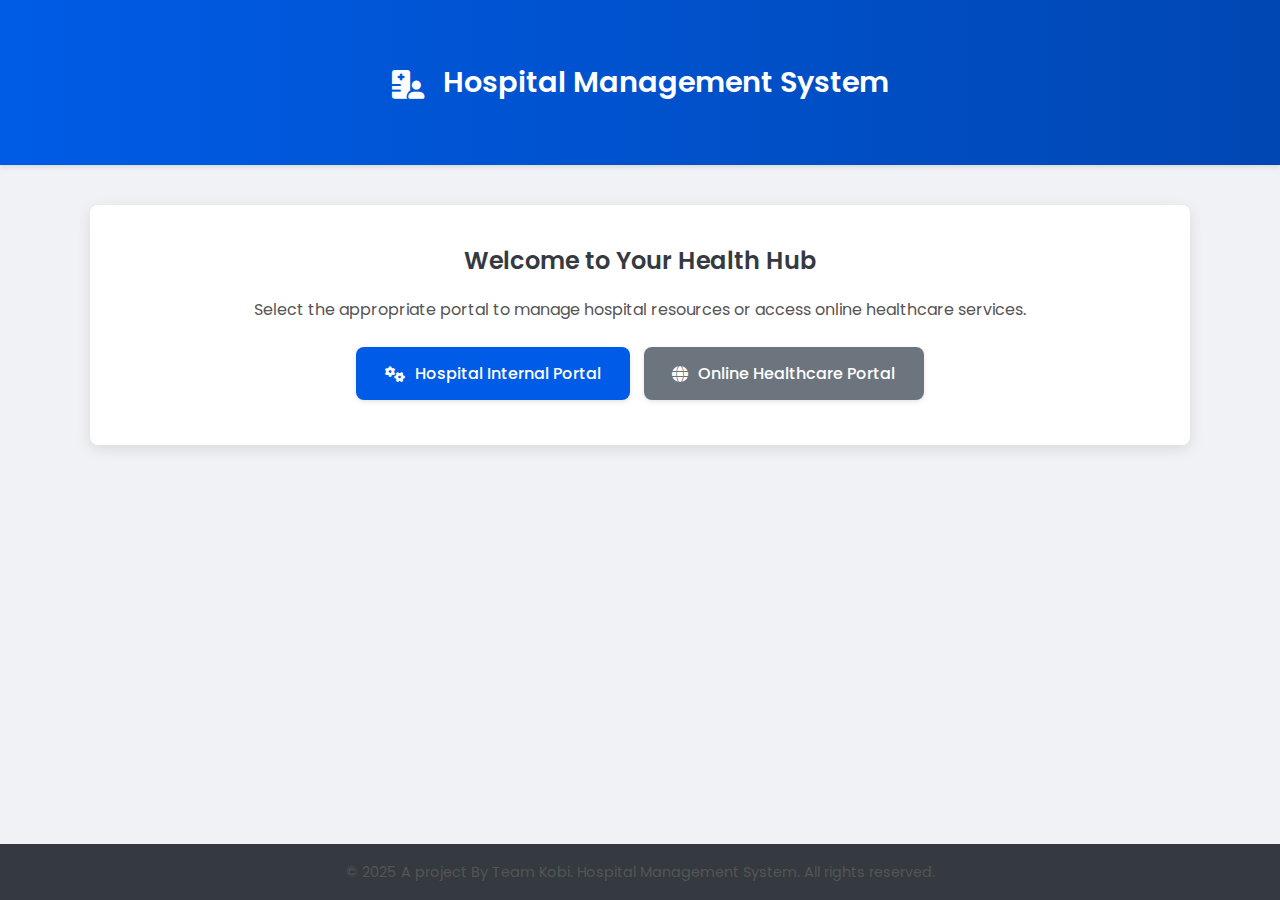
<file: index.html>
<!DOCTYPE html>
<html lang="en">
<head>
    <meta charset="UTF-8">
    <meta name="viewport" content="width=device-width, initial-scale=1.0">
    <title>Hospital Management System</title>
    <!-- Google Font -->
    <link href="https://fonts.googleapis.com/css2?family=Poppins:wght@300;400;500;600&display=swap" rel="stylesheet">
    <!-- Font Awesome -->
    <link rel="stylesheet" href="https://cdnjs.cloudflare.com/ajax/libs/font-awesome/6.2.0/css/all.min.css">
    <link rel="stylesheet" href="style.css">
</head>
<body>
    <header class="main-header">
        <div class="container">
             <h1><i class="fas fa-hospital-user"></i> Hospital Management System</h1>
        </div>
    </header>
    <main class="container home-container">
        <h2>Welcome to Your Health Hub</h2>
        <p>Select the appropriate portal to manage hospital resources or access online healthcare services.</p>
        <nav class="portal-links">
            <a href="internal.html" class="button button-primary"><i class="fas fa-cogs"></i> Hospital Internal Portal</a>
            <a href="online.html" class="button button-secondary"><i class="fas fa-globe"></i> Online Healthcare Portal</a>
        </nav>
    </main>
    <footer class="main-footer">
        <p>© 2025 A project By Team Kobi. Hospital Management System. All rights reserved.</p>
    </footer>
</body>
</html>
</file>
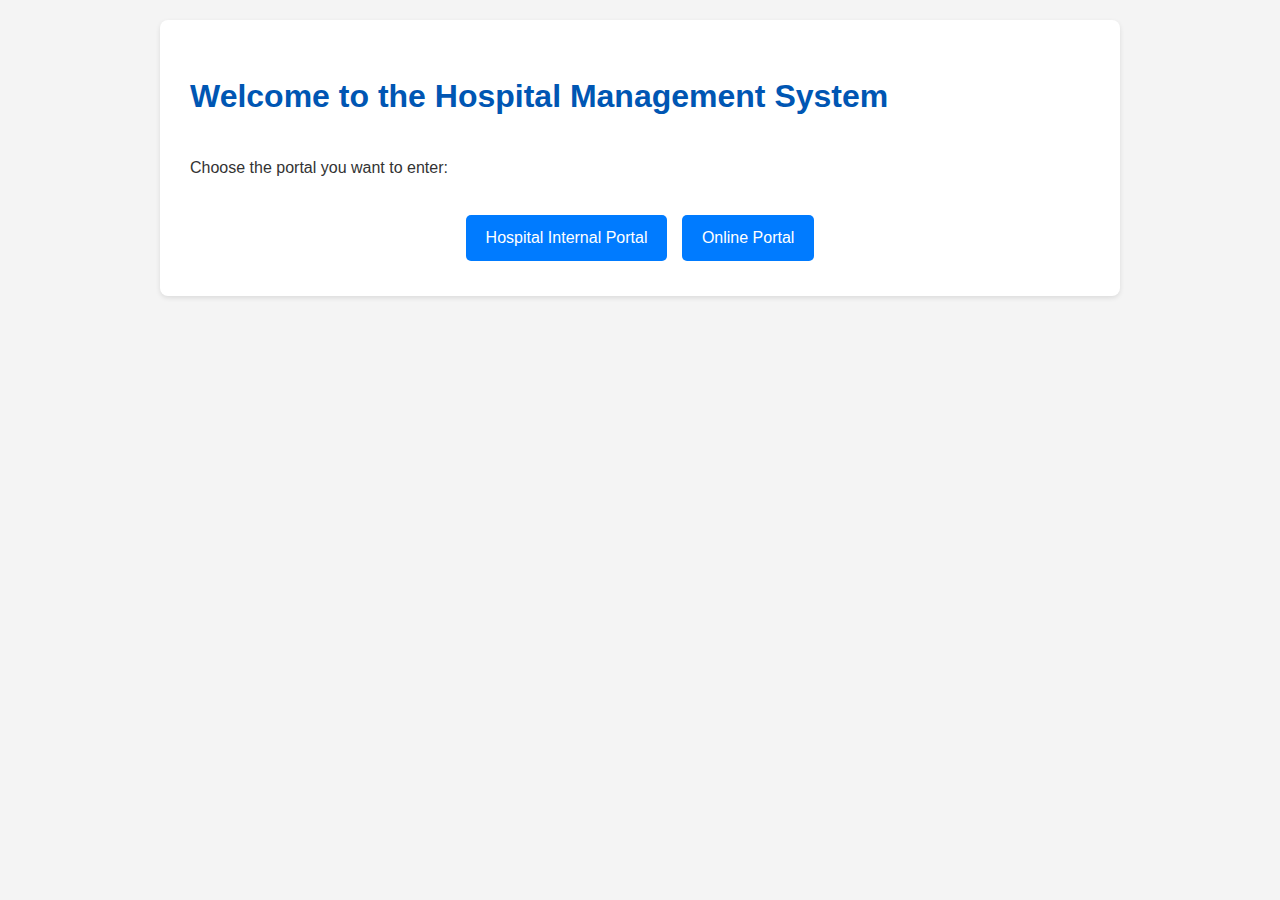
<file: Semi_4th/Project_Report/Temp/index.html>
<!DOCTYPE html>
<html lang="en">
<head>
    <meta charset="UTF-8">
    <meta name="viewport" content="width=device-width, initial-scale=1.0">
    <title>Hospital Management System</title>
    <link rel="stylesheet" href="style.css">
</head>
<body>
    <div class="container">
        <h1>Welcome to the Hospital Management System</h1>
        <p>Choose the portal you want to enter:</p>
        <div class="portal-links">
            <a href="internal.html" class="button">Hospital Internal Portal</a>
            <a href="online.html" class="button">Online Portal</a>
        </div>
    </div>
</body>
</html>
</file>
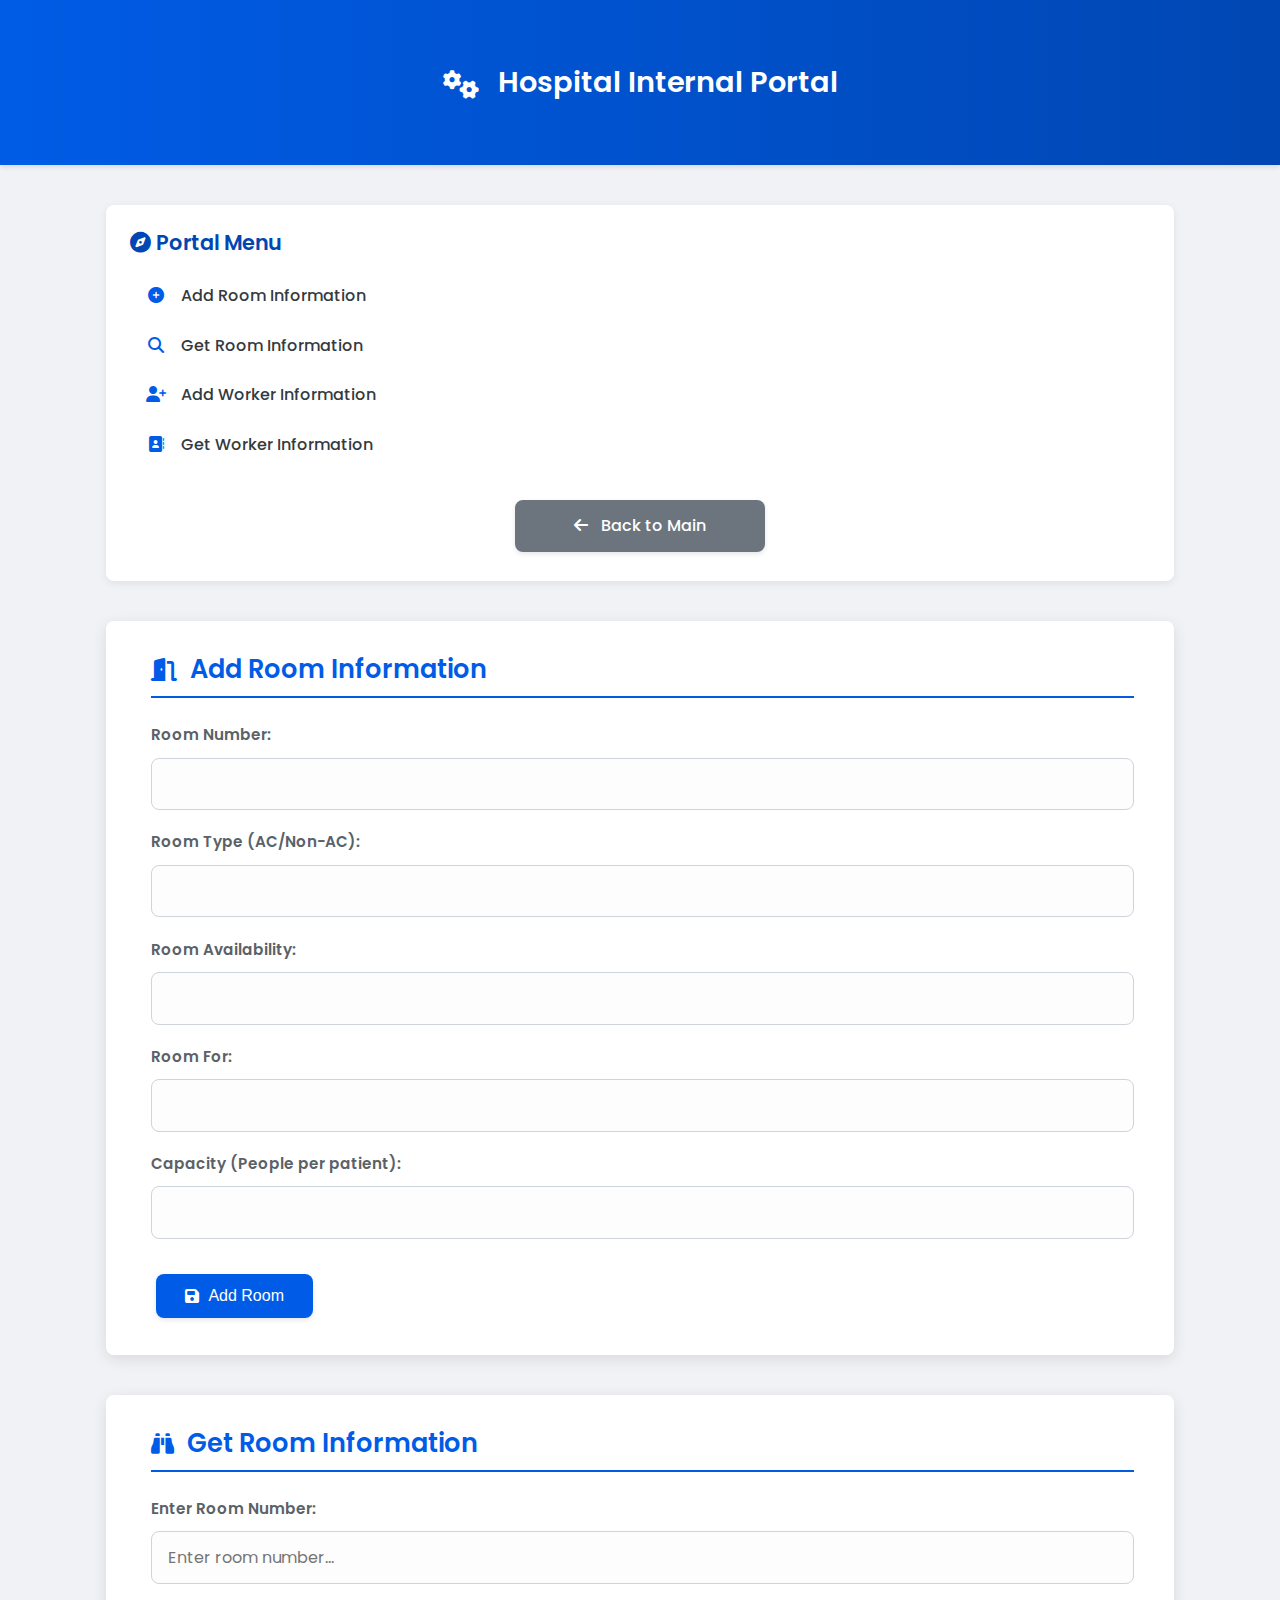
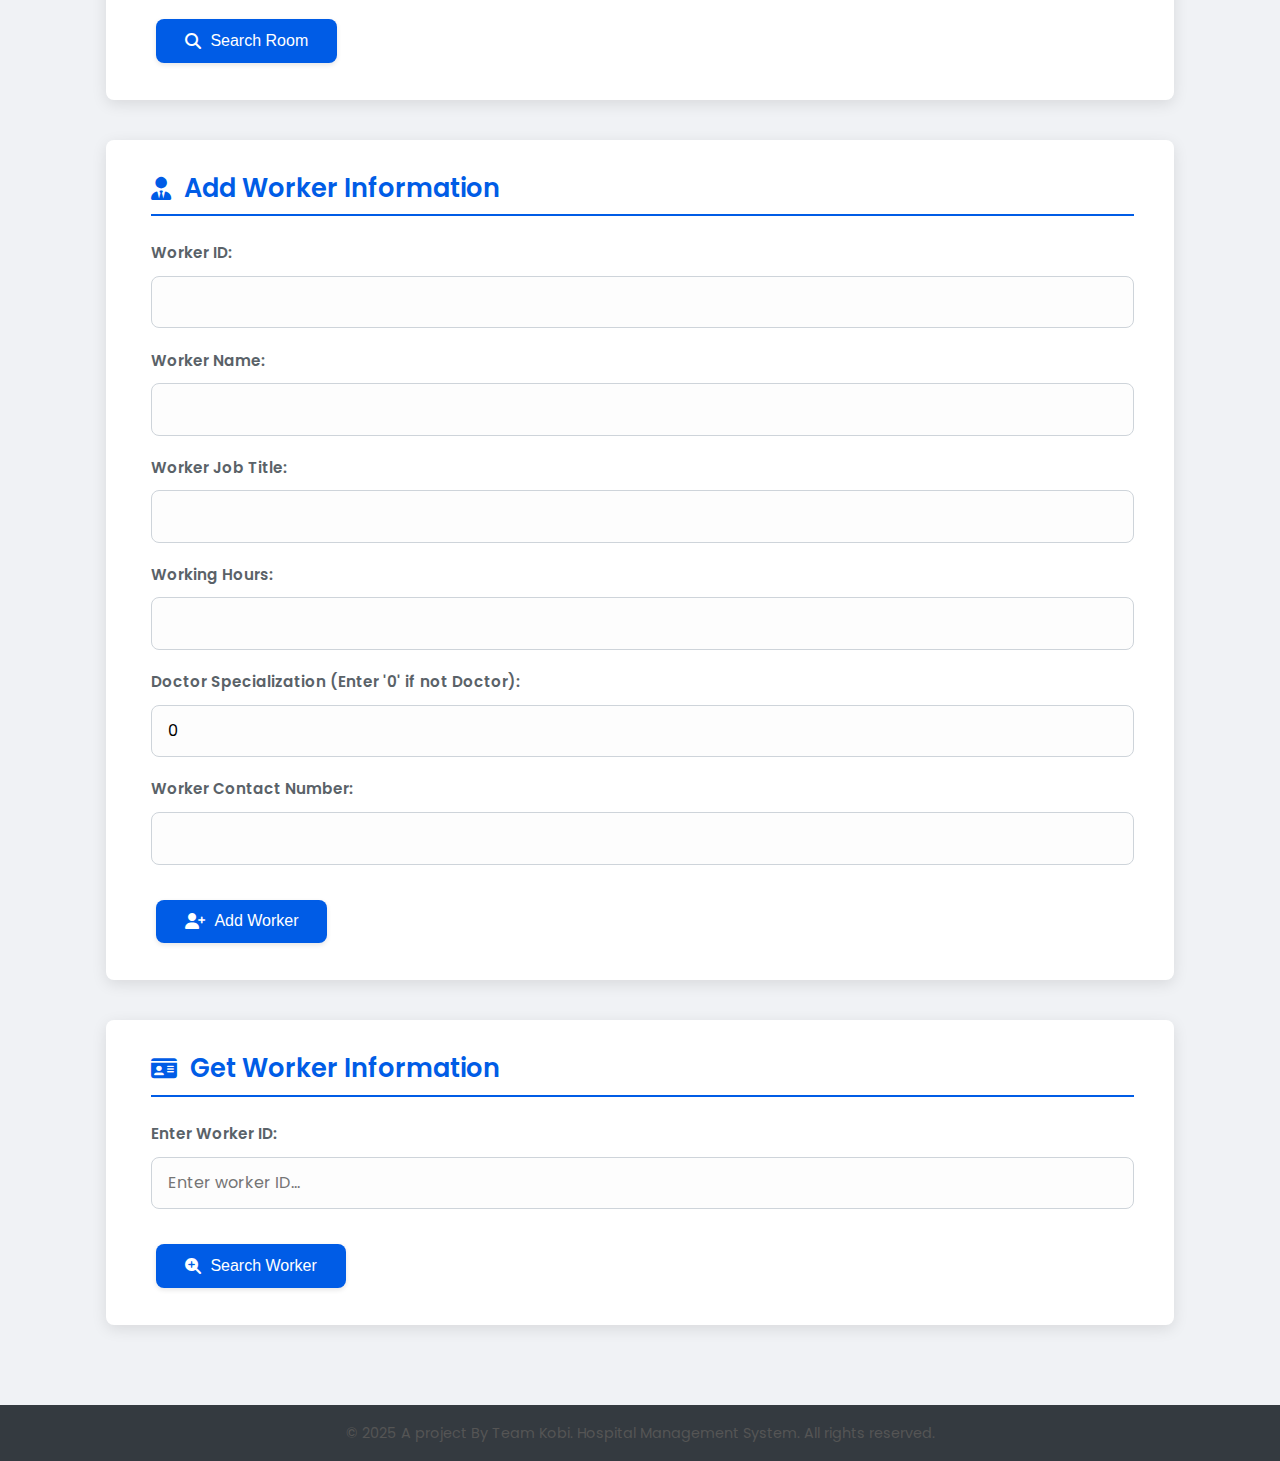
<file: internal.html>
<!DOCTYPE html>
<html lang="en">
<head>
    <meta charset="UTF-8">
    <meta name="viewport" content="width=device-width, initial-scale=1.0">
    <title>Hospital Internal Portal</title>
    <!-- Google Font -->
    <link href="https://fonts.googleapis.com/css2?family=Poppins:wght@300;400;500;600&display=swap" rel="stylesheet">
    <!-- Font Awesome -->
    <link rel="stylesheet" href="https://cdnjs.cloudflare.com/ajax/libs/font-awesome/6.2.0/css/all.min.css">
    <link rel="stylesheet" href="style.css">
</head>
<body>
    <header class="main-header">
         <div class="container">
              <h1><i class="fas fa-cogs"></i> Hospital Internal Portal</h1>
         </div>
    </header>

    <main class="container">
        <nav class="sidebar"> <!-- Changed nav structure slightly -->
            <h3><i class="fas fa-compass"></i> Portal Menu</h3>
            <ul>
                <li><a href="#add-room-section" class="nav-link"><i class="fas fa-plus-circle"></i> Add Room Information</a></li>
                <li><a href="#search-room-section" class="nav-link"><i class="fas fa-search"></i> Get Room Information</a></li>
                <li><a href="#add-worker-section" class="nav-link"><i class="fas fa-user-plus"></i> Add Worker Information</a></li>
                <li><a href="#search-worker-section" class="nav-link"><i class="fas fa-address-book"></i> Get Worker Information</a></li>
            </ul>
            <a href="index.html" class="home-link button button-secondary"><i class="fas fa-arrow-left"></i> Back to Main</a>
        </nav>

        <!-- Sections remain the same structure but use updated h2 class -->
        <section id="add-room-section" class="content-section">
            <h2 class="section-title"><i class="fas fa-door-open"></i> Add Room Information</h2>
            <form id="add-room-form">
                 <!-- Form fields ... -->
                 <label for="room-number">Room Number:</label>
                 <input type="text" id="room-number" required>
                 <label for="room-type">Room Type (AC/Non-AC):</label>
                 <input type="text" id="room-type" required>
                 <label for="room-availability">Room Availability:</label>
                 <input type="text" id="room-availability" required>
                 <label for="room-for">Room For:</label>
                 <input type="text" id="room-for" required>
                 <label for="room-capacity">Capacity (People per patient):</label>
                 <input type="number" id="room-capacity" required>
                <button type="submit"><i class="fas fa-save"></i> Add Room</button>
            </form>
            <div class="output" id="add-room-output"></div> <!-- JS will add icons here -->
        </section>

        <section id="search-room-section" class="content-section">
            <h2 class="section-title"><i class="fas fa-binoculars"></i> Get Room Information</h2>
            <form id="search-room-form">
                <!-- Form fields ... -->
                 <label for="search-room-number">Enter Room Number:</label>
                 <input type="search" id="search-room-number" placeholder="Enter room number..." required>
                <button type="submit"><i class="fas fa-search"></i> Search Room</button>
            </form>
            <div class="results" id="search-room-results"></div> <!-- JS will add icons/results -->
        </section>

        <section id="add-worker-section" class="content-section">
            <h2 class="section-title"><i class="fas fa-user-tie"></i> Add Worker Information</h2>
            <form id="add-worker-form">
                <!-- Form fields ... -->
                 <label for="worker-id">Worker ID:</label>
                 <input type="text" id="worker-id" required>
                 <label for="worker-name">Worker Name:</label>
                 <input type="text" id="worker-name" required>
                 <label for="worker-job-title">Worker Job Title:</label>
                 <input type="text" id="worker-job-title" required>
                 <label for="worker-hours">Working Hours:</label>
                 <input type="text" id="worker-hours" required>
                 <div id="doctor-spec-field">
                     <label for="doctor-specialization">Doctor Specialization (Enter '0' if not Doctor):</label>
                    <input type="text" id="doctor-specialization" value="0">
                 </div>
                 <label for="worker-contact">Worker Contact Number:</label>
                 <input type="text" id="worker-contact" required>
                <button type="submit"><i class="fas fa-user-plus"></i> Add Worker</button>
            </form>
             <div class="output" id="add-worker-output"></div>
        </section>

        <section id="search-worker-section" class="content-section">
            <h2 class="section-title"><i class="fas fa-id-card"></i> Get Worker Information</h2>
            <form id="search-worker-form">
                 <!-- Form fields ... -->
                 <label for="search-worker-id">Enter Worker ID:</label>
                 <input type="search" id="search-worker-id" placeholder="Enter worker ID..." required>
                <button type="submit"><i class="fas fa-search-plus"></i> Search Worker</button>
            </form>
            <div class="results" id="search-worker-results"></div>
        </section>

    </main>
     <footer class="main-footer">
        <p>© 2025 A project By Team Kobi. Hospital Management System. All rights reserved.</p>
    </footer>
    <script src="internal.js"></script>
</body>
</html>
</file>
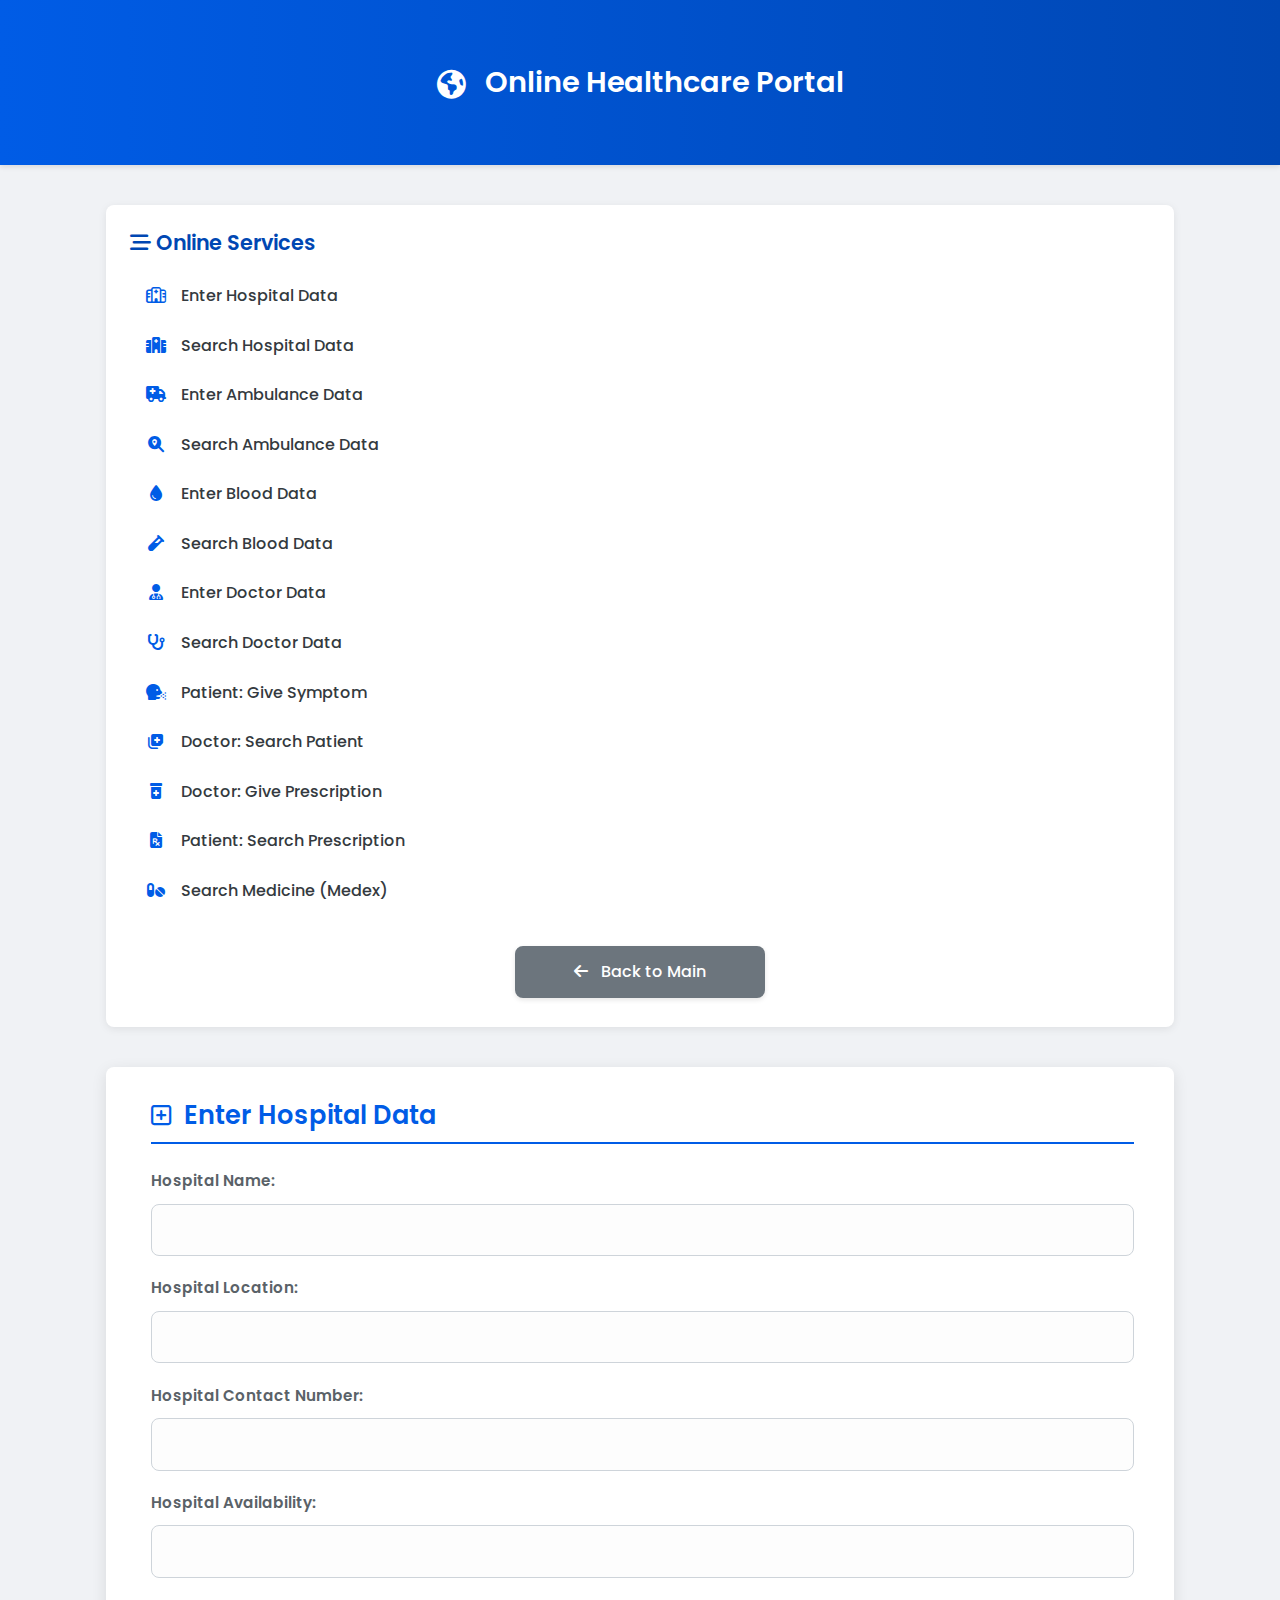
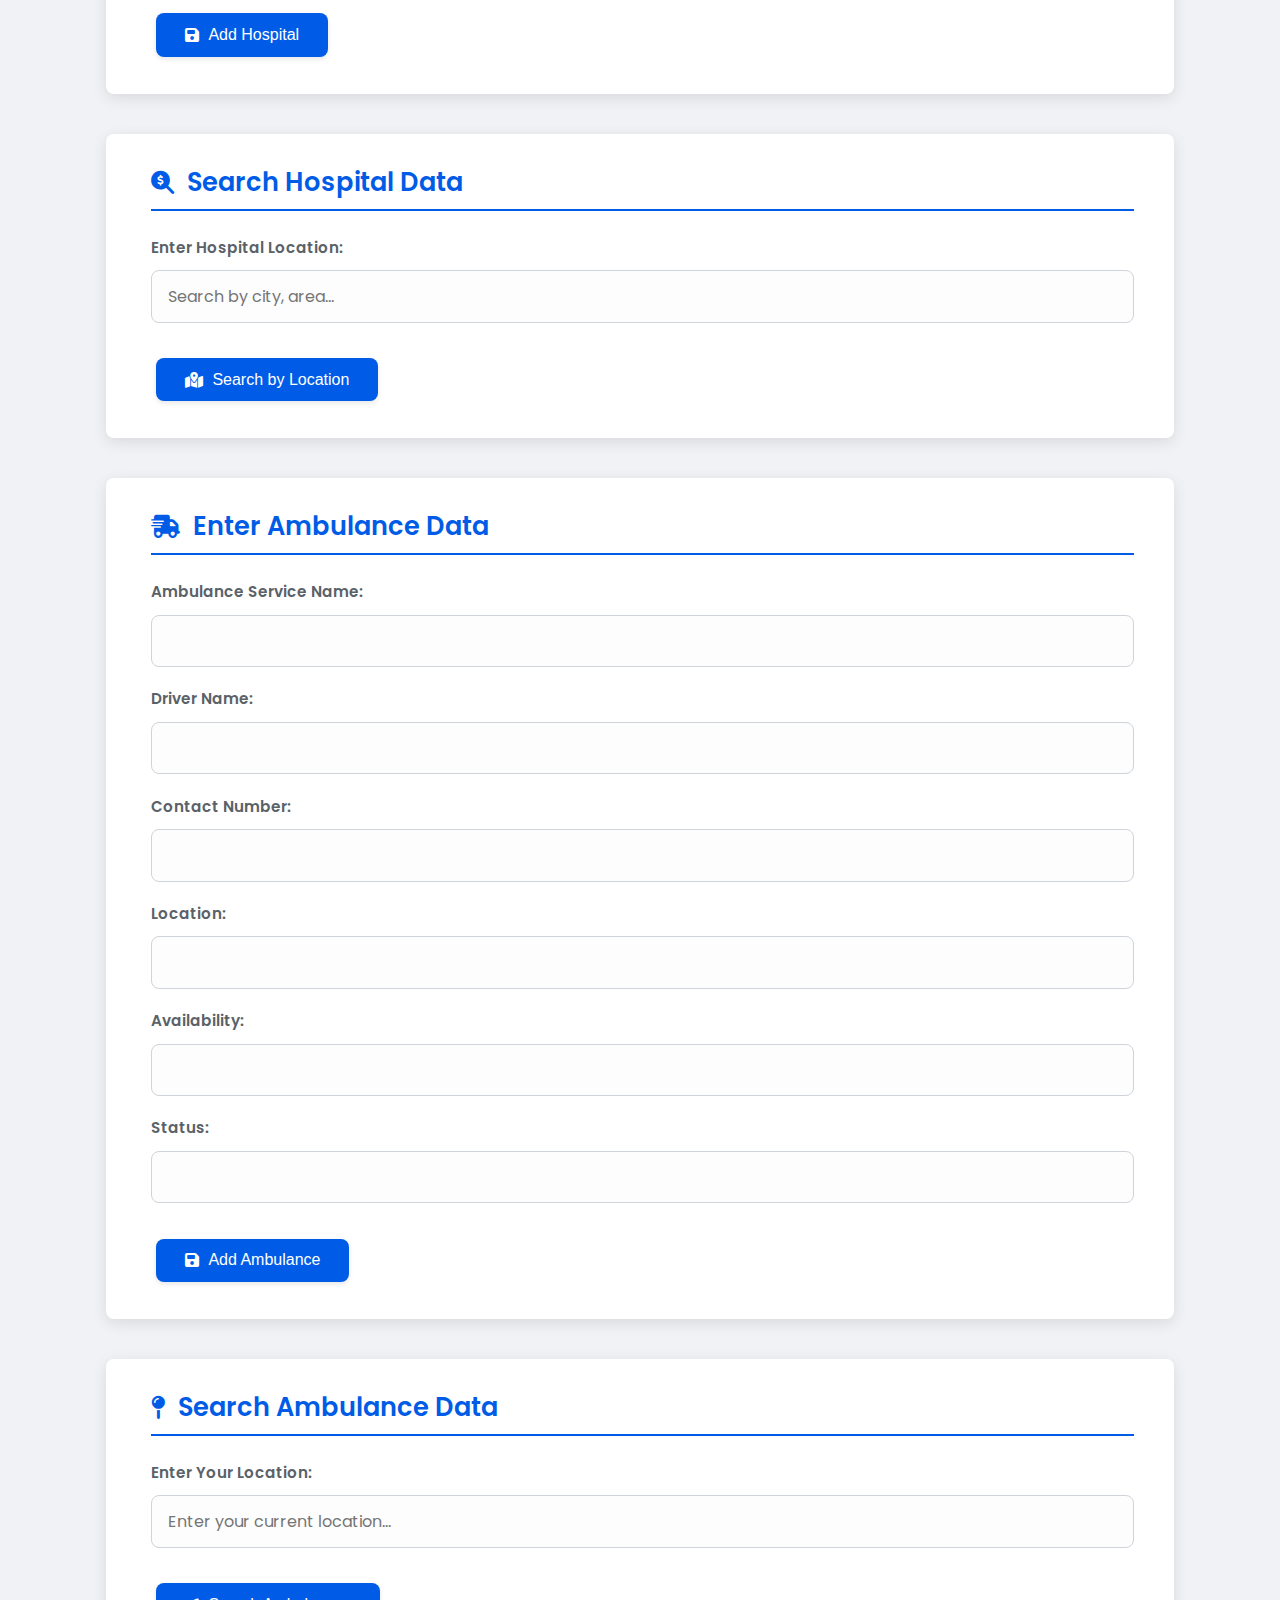
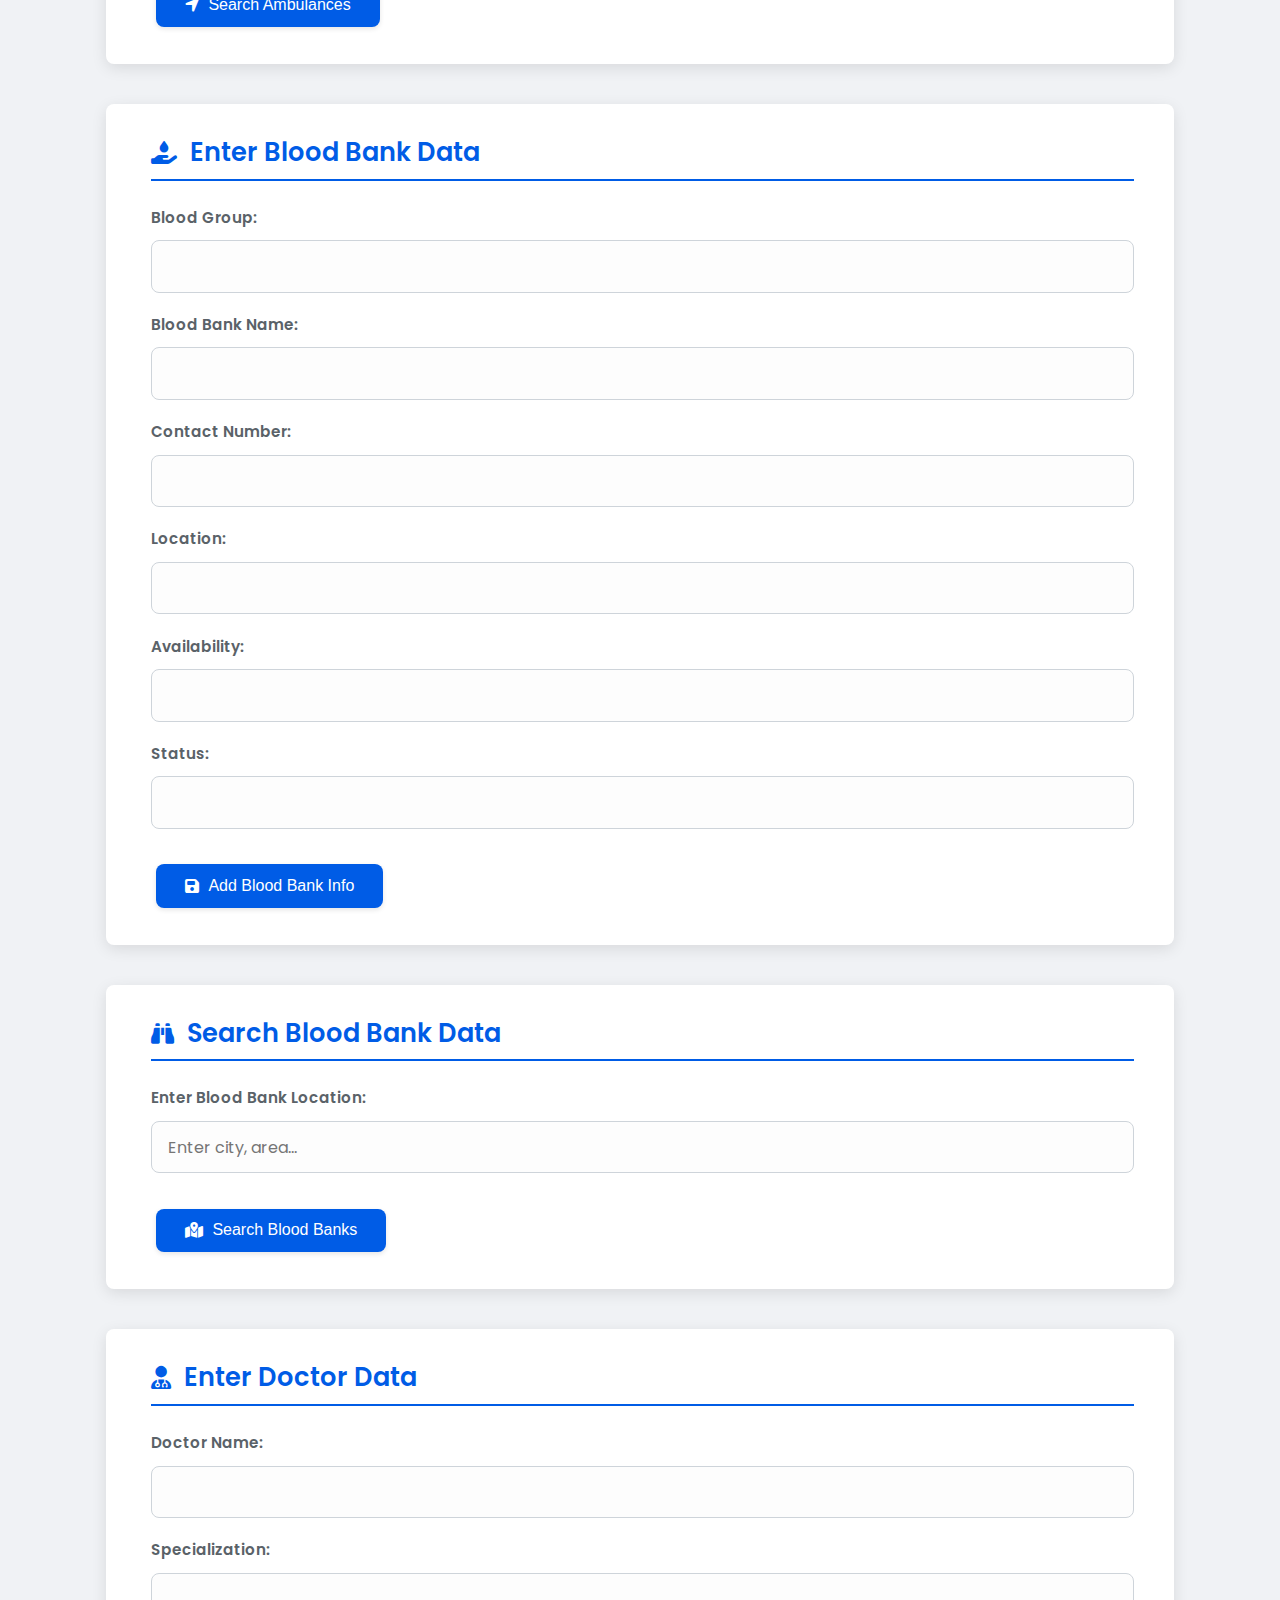
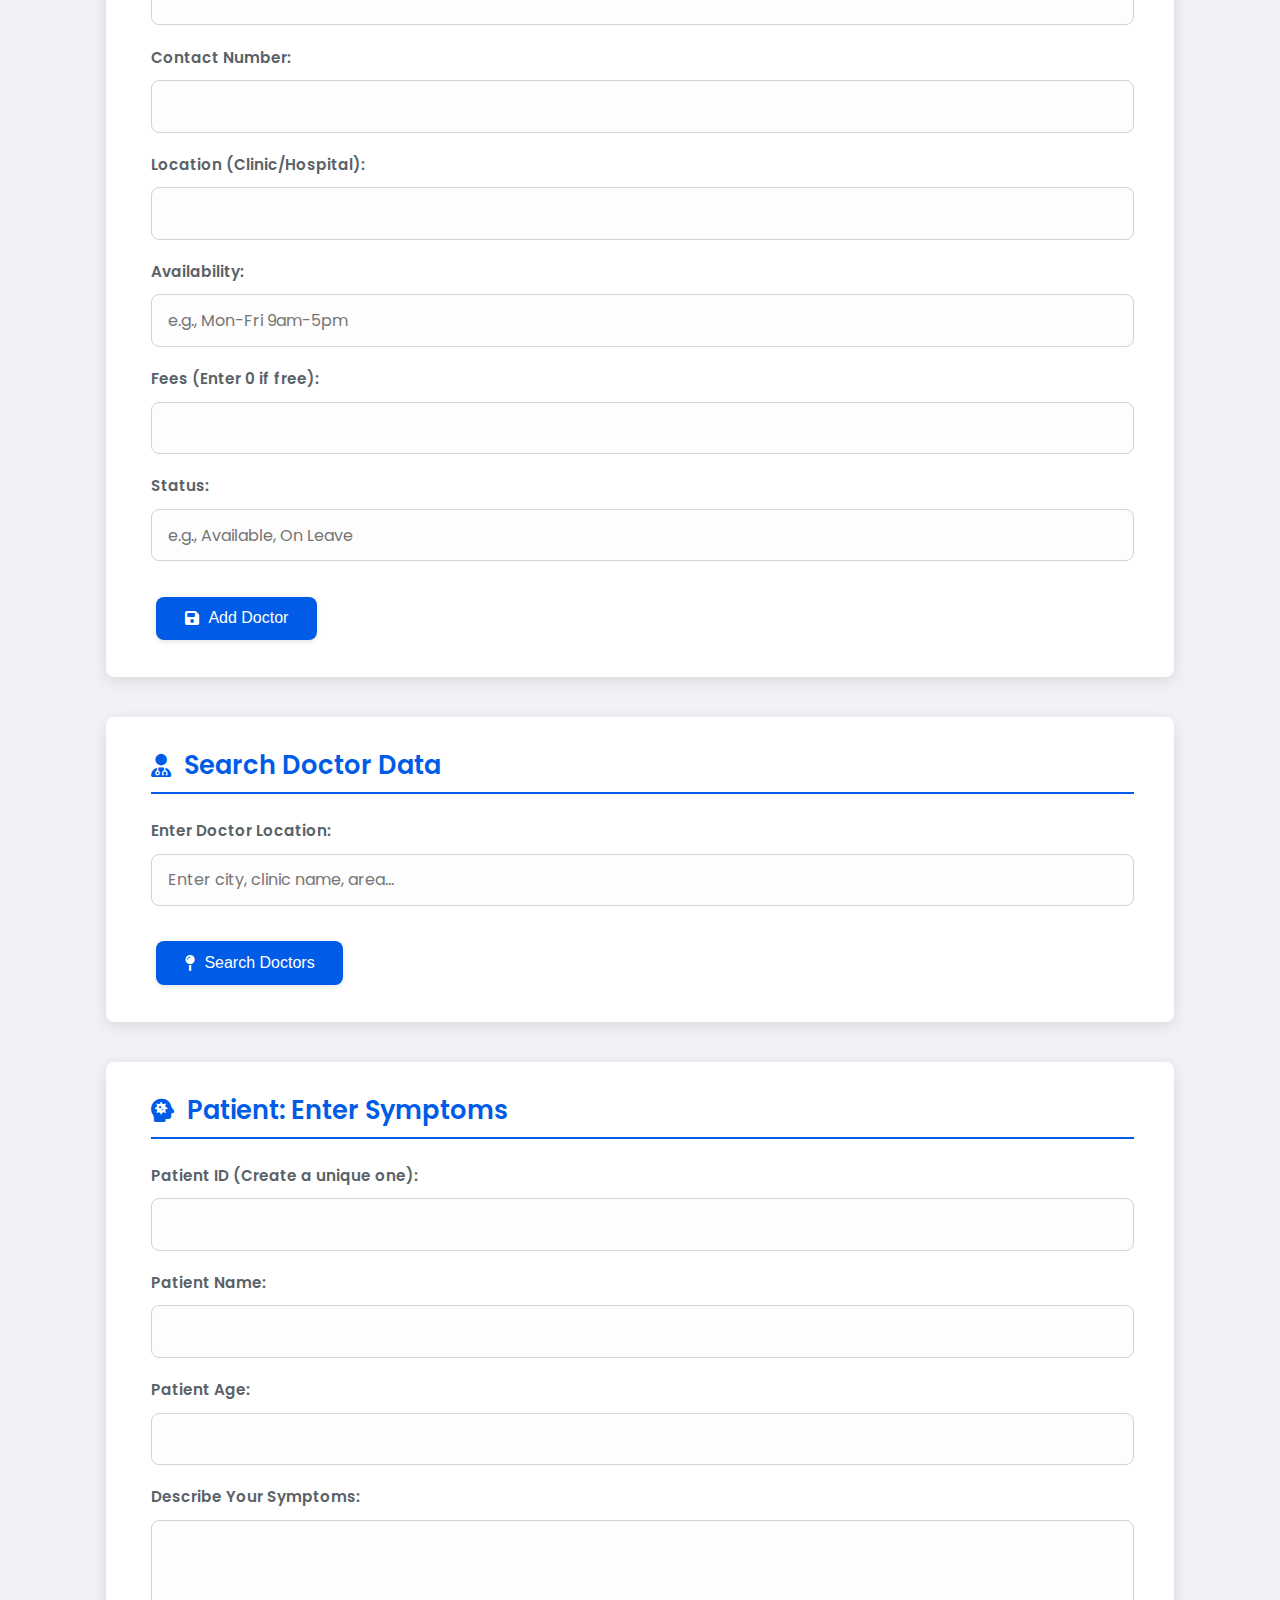
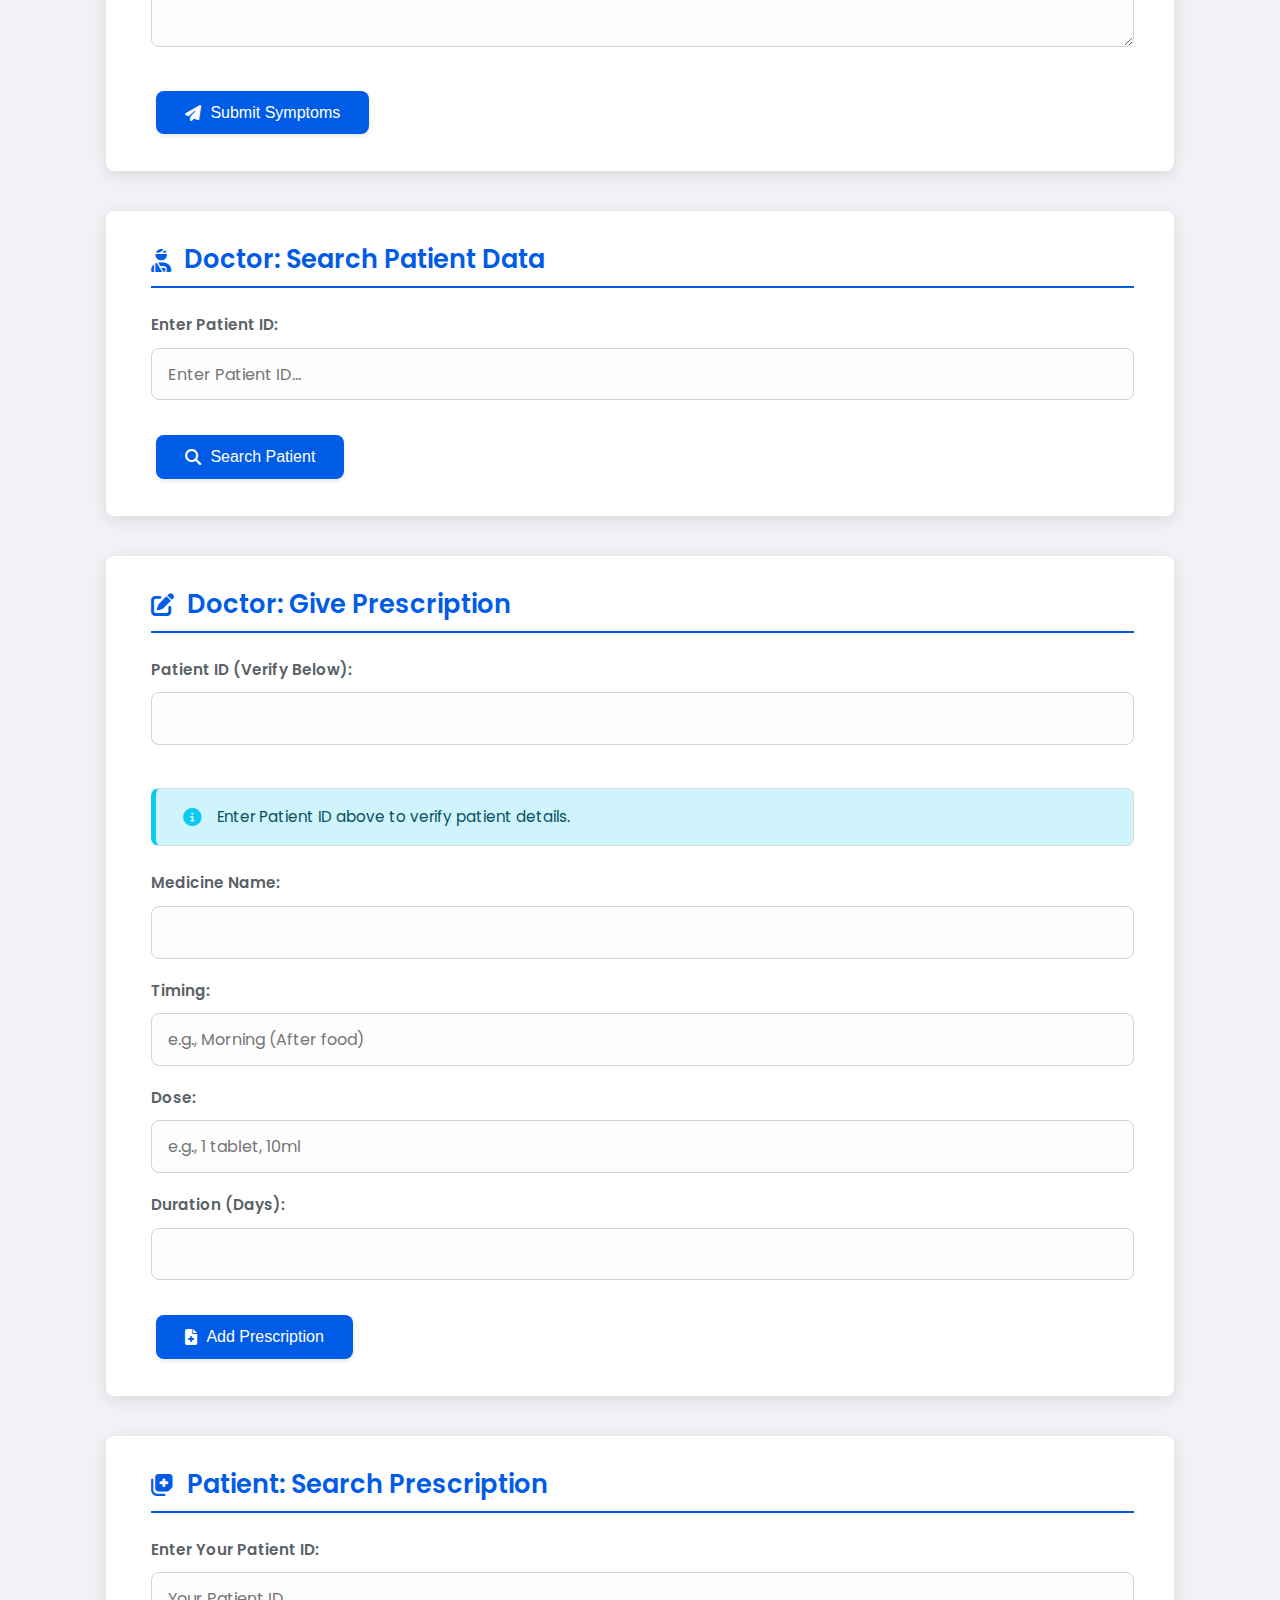
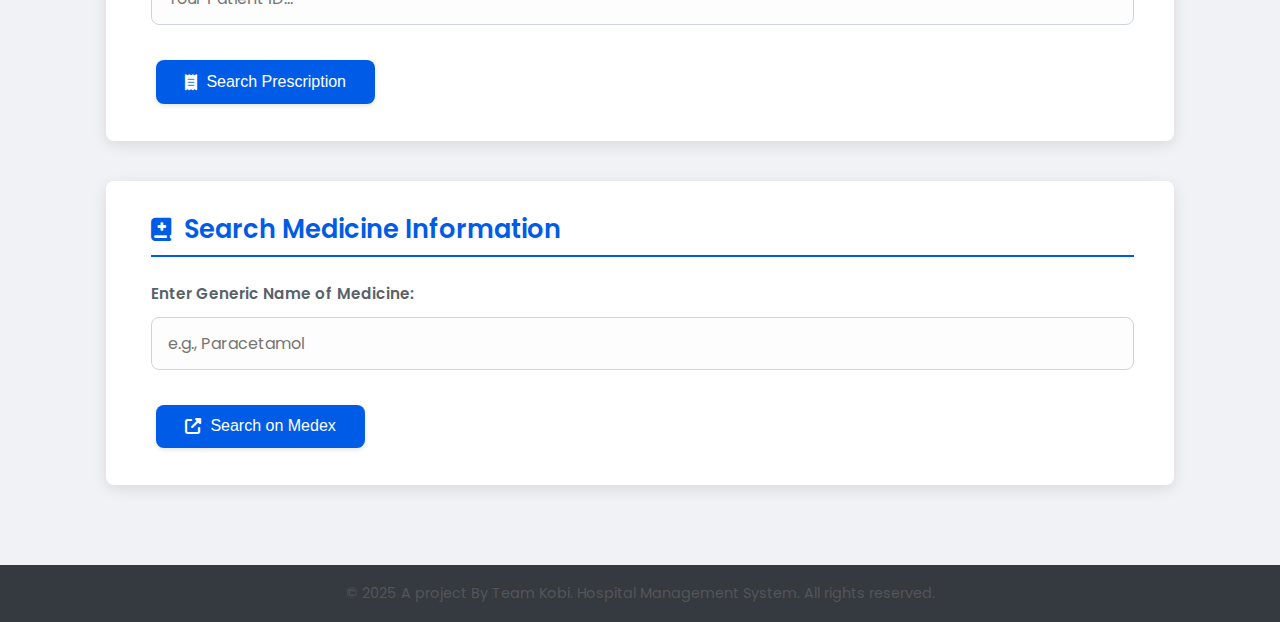
<file: online.html>
<!DOCTYPE html>
<html lang="en">
<head>
    <meta charset="UTF-8">
    <meta name="viewport" content="width=device-width, initial-scale=1.0">
    <title>Online Healthcare Portal</title>
     <!-- Google Font -->
    <link href="https://fonts.googleapis.com/css2?family=Poppins:wght@300;400;500;600&display=swap" rel="stylesheet">
    <!-- Font Awesome -->
    <link rel="stylesheet" href="https://cdnjs.cloudflare.com/ajax/libs/font-awesome/6.2.0/css/all.min.css">
    <link rel="stylesheet" href="style.css">
</head>
<body>
     <header class="main-header">
         <div class="container">
            <h1><i class="fas fa-globe-americas"></i> Online Healthcare Portal</h1>
         </div>
    </header>
    <main class="container">
         <nav class="sidebar">
             <h3><i class="fas fa-stream"></i> Online Services</h3>
             <ul>
                <li><a href="#add-hospital-section" class="nav-link"><i class="far fa-hospital"></i> Enter Hospital Data</a></li>
                <li><a href="#search-hospital-section" class="nav-link"><i class="fas fa-hospital-alt"></i> Search Hospital Data</a></li>
                <li><a href="#add-ambulance-section" class="nav-link"><i class="fas fa-ambulance"></i> Enter Ambulance Data</a></li>
                <li><a href="#search-ambulance-section" class="nav-link"><i class="fas fa-search-location"></i> Search Ambulance Data</a></li>
                <li><a href="#add-blood-section" class="nav-link"><i class="fas fa-tint"></i> Enter Blood Data</a></li>
                <li><a href="#search-blood-section" class="nav-link"><i class="fas fa-vial"></i> Search Blood Data</a></li>
                <li><a href="#add-doctor-section" class="nav-link"><i class="fas fa-user-md"></i> Enter Doctor Data</a></li>
                <li><a href="#search-doctor-section" class="nav-link"><i class="fas fa-stethoscope"></i> Search Doctor Data</a></li>
                <li><a href="#add-symptom-section" class="nav-link"><i class="fas fa-head-side-cough"></i> Patient: Give Symptom</a></li>
                <li><a href="#search-patient-section" class="nav-link"><i class="fas fa-notes-medical"></i> Doctor: Search Patient</a></li>
                <li><a href="#add-prescription-section" class="nav-link"><i class="fas fa-prescription-bottle-alt"></i> Doctor: Give Prescription</a></li>
                <li><a href="#search-prescription-section" class="nav-link"><i class="fas fa-file-prescription"></i> Patient: Search Prescription</a></li>
                <li><a href="#medex-redirect-section" class="nav-link"><i class="fas fa-pills"></i> Search Medicine (Medex)</a></li>
            </ul>
             <a href="index.html" class="home-link button button-secondary"><i class="fas fa-arrow-left"></i> Back to Main</a>
        </nav>

        <!-- Section 1: Add Hospital -->
        <section id="add-hospital-section" class="content-section">
            <h2 class="section-title"><i class="far fa-plus-square"></i> Enter Hospital Data</h2>
            <form id="add-hospital-form">
                <label for="hospital-name">Hospital Name:</label>
                <input type="text" id="hospital-name" required>
                <label for="hospital-location">Hospital Location:</label>
                <input type="text" id="hospital-location" required>
                <label for="hospital-number">Hospital Contact Number:</label>
                <input type="text" id="hospital-number" required>
                <label for="hospital-availability">Hospital Availability:</label>
                <input type="text" id="hospital-availability" required>
                <button type="submit"><i class="fas fa-save"></i> Add Hospital</button>
            </form>
            <div class="output" id="add-hospital-output"></div>
        </section>

        <!-- Section 2: Search Hospital -->
        <section id="search-hospital-section" class="content-section">
             <h2 class="section-title"><i class="fas fa-search-dollar"></i> Search Hospital Data</h2>
             <form id="search-hospital-form">
                 <label for="search-hospital-location">Enter Hospital Location:</label>
                <input type="search" id="search-hospital-location" placeholder="Search by city, area..." required>
                 <button type="submit"><i class="fas fa-map-marked-alt"></i> Search by Location</button>
             </form>
            <div class="results" id="search-hospital-results"></div>
        </section>

        <!-- Section 3: Add Ambulance -->
         <section id="add-ambulance-section" class="content-section">
             <h2 class="section-title"><i class="fas fa-shipping-fast"></i> Enter Ambulance Data</h2>
              <form id="add-ambulance-form">
                 <label for="ambulance-name">Ambulance Service Name:</label>
                 <input type="text" id="ambulance-name" required>
                 <label for="ambulance-driver">Driver Name:</label>
                 <input type="text" id="ambulance-driver" required>
                 <label for="ambulance-number">Contact Number:</label>
                 <input type="text" id="ambulance-number" required>
                 <label for="ambulance-location">Location:</label>
                 <input type="text" id="ambulance-location" required>
                 <label for="ambulance-availability">Availability:</label>
                 <input type="text" id="ambulance-availability" required>
                 <label for="ambulance-status">Status:</label>
                 <input type="text" id="ambulance-status" required>
                 <button type="submit"><i class="fas fa-save"></i> Add Ambulance</button>
             </form>
             <div class="output" id="add-ambulance-output"></div>
        </section>

        <!-- Section 4: Search Ambulance -->
        <section id="search-ambulance-section" class="content-section">
            <h2 class="section-title"><i class="fas fa-map-pin"></i> Search Ambulance Data</h2>
            <form id="search-ambulance-form">
                 <label for="search-ambulance-location">Enter Your Location:</label>
                <input type="search" id="search-ambulance-location" placeholder="Enter your current location..." required>
                <button type="submit"><i class="fas fa-location-arrow"></i> Search Ambulances</button>
            </form>
            <div class="results" id="search-ambulance-results"></div>
        </section>

         <!-- Section 5: Add Blood -->
        <section id="add-blood-section" class="content-section">
             <h2 class="section-title"><i class="fas fa-hand-holding-water"></i> Enter Blood Bank Data</h2>
             <form id="add-blood-form">
                 <label for="blood-group">Blood Group:</label>
                 <input type="text" id="blood-group" required>
                 <label for="blood-bank-name">Blood Bank Name:</label>
                 <input type="text" id="blood-bank-name" required>
                 <label for="blood-bank-number">Contact Number:</label>
                 <input type="text" id="blood-bank-number" required>
                 <label for="blood-bank-location">Location:</label>
                 <input type="text" id="blood-bank-location" required>
                 <label for="blood-bank-availability">Availability:</label>
                 <input type="text" id="blood-bank-availability" required>
                 <label for="blood-bank-status">Status:</label>
                 <input type="text" id="blood-bank-status" required>
                 <button type="submit"><i class="fas fa-save"></i> Add Blood Bank Info</button>
             </form>
             <div class="output" id="add-blood-output"></div>
        </section>

        <!-- Section 6: Search Blood -->
        <section id="search-blood-section" class="content-section">
            <h2 class="section-title"><i class="fas fa-binoculars"></i> Search Blood Bank Data</h2>
            <form id="search-blood-form">
                 <label for="search-blood-location">Enter Blood Bank Location:</label>
                <input type="search" id="search-blood-location" required placeholder="Enter city, area...">
                 <button type="submit"><i class="fas fa-map-marked-alt"></i> Search Blood Banks</button>
            </form>
            <div class="results" id="search-blood-results"></div>
        </section>

         <!-- Section 7: Add Doctor -->
         <section id="add-doctor-section" class="content-section">
             <h2 class="section-title"><i class="fas fa-user-md"></i> Enter Doctor Data</h2>
             <form id="add-doctor-form">
                 <label for="doctor-name">Doctor Name:</label>
                 <input type="text" id="doctor-name" required>
                 <label for="online-doctor-specialization">Specialization:</label>
                 <input type="text" id="online-doctor-specialization" required>
                 <label for="doctor-number">Contact Number:</label>
                 <input type="text" id="doctor-number" required>
                 <label for="doctor-location">Location (Clinic/Hospital):</label>
                 <input type="text" id="doctor-location" required>
                 <label for="doctor-availability">Availability:</label>
                 <input type="text" id="doctor-availability" required placeholder="e.g., Mon-Fri 9am-5pm">
                 <label for="doctor-fees">Fees (Enter 0 if free):</label>
                 <input type="number" id="doctor-fees" step="0.01" required min="0">
                 <label for="doctor-status">Status:</label>
                 <input type="text" id="doctor-status" required placeholder="e.g., Available, On Leave">
                 <button type="submit"><i class="fas fa-save"></i> Add Doctor</button>
             </form>
             <div class="output" id="add-doctor-output"></div>
         </section>

         <!-- Section 8: Search Doctor -->
        <section id="search-doctor-section" class="content-section">
            <h2 class="section-title"><i class="fas fa-user-md"></i> Search Doctor Data</h2>
             <form id="search-doctor-form">
                <label for="search-doctor-location">Enter Doctor Location:</label>
                <input type="search" id="search-doctor-location" required placeholder="Enter city, clinic name, area...">
                 <button type="submit"><i class="fas fa-map-pin"></i> Search Doctors</button>
            </form>
            <div class="results" id="search-doctor-results"></div>
        </section>

         <!-- Section 9: Patient Give Symptom -->
        <section id="add-symptom-section" class="content-section">
             <h2 class="section-title"><i class="fas fa-head-side-virus"></i> Patient: Enter Symptoms</h2>
             <form id="add-symptom-form">
                <label for="patient-id">Patient ID (Create a unique one):</label>
                <input type="text" id="patient-id" required>
                <label for="patient-name">Patient Name:</label>
                <input type="text" id="patient-name" required>
                <label for="patient-age">Patient Age:</label>
                <input type="text" id="patient-age" required> <!-- Use text for flexibility e.g., "30 years" -->
                <label for="patient-symptom">Describe Your Symptoms:</label>
                <textarea id="patient-symptom" rows="4" required></textarea>
                <button type="submit"><i class="fas fa-paper-plane"></i> Submit Symptoms</button>
            </form>
             <div class="output" id="add-symptom-output"></div>
        </section>

         <!-- Section 10: Doctor Search Patient -->
         <section id="search-patient-section" class="content-section">
            <h2 class="section-title"><i class="fas fa-user-injured"></i> Doctor: Search Patient Data</h2>
            <form id="search-patient-form">
                <label for="search-patient-id">Enter Patient ID:</label>
                <input type="search" id="search-patient-id" required placeholder="Enter Patient ID...">
                <button type="submit"><i class="fas fa-search"></i> Search Patient</button>
            </form>
             <div class="results" id="search-patient-results"></div>
        </section>

        <!-- Section 11: Doctor Give Prescription -->
         <section id="add-prescription-section" class="content-section">
            <h2 class="section-title"><i class="fas fa-edit"></i> Doctor: Give Prescription</h2>
            <form id="add-prescription-form">
                 <label for="pres-patient-id">Patient ID (Verify Below):</label>
                 <input type="text" id="pres-patient-id" required>
                 <!-- Patient info appears here, initially hidden/styled by JS -->
                 <div id="pres-patient-info" class="results info" style="margin-bottom: 1.5rem; display: none;"></div>

                 <label for="medicine-name">Medicine Name:</label>
                 <input type="text" id="medicine-name" required>
                 <label for="medicine-time">Timing:</label>
                 <input type="text" id="medicine-time" placeholder="e.g., Morning (After food)" required>
                 <label for="medicine-dose">Dose:</label>
                 <input type="text" id="medicine-dose" placeholder="e.g., 1 tablet, 10ml" required>
                 <label for="medicine-days">Duration (Days):</label>
                 <input type="number" id="medicine-days" required min="1"> <!-- Use number type for days -->
                 <button type="submit"><i class="fas fa-file-medical"></i> Add Prescription</button>
            </form>
             <div class="output" id="add-prescription-output"></div>
        </section>

        <!-- Section 12: Patient Search Prescription -->
        <section id="search-prescription-section" class="content-section">
            <h2 class="section-title"><i class="fas fa-notes-medical"></i> Patient: Search Prescription</h2>
             <form id="search-prescription-form">
                <label for="search-pres-patient-id">Enter Your Patient ID:</label>
                <input type="search" id="search-pres-patient-id" required placeholder="Your Patient ID...">
                 <button type="submit"><i class="fas fa-receipt"></i> Search Prescription</button>
            </form>
            <div class="results" id="search-prescription-results"></div>
        </section>

        <!-- Section 13: Medex Redirect -->
        <section id="medex-redirect-section" class="content-section">
             <h2 class="section-title"><i class="fas fa-book-medical"></i> Search Medicine Information</h2>
             <form id="medex-redirect-form">
                 <label for="medex-medicine-name">Enter Generic Name of Medicine:</label>
                 <input type="search" id="medex-medicine-name" required placeholder="e.g., Paracetamol">
                 <button type="submit"><i class="fas fa-external-link-alt"></i> Search on Medex</button>
            </form>
             <div class="output" id="medex-redirect-output"></div>
         </section>

    </main>
    <footer class="main-footer">
        <p>© 2025 A project By Team Kobi. Hospital Management System. All rights reserved.</p>
    </footer>
    <script src="online.js"></script>
</body>
</html>
</file>
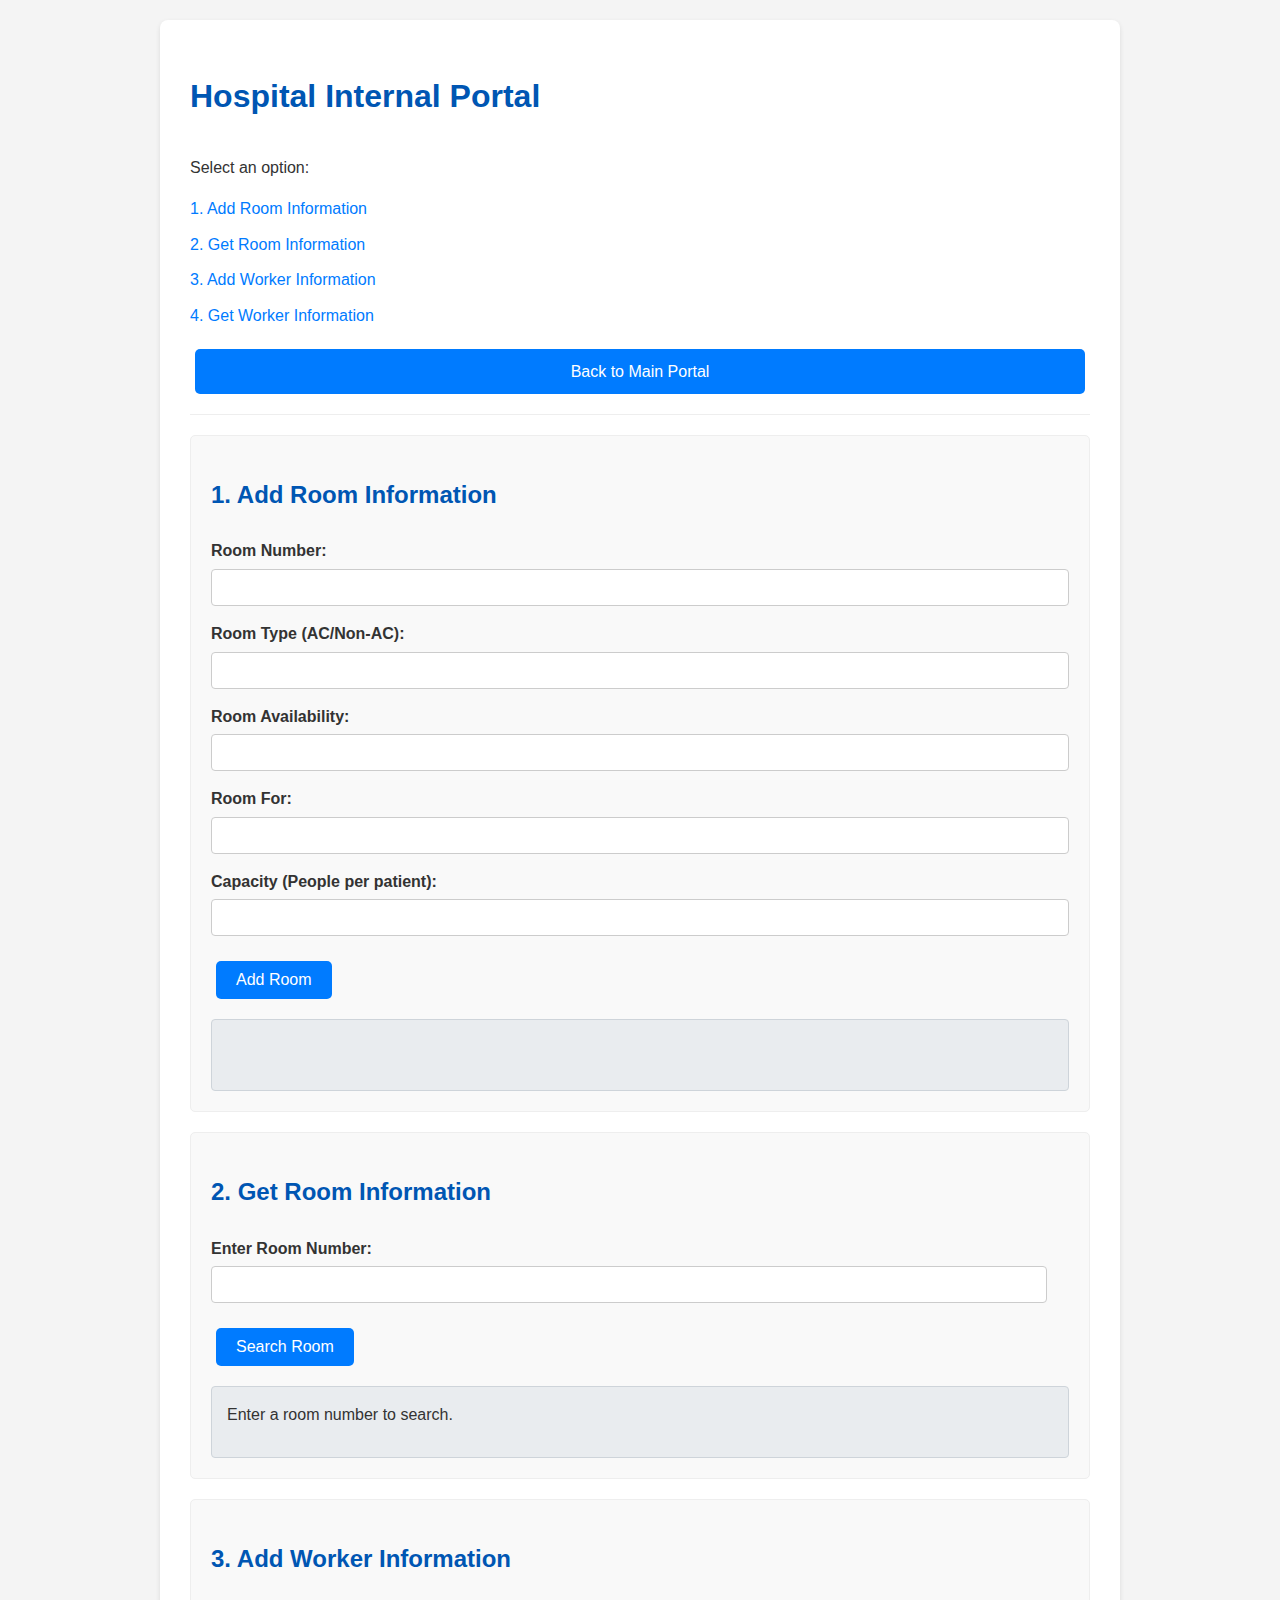
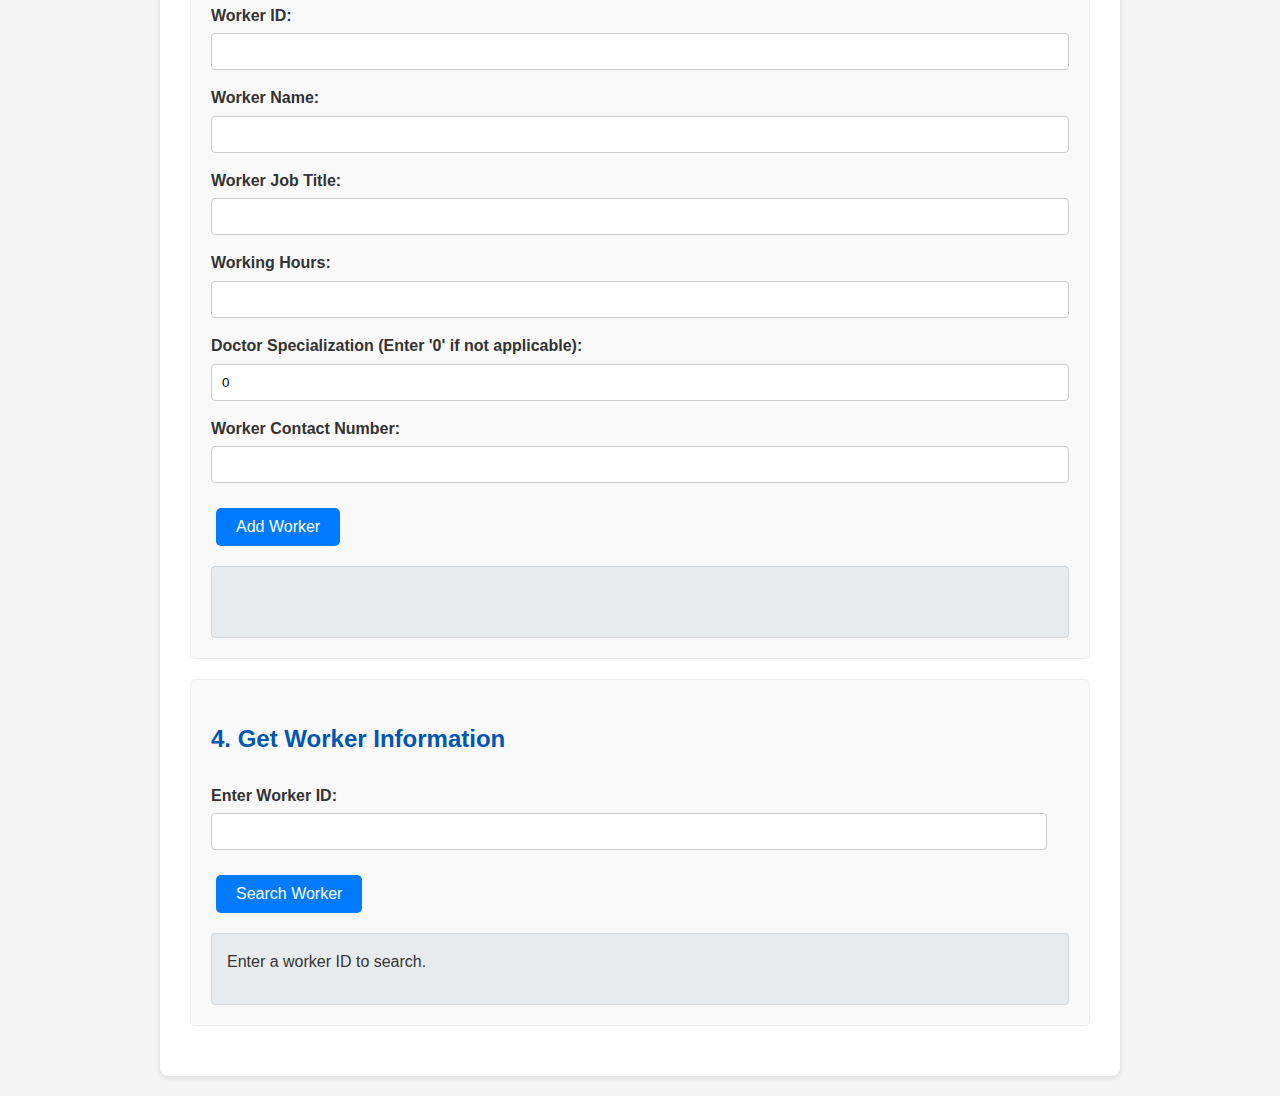
<file: Semi_4th/Project_Report/Temp/internal.html>
<!DOCTYPE html>
<html lang="en">
<head>
    <meta charset="UTF-8">
    <meta name="viewport" content="width=device-width, initial-scale=1.0">
    <title>Hospital Internal Portal</title>
    <link rel="stylesheet" href="style.css">
</head>
<body>
    <div class="container">
        <h1>Hospital Internal Portal</h1>
        <nav>
            <p>Select an option:</p>
            <ul>
                <li><a href="#add-room-section" class="nav-link">1. Add Room Information</a></li>
                <li><a href="#search-room-section" class="nav-link">2. Get Room Information</a></li>
                <li><a href="#add-worker-section" class="nav-link">3. Add Worker Information</a></li>
                <li><a href="#search-worker-section" class="nav-link">4. Get Worker Information</a></li>
            </ul>
             <a href="index.html" class="home-link button">Back to Main Portal</a>
        </nav>

        <!-- Section 1: Add Room -->
        <section id="add-room-section">
            <h2>1. Add Room Information</h2>
            <form id="add-room-form">
                <label for="room-number">Room Number:</label>
                <input type="text" id="room-number" required>

                <label for="room-type">Room Type (AC/Non-AC):</label>
                <input type="text" id="room-type" required>

                <label for="room-availability">Room Availability:</label>
                <input type="text" id="room-availability" required>

                <label for="room-for">Room For:</label>
                <input type="text" id="room-for" required>

                <label for="room-capacity">Capacity (People per patient):</label>
                <input type="number" id="room-capacity" required>

                <button type="submit">Add Room</button>
            </form>
            <div class="output" id="add-room-output"></div>
        </section>

        <!-- Section 2: Search Room -->
        <section id="search-room-section">
            <h2>2. Get Room Information</h2>
            <form id="search-room-form">
                <label for="search-room-number">Enter Room Number:</label>
                <input type="search" id="search-room-number" required>
                <button type="submit">Search Room</button>
            </form>
            <div class="results" id="search-room-results">Enter a room number to search.</div>
        </section>

        <!-- Section 3: Add Worker -->
        <section id="add-worker-section">
            <h2>3. Add Worker Information</h2>
            <form id="add-worker-form">
                <label for="worker-id">Worker ID:</label>
                <input type="text" id="worker-id" required>

                <label for="worker-name">Worker Name:</label>
                <input type="text" id="worker-name" required>

                <label for="worker-job-title">Worker Job Title:</label>
                <input type="text" id="worker-job-title" required>

                <label for="worker-hours">Working Hours:</label>
                <input type="text" id="worker-hours" required>

                <div id="doctor-spec-field">
                     <label for="doctor-specialization">Doctor Specialization (Enter '0' if not applicable):</label>
                    <input type="text" id="doctor-specialization" value="0">
                 </div>

                <label for="worker-contact">Worker Contact Number:</label>
                <input type="text" id="worker-contact" required>

                <button type="submit">Add Worker</button>
            </form>
             <div class="output" id="add-worker-output"></div>
        </section>

        <!-- Section 4: Search Worker -->
        <section id="search-worker-section">
            <h2>4. Get Worker Information</h2>
            <form id="search-worker-form">
                <label for="search-worker-id">Enter Worker ID:</label>
                <input type="search" id="search-worker-id" required>
                <button type="submit">Search Worker</button>
            </form>
            <div class="results" id="search-worker-results">Enter a worker ID to search.</div>
        </section>

    </div>

    <script src="internal.js"></script>
</body>
</html>
</file>
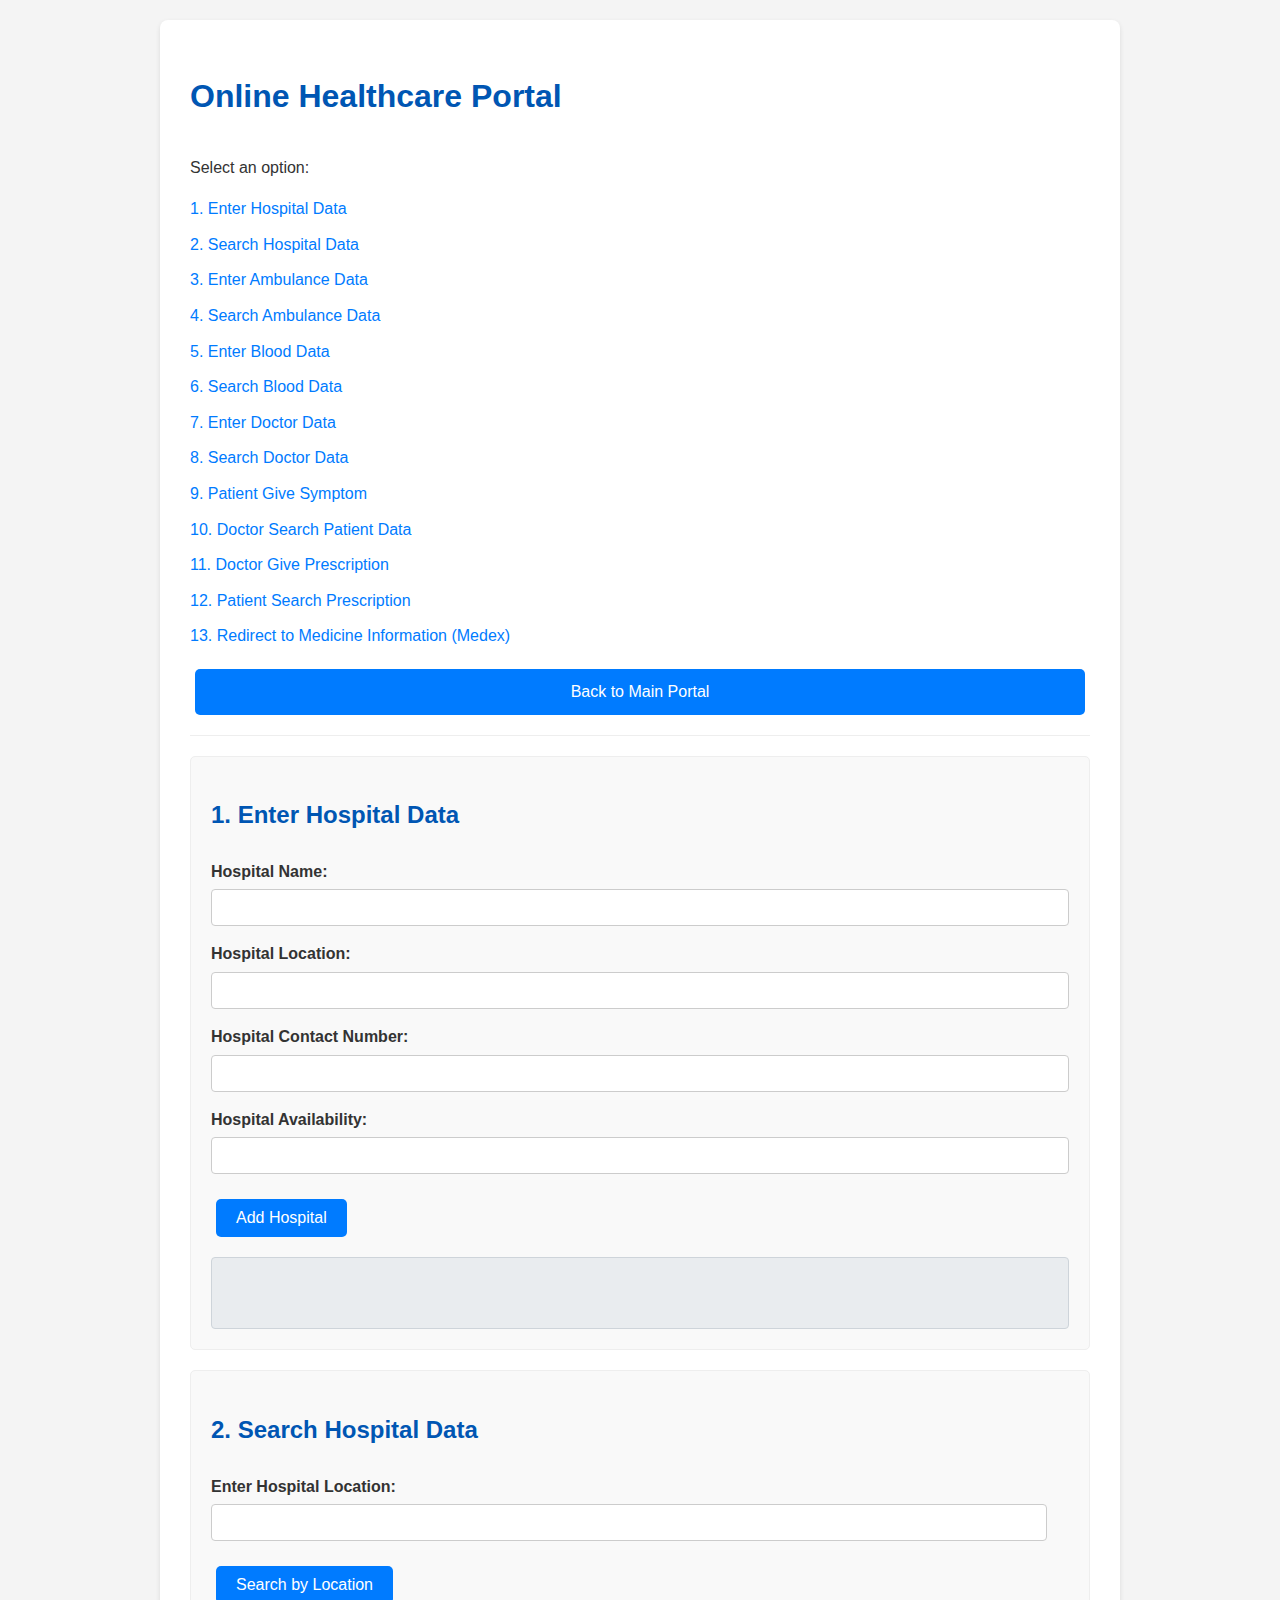
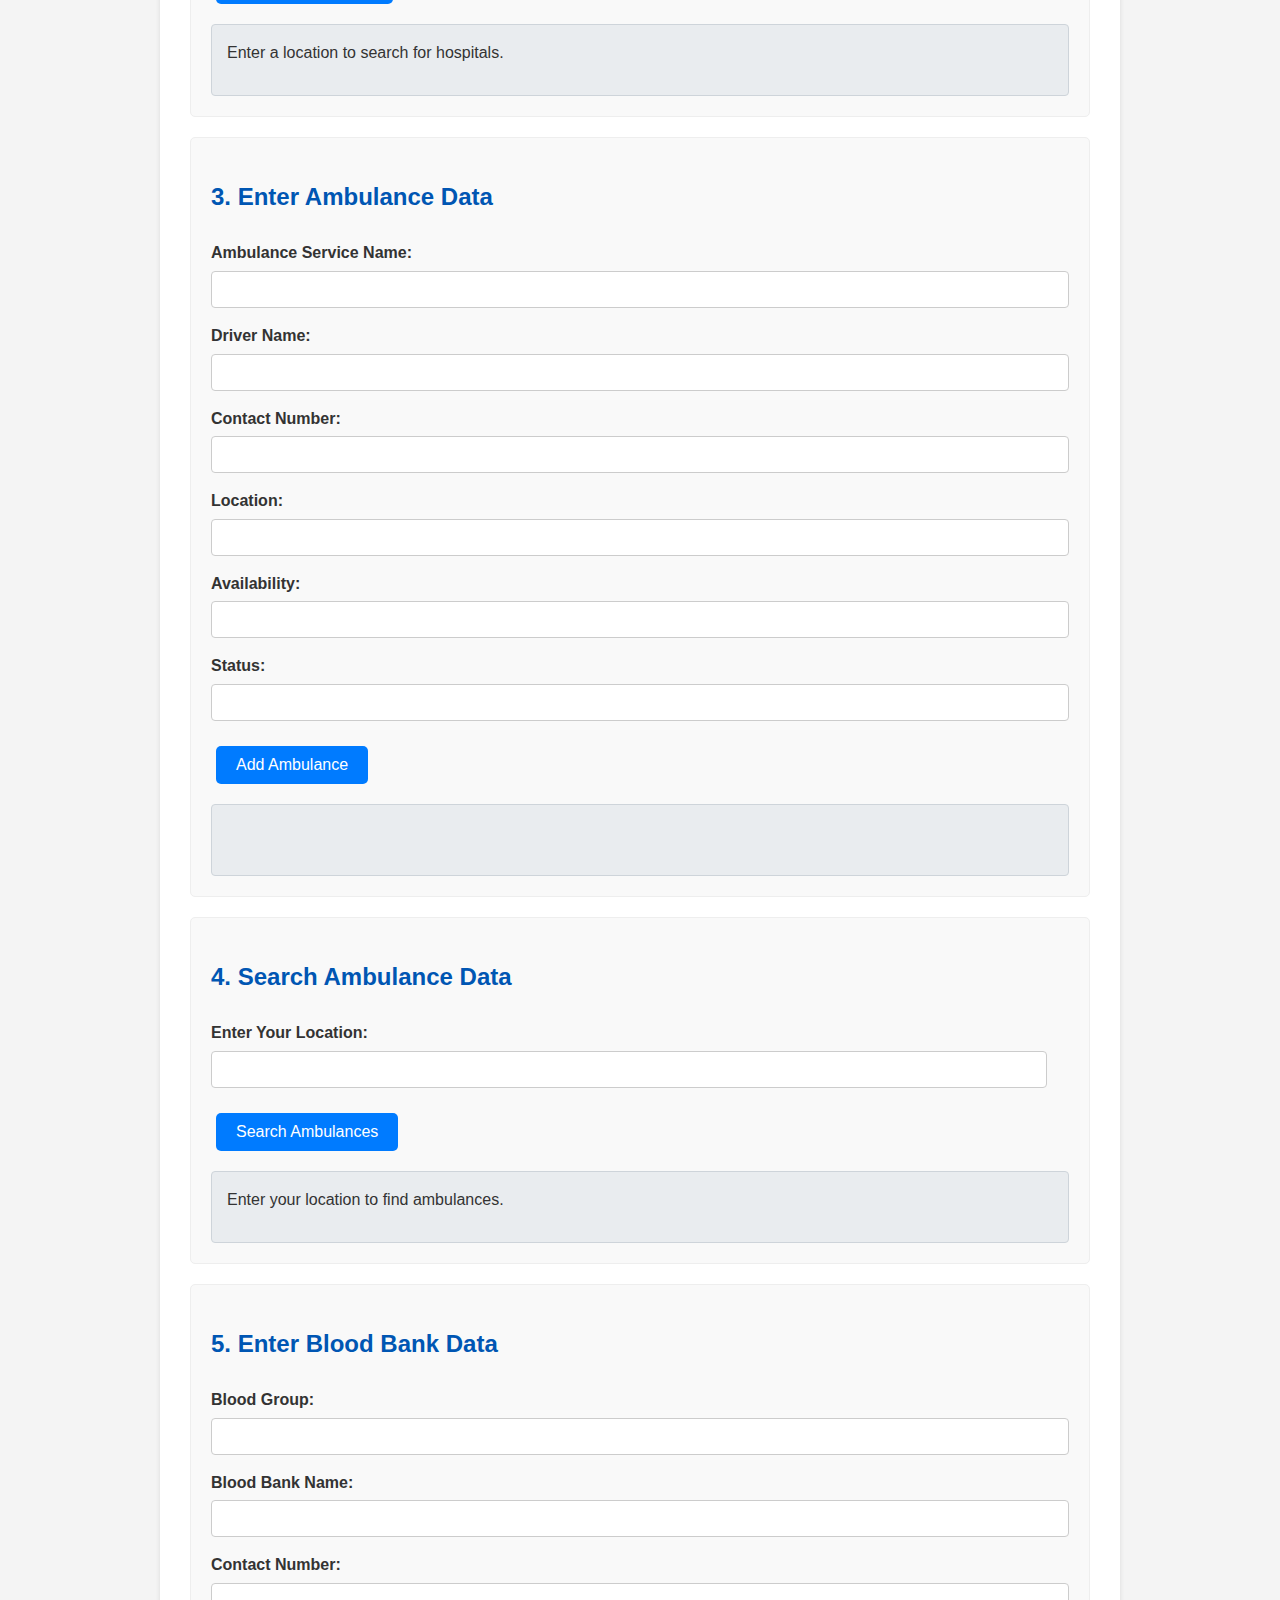
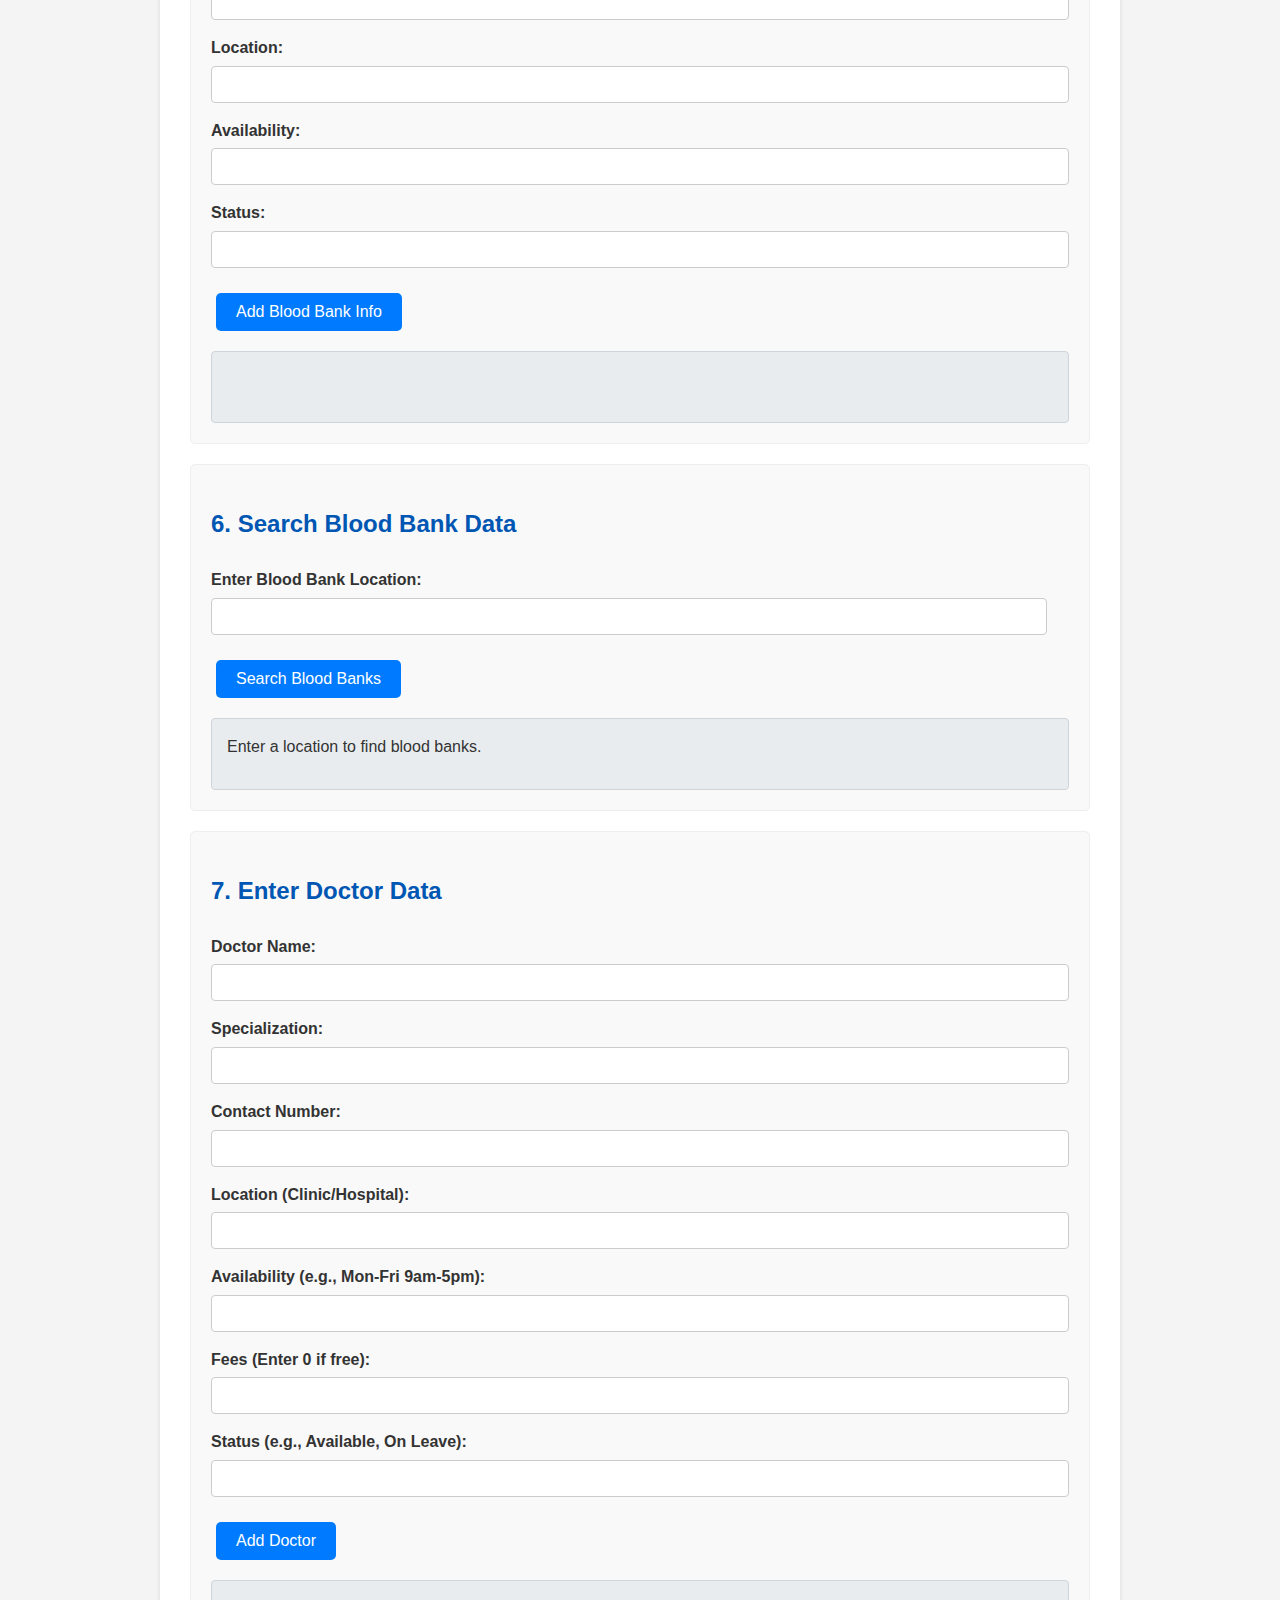
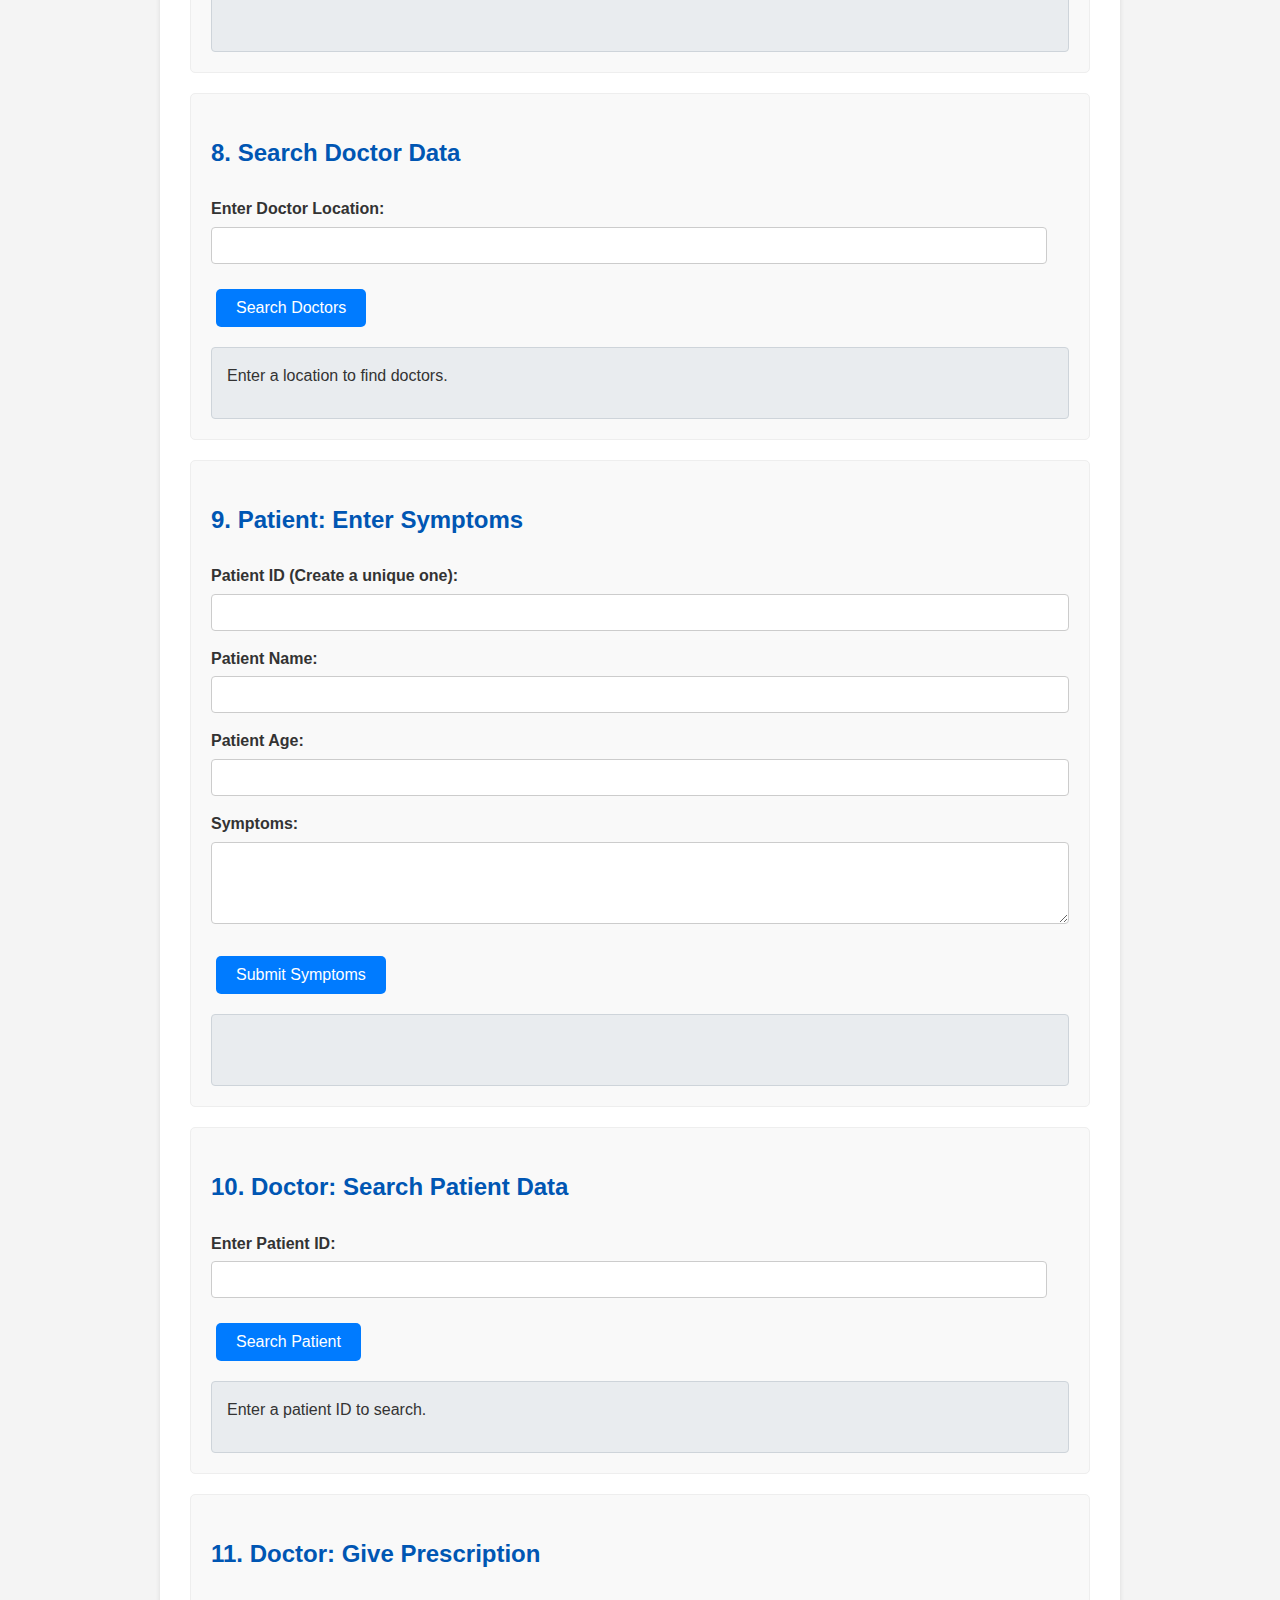
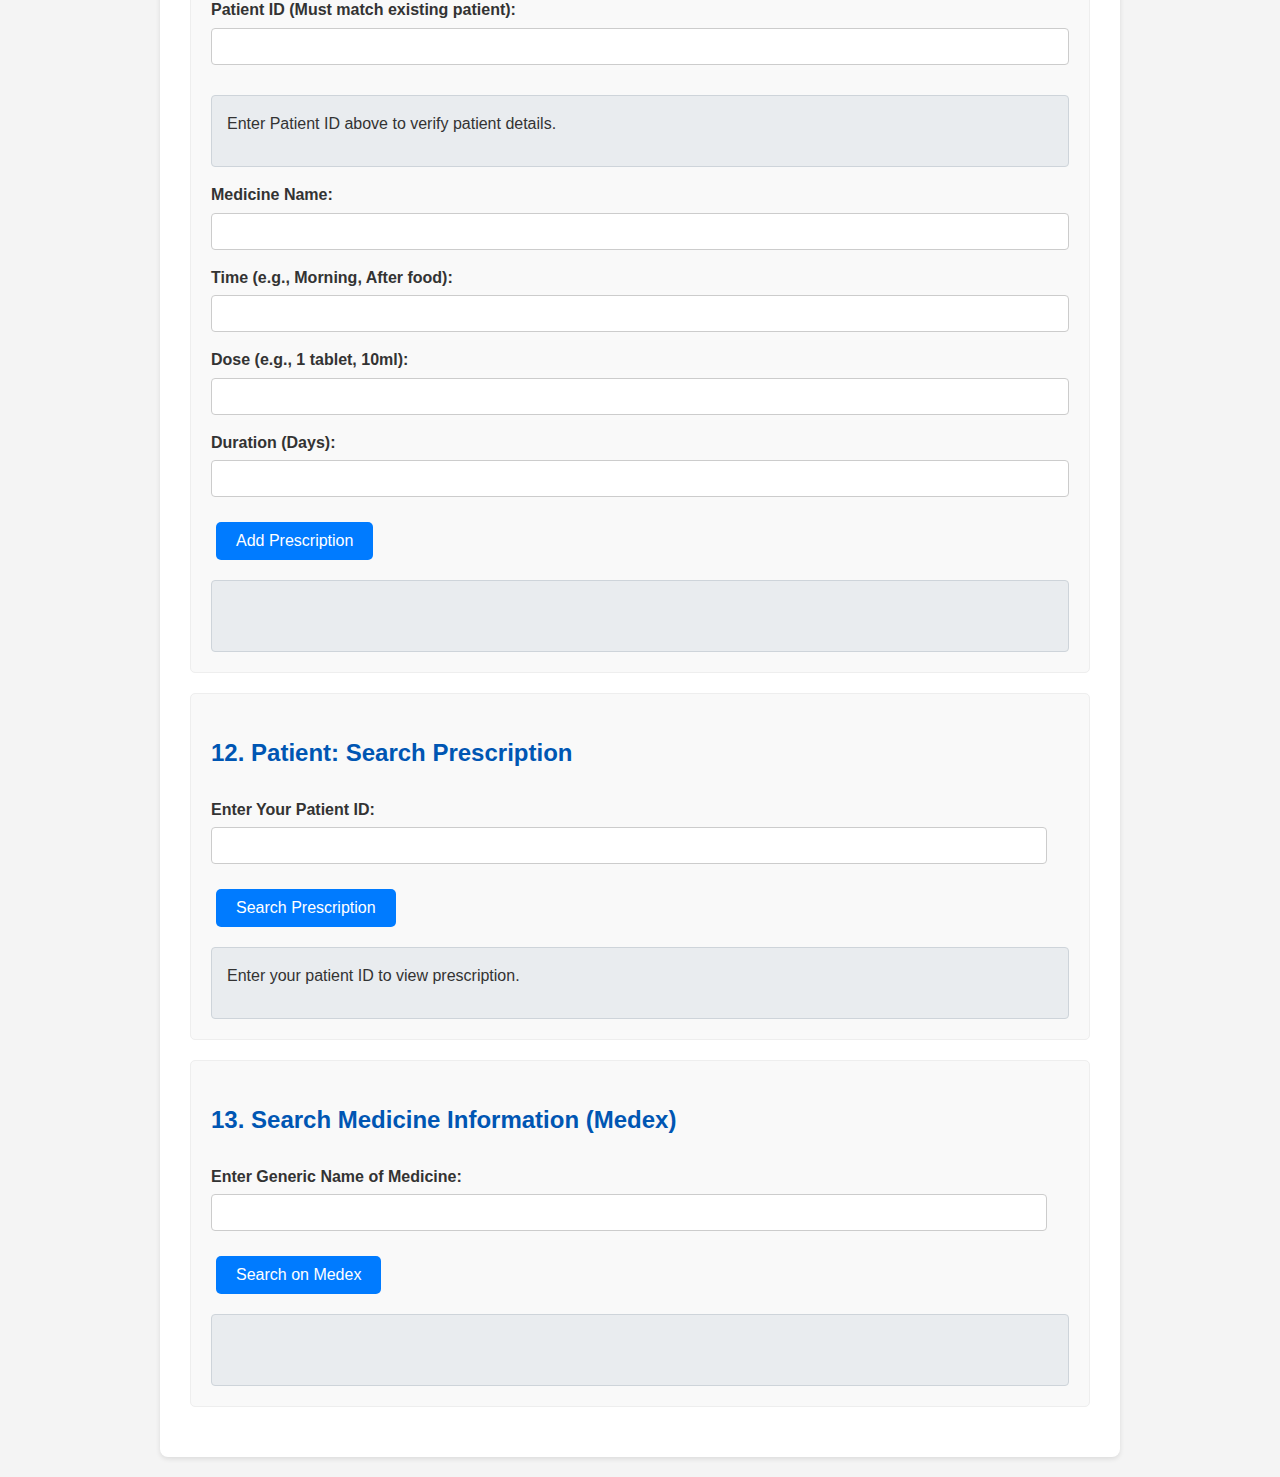
<file: Semi_4th/Project_Report/Temp/online.html>
<!DOCTYPE html>
<html lang="en">
<head>
    <meta charset="UTF-8">
    <meta name="viewport" content="width=device-width, initial-scale=1.0">
    <title>Online Healthcare Portal</title>
    <link rel="stylesheet" href="style.css">
</head>
<body>
    <div class="container">
        <h1>Online Healthcare Portal</h1>
         <nav>
            <p>Select an option:</p>
            <ul>
                <li><a href="#add-hospital-section" class="nav-link">1. Enter Hospital Data</a></li>
                <li><a href="#search-hospital-section" class="nav-link">2. Search Hospital Data</a></li>
                <li><a href="#add-ambulance-section" class="nav-link">3. Enter Ambulance Data</a></li>
                <li><a href="#search-ambulance-section" class="nav-link">4. Search Ambulance Data</a></li>
                <li><a href="#add-blood-section" class="nav-link">5. Enter Blood Data</a></li>
                <li><a href="#search-blood-section" class="nav-link">6. Search Blood Data</a></li>
                <li><a href="#add-doctor-section" class="nav-link">7. Enter Doctor Data</a></li>
                <li><a href="#search-doctor-section" class="nav-link">8. Search Doctor Data</a></li>
                <li><a href="#add-symptom-section" class="nav-link">9. Patient Give Symptom</a></li>
                <li><a href="#search-patient-section" class="nav-link">10. Doctor Search Patient Data</a></li>
                <li><a href="#add-prescription-section" class="nav-link">11. Doctor Give Prescription</a></li>
                <li><a href="#search-prescription-section" class="nav-link">12. Patient Search Prescription</a></li>
                <li><a href="#medex-redirect-section" class="nav-link">13. Redirect to Medicine Information (Medex)</a></li>
            </ul>
             <a href="index.html" class="home-link button">Back to Main Portal</a>
        </nav>

        <!-- Section 1: Add Hospital -->
        <section id="add-hospital-section">
            <h2>1. Enter Hospital Data</h2>
            <form id="add-hospital-form">
                <label for="hospital-name">Hospital Name:</label>
                <input type="text" id="hospital-name" required>
                <label for="hospital-location">Hospital Location:</label>
                <input type="text" id="hospital-location" required>
                <label for="hospital-number">Hospital Contact Number:</label>
                <input type="text" id="hospital-number" required>
                <label for="hospital-availability">Hospital Availability:</label>
                <input type="text" id="hospital-availability" required>
                <button type="submit">Add Hospital</button>
            </form>
            <div class="output" id="add-hospital-output"></div>
        </section>

        <!-- Section 2: Search Hospital -->
        <section id="search-hospital-section">
            <h2>2. Search Hospital Data</h2>
             <form id="search-hospital-form">
                 <label for="search-hospital-location">Enter Hospital Location:</label>
                <input type="search" id="search-hospital-location" required>
                 <button type="submit">Search by Location</button>
             </form>
            <div class="results" id="search-hospital-results">Enter a location to search for hospitals.</div>
        </section>

        <!-- Section 3: Add Ambulance -->
        <section id="add-ambulance-section">
             <h2>3. Enter Ambulance Data</h2>
             <form id="add-ambulance-form">
                 <label for="ambulance-name">Ambulance Service Name:</label>
                 <input type="text" id="ambulance-name" required>
                 <label for="ambulance-driver">Driver Name:</label>
                 <input type="text" id="ambulance-driver" required>
                 <label for="ambulance-number">Contact Number:</label>
                 <input type="text" id="ambulance-number" required>
                 <label for="ambulance-location">Location:</label>
                 <input type="text" id="ambulance-location" required>
                 <label for="ambulance-availability">Availability:</label>
                 <input type="text" id="ambulance-availability" required>
                 <label for="ambulance-status">Status:</label>
                 <input type="text" id="ambulance-status" required>
                 <button type="submit">Add Ambulance</button>
             </form>
             <div class="output" id="add-ambulance-output"></div>
        </section>

        <!-- Section 4: Search Ambulance -->
        <section id="search-ambulance-section">
            <h2>4. Search Ambulance Data</h2>
            <form id="search-ambulance-form">
                <label for="search-ambulance-location">Enter Your Location:</label>
                <input type="search" id="search-ambulance-location" required>
                <button type="submit">Search Ambulances</button>
            </form>
            <div class="results" id="search-ambulance-results">Enter your location to find ambulances.</div>
        </section>

        <!-- Section 5: Add Blood Data -->
        <section id="add-blood-section">
             <h2>5. Enter Blood Bank Data</h2>
             <form id="add-blood-form">
                 <label for="blood-group">Blood Group:</label>
                 <input type="text" id="blood-group" required>
                 <label for="blood-bank-name">Blood Bank Name:</label>
                 <input type="text" id="blood-bank-name" required>
                 <label for="blood-bank-number">Contact Number:</label>
                 <input type="text" id="blood-bank-number" required>
                 <label for="blood-bank-location">Location:</label>
                 <input type="text" id="blood-bank-location" required>
                 <label for="blood-bank-availability">Availability:</label>
                 <input type="text" id="blood-bank-availability" required>
                 <label for="blood-bank-status">Status:</label>
                 <input type="text" id="blood-bank-status" required>
                 <button type="submit">Add Blood Bank Info</button>
             </form>
             <div class="output" id="add-blood-output"></div>
        </section>

        <!-- Section 6: Search Blood Data -->
        <section id="search-blood-section">
            <h2>6. Search Blood Bank Data</h2>
            <form id="search-blood-form">
                 <label for="search-blood-location">Enter Blood Bank Location:</label>
                <input type="search" id="search-blood-location" required>
                 <button type="submit">Search Blood Banks</button>
            </form>
            <div class="results" id="search-blood-results">Enter a location to find blood banks.</div>
        </section>

        <!-- Section 7: Add Doctor Data -->
         <section id="add-doctor-section">
             <h2>7. Enter Doctor Data</h2>
             <form id="add-doctor-form">
                 <label for="doctor-name">Doctor Name:</label>
                 <input type="text" id="doctor-name" required>
                 <label for="online-doctor-specialization">Specialization:</label>
                 <input type="text" id="online-doctor-specialization" required>
                 <label for="doctor-number">Contact Number:</label>
                 <input type="text" id="doctor-number" required>
                 <label for="doctor-location">Location (Clinic/Hospital):</label>
                 <input type="text" id="doctor-location" required>
                 <label for="doctor-availability">Availability (e.g., Mon-Fri 9am-5pm):</label>
                 <input type="text" id="doctor-availability" required>
                 <label for="doctor-fees">Fees (Enter 0 if free):</label>
                 <input type="number" id="doctor-fees" step="0.01" required>
                 <label for="doctor-status">Status (e.g., Available, On Leave):</label>
                 <input type="text" id="doctor-status" required>
                 <button type="submit">Add Doctor</button>
             </form>
             <div class="output" id="add-doctor-output"></div>
         </section>

        <!-- Section 8: Search Doctor Data -->
        <section id="search-doctor-section">
            <h2>8. Search Doctor Data</h2>
             <form id="search-doctor-form">
                <label for="search-doctor-location">Enter Doctor Location:</label>
                <input type="search" id="search-doctor-location" required>
                 <button type="submit">Search Doctors</button>
            </form>
            <div class="results" id="search-doctor-results">Enter a location to find doctors.</div>
        </section>

        <!-- Section 9: Patient Give Symptom -->
        <section id="add-symptom-section">
            <h2>9. Patient: Enter Symptoms</h2>
            <form id="add-symptom-form">
                <label for="patient-id">Patient ID (Create a unique one):</label>
                <input type="text" id="patient-id" required>
                <label for="patient-name">Patient Name:</label>
                <input type="text" id="patient-name" required>
                <label for="patient-age">Patient Age:</label>
                <input type="text" id="patient-age" required> <!-- Changed to text for flexibility -->
                <label for="patient-symptom">Symptoms:</label>
                <textarea id="patient-symptom" rows="4" required style="width: calc(100% - 22px); padding: 10px; border: 1px solid #ccc; border-radius: 4px; margin-bottom: 15px;"></textarea>
                <button type="submit">Submit Symptoms</button>
            </form>
            <div class="output" id="add-symptom-output"></div>
        </section>

        <!-- Section 10: Doctor Search Patient Data -->
         <section id="search-patient-section">
            <h2>10. Doctor: Search Patient Data</h2>
            <form id="search-patient-form">
                <label for="search-patient-id">Enter Patient ID:</label>
                <input type="search" id="search-patient-id" required>
                <button type="submit">Search Patient</button>
            </form>
            <div class="results" id="search-patient-results">Enter a patient ID to search.</div>
        </section>

        <!-- Section 11: Doctor Give Prescription -->
         <section id="add-prescription-section">
            <h2>11. Doctor: Give Prescription</h2>
            <form id="add-prescription-form">
                 <label for="pres-patient-id">Patient ID (Must match existing patient):</label>
                 <input type="text" id="pres-patient-id" required>
                 <div id="pres-patient-info" class="output" style="margin-bottom: 15px;">Enter Patient ID above to verify patient details.</div>

                 <label for="medicine-name">Medicine Name:</label>
                 <input type="text" id="medicine-name" required>
                 <label for="medicine-time">Time (e.g., Morning, After food):</label>
                 <input type="text" id="medicine-time" required>
                 <label for="medicine-dose">Dose (e.g., 1 tablet, 10ml):</label>
                 <input type="text" id="medicine-dose" required>
                 <label for="medicine-days">Duration (Days):</label>
                 <input type="text" id="medicine-days" required>
                <button type="submit">Add Prescription</button>
            </form>
             <div class="output" id="add-prescription-output"></div>
        </section>

        <!-- Section 12: Patient Search Prescription -->
        <section id="search-prescription-section">
            <h2>12. Patient: Search Prescription</h2>
             <form id="search-prescription-form">
                <label for="search-pres-patient-id">Enter Your Patient ID:</label>
                <input type="search" id="search-pres-patient-id" required>
                 <button type="submit">Search Prescription</button>
            </form>
            <div class="results" id="search-prescription-results">Enter your patient ID to view prescription.</div>
        </section>

        <!-- Section 13: Medex Redirect -->
        <section id="medex-redirect-section">
             <h2>13. Search Medicine Information (Medex)</h2>
             <form id="medex-redirect-form">
                 <label for="medex-medicine-name">Enter Generic Name of Medicine:</label>
                 <input type="search" id="medex-medicine-name" required>
                 <button type="submit">Search on Medex</button>
            </form>
            <div class="output" id="medex-redirect-output"></div>
         </section>

    </div>
    <script src="online.js"></script>
</body>
</html>
</file>
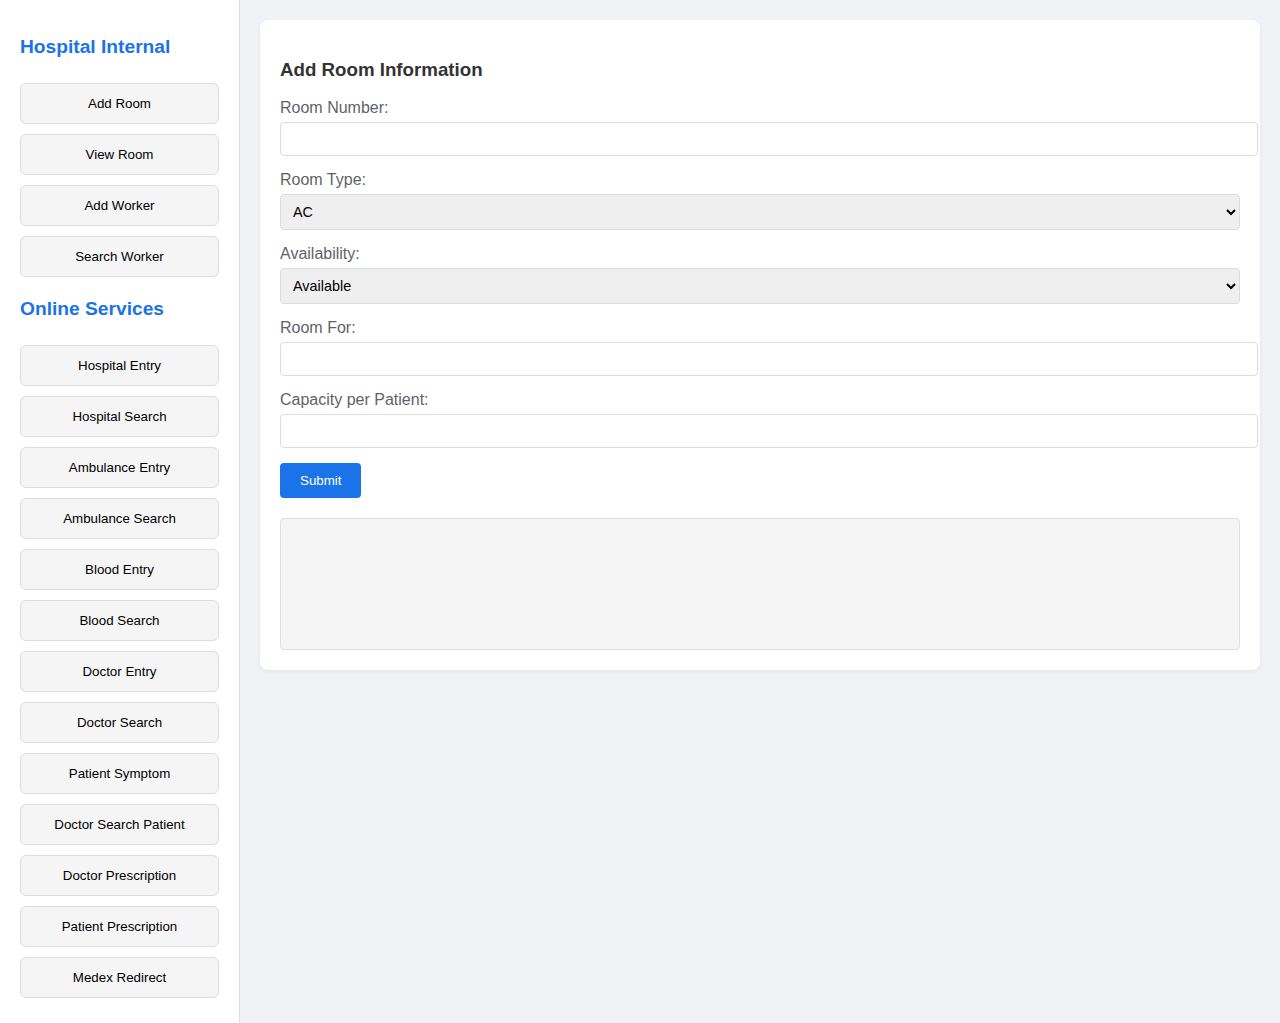
<file: Semi_4th/Project_Report/Temp/test.html>
<!DOCTYPE html>
<html lang="en">
<head>
    <meta charset="UTF-8">
    <meta name="viewport" content="width=device-width, initial-scale=1.0">
    <title>Hospital Management System</title>
    <style>
        body {
            font-family: 'Segoe UI', Tahoma, Geneva, Verdana, sans-serif;
            margin: 0;
            padding: 0;
            background-color: #f0f2f5;
            color: #333;
        }
        .container {
            display: grid;
            grid-template-columns: 240px 1fr;
            min-height: 100vh;
        }
        .sidebar {
            background: white;
            border-right: 1px solid #ddd;
            padding: 20px;
        }
        .sidebar h2 {
            color: #1a73e8;
            margin-bottom: 20px;
            font-size: 1.2em;
        }
        .sidebar button {
            width: 100%;
            padding: 12px;
            margin: 5px 0;
            background: #f5f5f5;
            border: 1px solid #ddd;
            border-radius: 6px;
            cursor: pointer;
            transition: all 0.2s;
        }
        .sidebar button.active {
            background: #1a73e8;
            color: white;
            border-color: #1a73e8;
        }
        .main-content {
            padding: 20px;
        }
        .card {
            background: white;
            border-radius: 8px;
            box-shadow: 0 2px 4px rgba(0,0,0,0.05);
            margin-bottom: 20px;
            padding: 20px;
        }
        .form-group {
            margin-bottom: 15px;
        }
        .form-group label {
            display: block;
            margin-bottom: 5px;
            font-weight: 500;
            color: #5f6368;
        }
        .form-group input,
        .form-group select,
        .form-group textarea {
            width: 100%;
            padding: 8px;
            border: 1px solid #dadce0;
            border-radius: 4px;
            font-size: 0.9em;
        }
        .btn {
            padding: 10px 20px;
            background: #1a73e8;
            color: white;
            border: none;
            border-radius: 4px;
            cursor: pointer;
            font-weight: 500;
        }
        .btn:hover {
            background: #1557b0;
        }
        .result-box {
            margin-top: 20px;
            padding: 15px;
            background: #f5f5f5;
            border: 1px solid #e0e0e0;
            border-radius: 4px;
            min-height: 100px;
        }
        .hidden {
            display: none;
        }
    </style>
</head>
<body>
    <div class="container">
        <!-- Sidebar -->
        <div class="sidebar">
            <h2>Hospital Internal</h2>
            <button onclick="showSection('addRoom')">Add Room</button>
            <button onclick="showSection('viewRoom')">View Room</button>
            <button onclick="showSection('addWorker')">Add Worker</button>
            <button onclick="showSection('searchWorker')">Search Worker</button>
            
            <h2>Online Services</h2>
            <button onclick="showSection('hospitalEntry')">Hospital Entry</button>
            <button onclick="showSection('hospitalSearch')">Hospital Search</button>
            <button onclick="showSection('ambulanceEntry')">Ambulance Entry</button>
            <button onclick="showSection('ambulanceSearch')">Ambulance Search</button>
            <button onclick="showSection('bloodEntry')">Blood Entry</button>
            <button onclick="showSection('bloodSearch')">Blood Search</button>
            <button onclick="showSection('doctorEntry')">Doctor Entry</button>
            <button onclick="showSection('doctorSearch')">Doctor Search</button>
            <button onclick="showSection('patientSymptom')">Patient Symptom</button>
            <button onclick="showSection('doctorSearchPatient')">Doctor Search Patient</button>
            <button onclick="showSection('doctorPrescription')">Doctor Prescription</button>
            <button onclick="showSection('patientPrescription')">Patient Prescription</button>
            <button onclick="showSection('medex')">Medex Redirect</button>
        </div>

        <!-- Main Content -->
        <div class="main-content">
            <!-- Add Room Section -->
            <div id="addRoom" class="card hidden">
                <h3>Add Room Information</h3>
                <div class="form-group">
                    <label>Room Number:</label>
                    <input type="text" id="roomNumber">
                </div>
                <div class="form-group">
                    <label>Room Type:</label>
                    <select id="roomType">
                        <option value="AC">AC</option>
                        <option value="Non-AC">Non-AC</option>
                    </select>
                </div>
                <div class="form-group">
                    <label>Availability:</label>
                    <select id="roomAvailability">
                        <option value="Available">Available</option>
                        <option value="Occupied">Occupied</option>
                    </select>
                </div>
                <div class="form-group">
                    <label>Room For:</label>
                    <input type="text" id="roomFor">
                </div>
                <div class="form-group">
                    <label>Capacity per Patient:</label>
                    <input type="number" id="roomCapacity">
                </div>
                <button class="btn" onclick="addRoom()">Submit</button>
                <div class="result-box" id="roomResult"></div>
            </div>

            <!-- View Room Section -->
            <div id="viewRoom" class="card hidden">
                <h3>View Room Information</h3>
                <div class="form-group">
                    <label>Room Number:</label>
                    <input type="text" id="searchRoomNumber">
                </div>
                <button class="btn" onclick="viewRoom()">Search</button>
                <div class="result-box" id="viewRoomResult"></div>
            </div>

            <!-- Add Worker Section -->
            <div id="addWorker" class="card hidden">
                <h3>Add Worker Information</h3>
                <div class="form-group">
                    <label>Worker ID:</label>
                    <input type="text" id="workerId">
                </div>
                <div class="form-group">
                    <label>Name:</label>
                    <input type="text" id="workerName">
                </div>
                <div class="form-group">
                    <label>Job Title:</label>
                    <input type="text" id="jobTitle">
                </div>
                <div class="form-group">
                    <label>Working Hours:</label>
                    <input type="text" id="workingHours">
                </div>
                <div class="form-group">
                    <label>Specialization (if doctor):</label>
                    <input type="text" id="specialization">
                </div>
                <div class="form-group">
                    <label>Contact Number:</label>
                    <input type="text" id="contactNumber">
                </div>
                <button class="btn" onclick="addWorker()">Submit</button>
                <div class="result-box" id="workerResult"></div>
            </div>

            <!-- Search Worker Section -->
            <div id="searchWorker" class="card hidden">
                <h3>Search Worker</h3>
                <div class="form-group">
                    <label>Worker ID:</label>
                    <input type="text" id="searchWorkerId">
                </div>
                <button class="btn" onclick="searchWorker()">Search</button>
                <div class="result-box" id="searchWorkerResult"></div>
            </div>

            <!-- Hospital Entry -->
            <div id="hospitalEntry" class="card hidden">
                <h3>Hospital Data Entry</h3>
                <div class="form-group">
                    <label>Name:</label>
                    <input type="text" id="hospitalName">
                </div>
                <div class="form-group">
                    <label>Location:</label>
                    <input type="text" id="hospitalLocation">
                </div>
                <div class="form-group">
                    <label>Contact:</label>
                    <input type="text" id="hospitalContact">
                </div>
                <div class="form-group">
                    <label>Availability:</label>
                    <select id="hospitalAvailability">
                        <option value="Available">Available</option>
                        <option value="Closed">Closed</option>
                    </select>
                </div>
                <button class="btn" onclick="addHospital()">Submit</button>
                <div class="result-box" id="hospitalEntryResult"></div>
            </div>

            <!-- Hospital Search -->
            <div id="hospitalSearch" class="card hidden">
                <h3>Search Hospital</h3>
                <div class="form-group">
                    <label>Location:</label>
                    <input type="text" id="searchHospitalLocation">
                </div>
                <button class="btn" onclick="searchHospital()">Search</button>
                <div class="result-box" id="hospitalSearchResult"></div>
            </div>

            <!-- Ambulance Entry -->
            <div id="ambulanceEntry" class="card hidden">
                <h3>Ambulance Entry</h3>
                <div class="form-group">
                    <label>Name:</label>
                    <input type="text" id="ambulanceName">
                </div>
                <div class="form-group">
                    <label>Driver Name:</label>
                    <input type="text" id="driverName">
                </div>
                <div class="form-group">
                    <label>Contact:</label>
                    <input type="text" id="ambulanceContact">
                </div>
                <div class="form-group">
                    <label>Location:</label>
                    <input type="text" id="ambulanceLocation">
                </div>
                <div class="form-group">
                    <label>Availability:</label>
                    <select id="ambulanceAvailability">
                        <option value="Available">Available</option>
                        <option value="On Duty">On Duty</option>
                    </select>
                </div>
                <div class="form-group">
                    <label>Status:</label>
                    <input type="text" id="ambulanceStatus">
                </div>
                <button class="btn" onclick="addAmbulance()">Submit</button>
                <div class="result-box" id="ambulanceEntryResult"></div>
            </div>

            <!-- Ambulance Search -->
            <div id="ambulanceSearch" class="card hidden">
                <h3>Search Ambulance</h3>
                <div class="form-group">
                    <label>Location:</label>
                    <input type="text" id="searchAmbulanceLocation">
                </div>
                <button class="btn" onclick="searchAmbulance()">Search</button>
                <div class="result-box" id="ambulanceSearchResult"></div>
            </div>

            <!-- Blood Entry -->
            <div id="bloodEntry" class="card hidden">
                <h3>Blood Entry</h3>
                <div class="form-group">
                    <label>Blood Group:</label>
                    <select id="bloodGroup">
                        <option value="A+">A+</option>
                        <option value="A-">A-</option>
                        <option value="B+">B+</option>
                        <option value="B-">B-</option>
                        <option value="AB+">AB+</option>
                        <option value="AB-">AB-</option>
                        <option value="O+">O+</option>
                        <option value="O-">O-</option>
                    </select>
                </div>
                <div class="form-group">
                    <label>Bank Name:</label>
                    <input type="text" id="bloodBankName">
                </div>
                <div class="form-group">
                    <label>Contact:</label>
                    <input type="text" id="bloodContact">
                </div>
                <div class="form-group">
                    <label>Location:</label>
                    <input type="text" id="bloodLocation">
                </div>
                <div class="form-group">
                    <label>Availability:</label>
                    <select id="bloodAvailability">
                        <option value="Available">Available</option>
                        <option value="Unavailable">Unavailable</option>
                    </select>
                </div>
                <div class="form-group">
                    <label>Status:</label>
                    <input type="text" id="bloodStatus">
                </div>
                <button class="btn" onclick="addBlood()">Submit</button>
                <div class="result-box" id="bloodEntryResult"></div>
            </div>

            <!-- Blood Search -->
            <div id="bloodSearch" class="card hidden">
                <h3>Search Blood</h3>
                <div class="form-group">
                    <label>Location:</label>
                    <input type="text" id="searchBloodLocation">
                </div>
                <button class="btn" onclick="searchBlood()">Search</button>
                <div class="result-box" id="bloodSearchResult"></div>
            </div>

            <!-- Doctor Entry -->
            <div id="doctorEntry" class="card hidden">
                <h3>Doctor Entry</h3>
                <div class="form-group">
                    <label>Name:</label>
                    <input type="text" id="doctorName">
                </div>
                <div class="form-group">
                    <label>Specialization:</label>
                    <input type="text" id="doctorSpecialization">
                </div>
                <div class="form-group">
                    <label>Contact:</label>
                    <input type="text" id="doctorContact">
                </div>
                <div class="form-group">
                    <label>Location:</label>
                    <input type="text" id="doctorLocation">
                </div>
                <div class="form-group">
                    <label>Availability:</label>
                    <select id="doctorAvailability">
                        <option value="Available">Available</option>
                        <option value="Unavailable">Unavailable</option>
                    </select>
                </div>
                <div class="form-group">
                    <label>Fees:</label>
                    <input type="number" id="doctorFees">
                </div>
                <div class="form-group">
                    <label>Status:</label>
                    <input type="text" id="doctorStatus">
                </div>
                <button class="btn" onclick="addDoctor()">Submit</button>
                <div class="result-box" id="doctorEntryResult"></div>
            </div>

            <!-- Doctor Search -->
            <div id="doctorSearch" class="card hidden">
                <h3>Search Doctor</h3>
                <div class="form-group">
                    <label>Location:</label>
                    <input type="text" id="searchDoctorLocation">
                </div>
                <button class="btn" onclick="searchDoctor()">Search</button>
                <div class="result-box" id="doctorSearchResult"></div>
            </div>

            <!-- Patient Symptom -->
            <div id="patientSymptom" class="card hidden">
                <h3>Patient Symptom Report</h3>
                <div class="form-group">
                    <label>Patient ID:</label>
                    <input type="text" id="patientId">
                </div>
                <div class="form-group">
                    <label>Name:</label>
                    <input type="text" id="patientName">
                </div>
                <div class="form-group">
                    <label>Age:</label>
                    <input type="number" id="patientAge">
                </div>
                <div class="form-group">
                    <label>Symptom:</label>
                    <textarea id="patientSymptom"></textarea>
                </div>
                <button class="btn" onclick="reportSymptom()">Submit</button>
                <div class="result-box" id="symptomResult"></div>
            </div>

            <!-- Doctor Search Patient -->
            <div id="doctorSearchPatient" class="card hidden">
                <h3>Doctor Search Patient</h3>
                <div class="form-group">
                    <label>Patient ID:</label>
                    <input type="text" id="doctorSearchPatientId">
                </div>
                <button class="btn" onclick="doctorSearchPatient()">Search</button>
                <div class="result-box" id="doctorSearchPatientResult"></div>
            </div>

            <!-- Doctor Prescription -->
            <div id="doctorPrescription" class="card hidden">
                <h3>Doctor Prescription</h3>
                <div class="form-group">
                    <label>Patient ID:</label>
                    <input type="text" id="prescriptionPatientId">
                </div>
                <div class="form-group">
                    <label>Medicine Name:</label>
                    <input type="text" id="medicineName">
                </div>
                <div class="form-group">
                    <label>Time:</label>
                    <input type="text" id="medicineTime">
                </div>
                <div class="form-group">
                    <label>Dose:</label>
                    <input type="text" id="medicineDose">
                </div>
                <div class="form-group">
                    <label>Days:</label>
                    <input type="text" id="medicineDays">
                </div>
                <button class="btn" onclick="addPrescription()">Submit</button>
                <div class="result-box" id="prescriptionResult"></div>
            </div>

            <!-- Patient Prescription -->
            <div id="patientPrescription" class="card hidden">
                <h3>Patient Prescription</h3>
                <div class="form-group">
                    <label>Patient ID:</label>
                    <input type="text" id="patientPrescriptionId">
                </div>
                <button class="btn" onclick="viewPrescription()">Search</button>
                <div class="result-box" id="patientPrescriptionResult"></div>
            </div>

            <!-- Medex Redirect -->
            <div id="medex" class="card hidden">
                <h3>Medex Redirect</h3>
                <div class="form-group">
                    <label>Medicine Name:</label>
                    <input type="text" id="medicineRedirect">
                </div>
                <button class="btn" onclick="redirectMedex()">Search</button>
                <div class="result-box" id="medexResult"></div>
            </div>
        </div>
    </div>

    <script>
        // Data storage
        const rooms = [];
        const workers = [];
        const hospitals = [];
        const ambulances = [];
        const bloodBanks = [];
        const doctors = [];
        const patients = [];
        const prescriptions = [];

        // Section switching
        function showSection(sectionId) {
            document.querySelectorAll('.card').forEach(card => card.classList.add('hidden'));
            document.getElementById(sectionId).classList.remove('hidden');
            document.querySelectorAll('.sidebar button').forEach(btn => btn.classList.remove('active'));
            document.querySelector(`.sidebar button[onclick="showSection('${sectionId}')"]`).classList.add('active');
        }

        // Hospital Internal Functions
        function addRoom() {
            const room = {
                number: document.getElementById('roomNumber').value,
                type: document.getElementById('roomType').value,
                availability: document.getElementById('roomAvailability').value,
                for: document.getElementById('roomFor').value,
                capacity: document.getElementById('roomCapacity').value
            };
            rooms.push(room);
            document.getElementById('roomResult').innerHTML = 'Room added successfully!';
            clearForm('addRoom');
        }

        function viewRoom() {
            const searchNumber = document.getElementById('searchRoomNumber').value;
            const room = rooms.find(r => r.number === searchNumber);
            const resultDiv = document.getElementById('viewRoomResult');
            if (room) {
                resultDiv.innerHTML = `
                    <p><strong>Type:</strong> ${room.type}</p>
                    <p><strong>Availability:</strong> ${room.availability}</p>
                    <p><strong>For:</strong> ${room.for}</p>
                    <p><strong>Capacity:</strong> ${room.capacity}</p>
                `;
            } else {
                resultDiv.innerHTML = 'Room not found!';
            }
        }

        function addWorker() {
            const worker = {
                id: document.getElementById('workerId').value,
                name: document.getElementById('workerName').value,
                jobTitle: document.getElementById('jobTitle').value,
                workingHours: document.getElementById('workingHours').value,
                specialization: document.getElementById('specialization').value || 'N/A',
                contact: document.getElementById('contactNumber').value
            };
            workers.push(worker);
            document.getElementById('workerResult').innerHTML = 'Worker added successfully!';
            clearForm('addWorker');
        }

        function searchWorker() {
            const searchId = document.getElementById('searchWorkerId').value;
            const worker = workers.find(w => w.id === searchId);
            const resultDiv = document.getElementById('searchWorkerResult');
            if (worker) {
                resultDiv.innerHTML = `
                    <p><strong>Name:</strong> ${worker.name}</p>
                    <p><strong>Job Title:</strong> ${worker.jobTitle}</p>
                    <p><strong>Hours:</strong> ${worker.workingHours}</p>
                    <p><strong>Specialization:</strong> ${worker.specialization}</p>
                    <p><strong>Contact:</strong> ${worker.contact}</p>
                `;
            } else {
                resultDiv.innerHTML = 'Worker not found!';
            }
        }

        // Online Functions
        function addHospital() {
            const hospital = {
                name: document.getElementById('hospitalName').value,
                location: document.getElementById('hospitalLocation').value,
                contact: document.getElementById('hospitalContact').value,
                availability: document.getElementById('hospitalAvailability').value
            };
            hospitals.push(hospital);
            document.getElementById('hospitalEntryResult').innerHTML = 'Hospital data added successfully!';
            clearForm('hospitalEntry');
        }

        function searchHospital() {
            const location = document.getElementById('searchHospitalLocation').value.toLowerCase();
            const filtered = hospitals.filter(h => h.location.toLowerCase() === location);
            const resultDiv = document.getElementById('hospitalSearchResult');
            if (filtered.length > 0) {
                resultDiv.innerHTML = filtered.map(h => `
                    <div>
                        <p><strong>Name:</strong> ${h.name}</p>
                        <p><strong>Contact:</strong> ${h.contact}</p>
                        <p><strong>Availability:</strong> ${h.availability}</p>
                    </div>
                `).join('');
            } else {
                resultDiv.innerHTML = 'No hospitals found!';
            }
        }

        function addAmbulance() {
            const ambulance = {
                name: document.getElementById('ambulanceName').value,
                driver: document.getElementById('driverName').value,
                contact: document.getElementById('ambulanceContact').value,
                location: document.getElementById('ambulanceLocation').value,
                availability: document.getElementById('ambulanceAvailability').value,
                status: document.getElementById('ambulanceStatus').value
            };
            ambulances.push(ambulance);
            document.getElementById('ambulanceEntryResult').innerHTML = 'Ambulance added successfully!';
            clearForm('ambulanceEntry');
        }

        function searchAmbulance() {
            const location = document.getElementById('searchAmbulanceLocation').value.toLowerCase();
            const filtered = ambulances.filter(a => a.location.toLowerCase() === location);
            const resultDiv = document.getElementById('ambulanceSearchResult');
            if (filtered.length > 0) {
                resultDiv.innerHTML = filtered.map(a => `
                    <div>
                        <p><strong>Name:</strong> ${a.name}</p>
                        <p><strong>Driver:</strong> ${a.driver}</p>
                        <p><strong>Contact:</strong> ${a.contact}</p>
                        <p><strong>Availability:</strong> ${a.availability}</p>
                        <p><strong>Status:</strong> ${a.status}</p>
                    </div>
                `).join('');
            } else {
                resultDiv.innerHTML = 'No ambulances found!';
            }
        }

        function addBlood() {
            const blood = {
                group: document.getElementById('bloodGroup').value,
                bankName: document.getElementById('bloodBankName').value,
                contact: document.getElementById('bloodContact').value,
                location: document.getElementById('bloodLocation').value,
                availability: document.getElementById('bloodAvailability').value,
                status: document.getElementById('bloodStatus').value
            };
            bloodBanks.push(blood);
            document.getElementById('bloodEntryResult').innerHTML = 'Blood data added successfully!';
            clearForm('bloodEntry');
        }

        function searchBlood() {
            const location = document.getElementById('searchBloodLocation').value.toLowerCase();
            const filtered = bloodBanks.filter(b => b.location.toLowerCase() === location);
            const resultDiv = document.getElementById('bloodSearchResult');
            if (filtered.length > 0) {
                resultDiv.innerHTML = filtered.map(b => `
                    <div>
                        <p><strong>Group:</strong> ${b.group}</p>
                        <p><strong>Bank Name:</strong> ${b.bankName}</p>
                        <p><strong>Contact:</strong> ${b.contact}</p>
                        <p><strong>Availability:</strong> ${b.availability}</p>
                        <p><strong>Status:</strong> ${b.status}</p>
                    </div>
                `).join('');
            } else {
                resultDiv.innerHTML = 'No blood banks found!';
            }
        }

        function addDoctor() {
            const doctor = {
                name: document.getElementById('doctorName').value,
                specialization: document.getElementById('doctorSpecialization').value,
                contact: document.getElementById('doctorContact').value,
                location: document.getElementById('doctorLocation').value,
                availability: document.getElementById('doctorAvailability').value,
                fees: document.getElementById('doctorFees').value,
                status: document.getElementById('doctorStatus').value
            };
            doctors.push(doctor);
            document.getElementById('doctorEntryResult').innerHTML = 'Doctor added successfully!';
            clearForm('doctorEntry');
        }

        function searchDoctor() {
            const location = document.getElementById('searchDoctorLocation').value.toLowerCase();
            const filtered = doctors.filter(d => d.location.toLowerCase() === location);
            const resultDiv = document.getElementById('doctorSearchResult');
            if (filtered.length > 0) {
                resultDiv.innerHTML = filtered.map(d => `
                    <div>
                        <p><strong>Name:</strong> ${d.name}</p>
                        <p><strong>Specialization:</strong> ${d.specialization}</p>
                        <p><strong>Contact:</strong> ${d.contact}</p>
                        <p><strong>Availability:</strong> ${d.availability}</p>
                        <p><strong>Fees:</strong> ${d.fees}</p>
                        <p><strong>Status:</strong> ${d.status}</p>
                    </div>
                `).join('');
            } else {
                resultDiv.innerHTML = 'No doctors found!';
            }
        }

        function reportSymptom() {
            const patient = {
                id: document.getElementById('patientId').value,
                name: document.getElementById('patientName').value,
                age: document.getElementById('patientAge').value,
                symptom: document.getElementById('patientSymptom').value
            };
            patients.push(patient);
            document.getElementById('symptomResult').innerHTML = 'Symptom reported successfully!';
            clearForm('patientSymptom');
        }

        function doctorSearchPatient() {
            const patientId = document.getElementById('doctorSearchPatientId').value;
            const patient = patients.find(p => p.id === patientId);
            const resultDiv = document.getElementById('doctorSearchPatientResult');
            if (patient) {
                resultDiv.innerHTML = `
                    <p><strong>Name:</strong> ${patient.name}</p>
                    <p><strong>Age:</strong> ${patient.age}</p>
                    <p><strong>Symptom:</strong> ${patient.symptom}</p>
                `;
            } else {
                resultDiv.innerHTML = 'Patient not found!';
            }
        }

        function addPrescription() {
            const prescription = {
                patientId: document.getElementById('prescriptionPatientId').value,
                medicine: document.getElementById('medicineName').value,
                time: document.getElementById('medicineTime').value,
                dose: document.getElementById('medicineDose').value,
                days: document.getElementById('medicineDays').value
            };
            prescriptions.push(prescription);
            document.getElementById('prescriptionResult').innerHTML = 'Prescription added successfully!';
            clearForm('doctorPrescription');
        }

        function viewPrescription() {
            const patientId = document.getElementById('patientPrescriptionId').value;
            const patient = patients.find(p => p.id === patientId);
            const prescription = prescriptions.find(p => p.patientId === patientId);
            const resultDiv = document.getElementById('patientPrescriptionResult');
            if (patient) {
                if (prescription) {
                    resultDiv.innerHTML = `
                        <p><strong>Patient:</strong> ${patient.name}</p>
                        <p><strong>Age:</strong> ${patient.age}</p>
                        <p><strong>Symptom:</strong> ${patient.symptom}</p>
                        <p><strong>Medicine:</strong> ${prescription.medicine}</p>
                        <p><strong>Time:</strong> ${prescription.time}</p>
                        <p><strong>Dose:</strong> ${prescription.dose}</p>
                        <p><strong>Days:</strong> ${prescription.days}</p>
                    `;
                } else {
                    resultDiv.innerHTML = 'No prescription found!';
                }
            } else {
                resultDiv.innerHTML = 'Patient not found!';
            }
        }

        function redirectMedex() {
            const medicine = document.getElementById('medicineRedirect').value;
            window.open(`https://medex.com.bd/search?search=${encodeURIComponent(medicine)}`, '_blank');
        }

        function clearForm(sectionId) {
            const inputs = document.querySelectorAll(`#${sectionId} input, #${sectionId} textarea`);
            inputs.forEach(input => input.value = '');
        }

        // Initial setup
        document.getElementById('addRoom').classList.remove('hidden');
    </script>
</body>
</html>
</file>
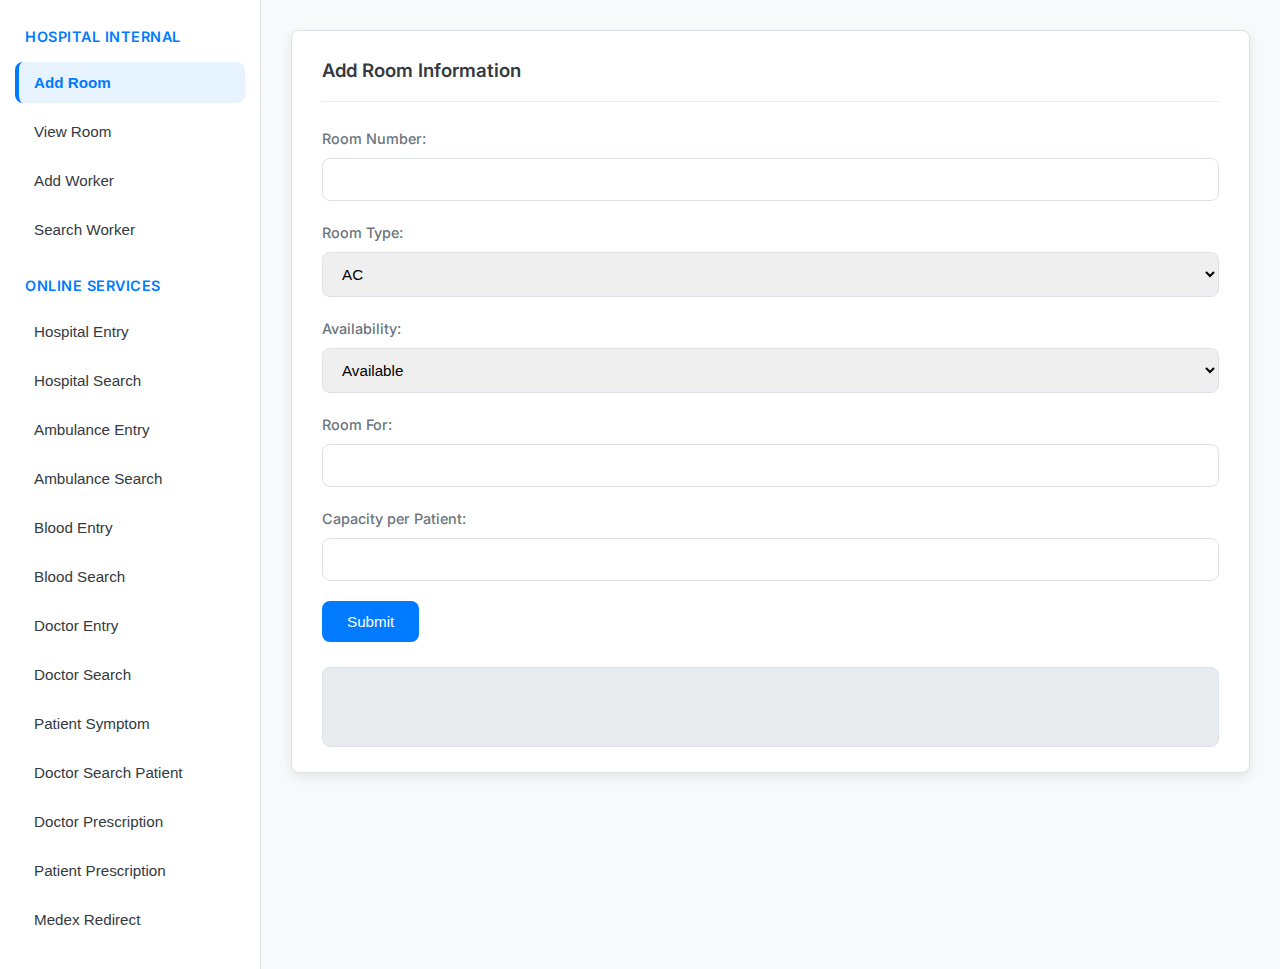
<file: Semi_4th/Project_Report/Temp/test1.html>
<!DOCTYPE html>
<html lang="en">
<head>
    <meta charset="UTF-8">
    <meta name="viewport" content="width=device-width, initial-scale=1.0">
    <title>Modern Hospital Management System</title>
    <link rel="preconnect" href="https://fonts.googleapis.com">
    <link rel="preconnect" href="https://fonts.gstatic.com" crossorigin>
    <link href="https://fonts.googleapis.com/css2?family=Inter:wght@300;400;500;600;700&display=swap" rel="stylesheet">
    <style>
        :root {
            --primary-color: #007bff; /* Vibrant Blue */
            --primary-hover: #0056b3;
            --secondary-color: #6c757d; /* Medium Gray */
            --light-gray: #f8f9fa;
            --medium-gray: #e9ecef;
            --dark-gray: #343a40;
            --text-color: #212529;
            --sidebar-bg: #ffffff; /* White sidebar */
            --sidebar-text: #343a40;
            --sidebar-active-bg: #e7f3ff; /* Light blue for active item */
            --sidebar-active-border: var(--primary-color);
            --border-color: #dee2e6;
            --card-shadow: 0 4px 12px rgba(0, 0, 0, 0.08);
            --border-radius: 8px;
            --transition-speed: 0.2s ease-in-out;
        }

        * {
            box-sizing: border-box;
            margin: 0;
            padding: 0;
        }

        body {
            font-family: 'Inter', sans-serif;
            background-color: var(--light-gray);
            color: var(--text-color);
            line-height: 1.6;
        }

        .container {
            display: grid;
            grid-template-columns: 260px 1fr; /* Slightly wider sidebar */
            min-height: 100vh;
            gap: 1px; /* Thin line between sections */
            background-color: var(--border-color); /* Use border color for grid gap */
        }

        .sidebar {
            background: var(--sidebar-bg);
            padding: 25px 15px;
            display: flex;
            flex-direction: column;
        }

        .sidebar h2 {
            color: var(--primary-color);
            margin-bottom: 10px;
            margin-top: 20px; /* Space between sections */
            font-size: 0.9em;
            font-weight: 600;
            padding: 0 10px;
            text-transform: uppercase;
            letter-spacing: 0.5px;
        }
         .sidebar h2:first-of-type {
             margin-top: 0; /* No top margin for the very first heading */
         }

        .sidebar button {
            width: 100%;
            padding: 12px 15px;
            margin: 4px 0;
            background: transparent; /* Make buttons transparent initially */
            border: none; /* Remove default border */
            border-left: 4px solid transparent; /* Space for active indicator */
            border-radius: var(--border-radius);
            cursor: pointer;
            text-align: left;
            font-size: 0.95em;
            font-weight: 500;
            color: var(--sidebar-text);
            transition: background-color var(--transition-speed), color var(--transition-speed), border-left-color var(--transition-speed);
        }

        .sidebar button:hover {
            background-color: var(--medium-gray);
            color: var(--primary-hover);
        }

        .sidebar button.active {
            background-color: var(--sidebar-active-bg);
            color: var(--primary-color);
            border-left-color: var(--sidebar-active-border);
            font-weight: 600;
        }

        .main-content {
            padding: 30px;
            background-color: var(--light-gray);
            overflow-y: auto; /* Add scroll if content overflows */
        }

        .card {
            background: #ffffff;
            border-radius: var(--border-radius);
            box-shadow: var(--card-shadow);
            margin-bottom: 25px;
            padding: 25px 30px;
            border: 1px solid var(--border-color);
            transition: box-shadow var(--transition-speed);
        }

         .card:hover {
             box-shadow: 0 6px 16px rgba(0, 0, 0, 0.1);
         }

        .card h3 {
            margin-bottom: 25px;
            color: var(--dark-gray);
            font-weight: 600;
            border-bottom: 1px solid var(--medium-gray);
            padding-bottom: 15px;
        }

        .form-group {
            margin-bottom: 20px;
        }

        .form-group label {
            display: block;
            margin-bottom: 8px;
            font-weight: 500;
            color: var(--secondary-color);
            font-size: 0.9em;
        }

        .form-group input[type="text"],
        .form-group input[type="number"],
        .form-group input[type="email"], /* Add other types if needed */
        .form-group input[type="password"],
        .form-group select,
        .form-group textarea {
            width: 100%;
            padding: 12px 15px;
            border: 1px solid var(--border-color);
            border-radius: var(--border-radius);
            font-size: 0.95em;
            transition: border-color var(--transition-speed), box-shadow var(--transition-speed);
        }

        .form-group input:focus,
        .form-group select:focus,
        .form-group textarea:focus {
            border-color: var(--primary-color);
            box-shadow: 0 0 0 3px rgba(0, 123, 255, 0.25);
            outline: none;
        }

        .form-group textarea {
            min-height: 100px;
            resize: vertical;
        }

        .btn {
            padding: 12px 25px;
            background: var(--primary-color);
            color: white;
            border: none;
            border-radius: var(--border-radius);
            cursor: pointer;
            font-weight: 500;
            font-size: 0.95em;
            transition: background-color var(--transition-speed), transform var(--transition-speed);
            display: inline-block; /* Allows margin and proper sizing */
        }

        .btn:hover {
            background: var(--primary-hover);
            transform: translateY(-1px); /* Subtle lift effect */
        }

        .btn:active {
            transform: translateY(0px);
        }

        .result-box {
            margin-top: 25px;
            padding: 20px;
            background: var(--medium-gray);
            border: 1px solid var(--border-color);
            border-radius: var(--border-radius);
            min-height: 80px; /* Slightly smaller default height */
            font-size: 0.9em;
            color: var(--secondary-color);
            white-space: pre-wrap; /* Preserve formatting */
            word-wrap: break-word; /* Prevent long text overflow */
        }
         .result-box p {
             margin-bottom: 8px; /* Space between result lines */
         }
         .result-box p:last-child {
             margin-bottom: 0;
         }
         .result-box strong {
            color: var(--dark-gray); /* Make labels stand out more */
         }

        .hidden {
            display: none;
        }

        /* Responsive Design */
        @media (max-width: 768px) {
            .container {
                grid-template-columns: 1fr; /* Stack sidebar and content */
                gap: 0; /* Remove gap when stacked */
            }

            .sidebar {
                border-right: none; /* Remove border when stacked */
                padding: 15px;
                /* Optional: Add border-bottom if needed */
                 border-bottom: 1px solid var(--border-color);
            }

            .main-content {
                padding: 20px;
            }

             .card {
                 padding: 20px;
             }
             .card h3 {
                 font-size: 1.2em;
             }
        }

    </style>
</head>
<body>
    <div class="container">
        <!-- Sidebar -->
        <div class="sidebar">
            <h2>Hospital Internal</h2>
            <button onclick="showSection('addRoom')">Add Room</button>
            <button onclick="showSection('viewRoom')">View Room</button>
            <button onclick="showSection('addWorker')">Add Worker</button>
            <button onclick="showSection('searchWorker')">Search Worker</button>

            <h2>Online Services</h2>
            <button onclick="showSection('hospitalEntry')">Hospital Entry</button>
            <button onclick="showSection('hospitalSearch')">Hospital Search</button>
            <button onclick="showSection('ambulanceEntry')">Ambulance Entry</button>
            <button onclick="showSection('ambulanceSearch')">Ambulance Search</button>
            <button onclick="showSection('bloodEntry')">Blood Entry</button>
            <button onclick="showSection('bloodSearch')">Blood Search</button>
            <button onclick="showSection('doctorEntry')">Doctor Entry</button>
            <button onclick="showSection('doctorSearch')">Doctor Search</button>
            <button onclick="showSection('patientSymptom')">Patient Symptom</button>
            <button onclick="showSection('doctorSearchPatient')">Doctor Search Patient</button>
            <button onclick="showSection('doctorPrescription')">Doctor Prescription</button>
            <button onclick="showSection('patientPrescription')">Patient Prescription</button>
            <button onclick="showSection('medex')">Medex Redirect</button>
        </div>

        <!-- Main Content -->
        <div class="main-content">
            <!-- Add Room Section -->
            <div id="addRoom" class="card hidden">
                <h3>Add Room Information</h3>
                <div class="form-group">
                    <label for="roomNumber">Room Number:</label>
                    <input type="text" id="roomNumber">
                </div>
                <div class="form-group">
                    <label for="roomType">Room Type:</label>
                    <select id="roomType">
                        <option value="AC">AC</option>
                        <option value="Non-AC">Non-AC</option>
                    </select>
                </div>
                <div class="form-group">
                    <label for="roomAvailability">Availability:</label>
                    <select id="roomAvailability">
                        <option value="Available">Available</option>
                        <option value="Occupied">Occupied</option>
                    </select>
                </div>
                <div class="form-group">
                    <label for="roomFor">Room For:</label>
                    <input type="text" id="roomFor">
                </div>
                <div class="form-group">
                    <label for="roomCapacity">Capacity per Patient:</label>
                    <input type="number" id="roomCapacity">
                </div>
                <button class="btn" onclick="addRoom()">Submit</button>
                <div class="result-box" id="roomResult"></div>
            </div>

            <!-- View Room Section -->
            <div id="viewRoom" class="card hidden">
                <h3>View Room Information</h3>
                <div class="form-group">
                    <label for="searchRoomNumber">Room Number:</label>
                    <input type="text" id="searchRoomNumber">
                </div>
                <button class="btn" onclick="viewRoom()">Search</button>
                <div class="result-box" id="viewRoomResult"></div>
            </div>

            <!-- Add Worker Section -->
            <div id="addWorker" class="card hidden">
                <h3>Add Worker Information</h3>
                <div class="form-group">
                    <label for="workerId">Worker ID:</label>
                    <input type="text" id="workerId">
                </div>
                <div class="form-group">
                    <label for="workerName">Name:</label>
                    <input type="text" id="workerName">
                </div>
                <div class="form-group">
                    <label for="jobTitle">Job Title:</label>
                    <input type="text" id="jobTitle">
                </div>
                <div class="form-group">
                    <label for="workingHours">Working Hours:</label>
                    <input type="text" id="workingHours">
                </div>
                <div class="form-group">
                    <label for="specialization">Specialization (if doctor):</label>
                    <input type="text" id="specialization" placeholder="N/A if not applicable">
                </div>
                <div class="form-group">
                    <label for="contactNumber">Contact Number:</label>
                    <input type="text" id="contactNumber">
                </div>
                <button class="btn" onclick="addWorker()">Submit</button>
                <div class="result-box" id="workerResult"></div>
            </div>

            <!-- Search Worker Section -->
            <div id="searchWorker" class="card hidden">
                <h3>Search Worker</h3>
                <div class="form-group">
                    <label for="searchWorkerId">Worker ID:</label>
                    <input type="text" id="searchWorkerId">
                </div>
                <button class="btn" onclick="searchWorker()">Search</button>
                <div class="result-box" id="searchWorkerResult"></div>
            </div>

            <!-- Hospital Entry -->
            <div id="hospitalEntry" class="card hidden">
                <h3>Hospital Data Entry</h3>
                <div class="form-group">
                    <label for="hospitalName">Name:</label>
                    <input type="text" id="hospitalName">
                </div>
                <div class="form-group">
                    <label for="hospitalLocation">Location:</label>
                    <input type="text" id="hospitalLocation">
                </div>
                <div class="form-group">
                    <label for="hospitalContact">Contact:</label>
                    <input type="text" id="hospitalContact">
                </div>
                <div class="form-group">
                    <label for="hospitalAvailability">Availability:</label>
                    <select id="hospitalAvailability">
                        <option value="Available">Available</option>
                        <option value="Closed">Closed</option>
                    </select>
                </div>
                <button class="btn" onclick="addHospital()">Submit</button>
                <div class="result-box" id="hospitalEntryResult"></div>
            </div>

            <!-- Hospital Search -->
            <div id="hospitalSearch" class="card hidden">
                <h3>Search Hospital</h3>
                <div class="form-group">
                    <label for="searchHospitalLocation">Location:</label>
                    <input type="text" id="searchHospitalLocation">
                </div>
                <button class="btn" onclick="searchHospital()">Search</button>
                <div class="result-box" id="hospitalSearchResult"></div>
            </div>

            <!-- Ambulance Entry -->
            <div id="ambulanceEntry" class="card hidden">
                <h3>Ambulance Entry</h3>
                <div class="form-group">
                    <label for="ambulanceName">Name/Service:</label>
                    <input type="text" id="ambulanceName">
                </div>
                <div class="form-group">
                    <label for="driverName">Driver Name:</label>
                    <input type="text" id="driverName">
                </div>
                <div class="form-group">
                    <label for="ambulanceContact">Contact:</label>
                    <input type="text" id="ambulanceContact">
                </div>
                <div class="form-group">
                    <label for="ambulanceLocation">Location:</label>
                    <input type="text" id="ambulanceLocation">
                </div>
                <div class="form-group">
                    <label for="ambulanceAvailability">Availability:</label>
                    <select id="ambulanceAvailability">
                        <option value="Available">Available</option>
                        <option value="On Duty">On Duty</option>
                        <option value="Unavailable">Unavailable</option>
                    </select>
                </div>
                <div class="form-group">
                    <label for="ambulanceStatus">Status (e.g., AC/Non-AC, Basic/Advanced):</label>
                    <input type="text" id="ambulanceStatus">
                </div>
                <button class="btn" onclick="addAmbulance()">Submit</button>
                <div class="result-box" id="ambulanceEntryResult"></div>
            </div>

            <!-- Ambulance Search -->
            <div id="ambulanceSearch" class="card hidden">
                <h3>Search Ambulance</h3>
                <div class="form-group">
                    <label for="searchAmbulanceLocation">Location:</label>
                    <input type="text" id="searchAmbulanceLocation">
                </div>
                <button class="btn" onclick="searchAmbulance()">Search</button>
                <div class="result-box" id="ambulanceSearchResult"></div>
            </div>

            <!-- Blood Entry -->
            <div id="bloodEntry" class="card hidden">
                <h3>Blood Bank Entry</h3>
                <div class="form-group">
                    <label for="bloodGroup">Blood Group:</label>
                    <select id="bloodGroup">
                        <option value="A+">A+</option>
                        <option value="A-">A-</option>
                        <option value="B+">B+</option>
                        <option value="B-">B-</option>
                        <option value="AB+">AB+</option>
                        <option value="AB-">AB-</option>
                        <option value="O+">O+</option>
                        <option value="O-">O-</option>
                    </select>
                </div>
                <div class="form-group">
                    <label for="bloodBankName">Bank Name/Hospital:</label>
                    <input type="text" id="bloodBankName">
                </div>
                <div class="form-group">
                    <label for="bloodContact">Contact:</label>
                    <input type="text" id="bloodContact">
                </div>
                <div class="form-group">
                    <label for="bloodLocation">Location:</label>
                    <input type="text" id="bloodLocation">
                </div>
                <div class="form-group">
                    <label for="bloodAvailability">Availability:</label>
                    <select id="bloodAvailability">
                        <option value="Available">Available</option>
                        <option value="Unavailable">Unavailable</option>
                        <option value="Low Stock">Low Stock</option>
                    </select>
                </div>
                 <div class="form-group">
                    <label for="bloodStatus">Status (e.g., Units available, Last updated):</label>
                    <input type="text" id="bloodStatus">
                </div>
                <button class="btn" onclick="addBlood()">Submit</button>
                <div class="result-box" id="bloodEntryResult"></div>
            </div>

            <!-- Blood Search -->
            <div id="bloodSearch" class="card hidden">
                <h3>Search Blood Bank</h3>
                 <div class="form-group">
                    <label for="searchBloodLocation">Location:</label>
                    <input type="text" id="searchBloodLocation">
                </div>
                 <!-- Optional: Add Blood Group filter
                 <div class="form-group">
                    <label for="searchBloodGroup">Blood Group (Optional):</label>
                    <select id="searchBloodGroup">
                        <option value="">Any</option>
                        <option value="A+">A+</option>
                        <option value="A-">A-</option>
                        <option value="B+">B+</option>
                        <option value="B-">B-</option>
                        <option value="AB+">AB+</option>
                        <option value="AB-">AB-</option>
                        <option value="O+">O+</option>
                        <option value="O-">O-</option>
                    </select>
                </div>
                 -->
                <button class="btn" onclick="searchBlood()">Search</button>
                <div class="result-box" id="bloodSearchResult"></div>
            </div>

            <!-- Doctor Entry -->
            <div id="doctorEntry" class="card hidden">
                <h3>Doctor Entry</h3>
                <div class="form-group">
                    <label for="doctorName">Name:</label>
                    <input type="text" id="doctorName">
                </div>
                <div class="form-group">
                    <label for="doctorSpecialization">Specialization:</label>
                    <input type="text" id="doctorSpecialization">
                </div>
                <div class="form-group">
                    <label for="doctorContact">Contact:</label>
                    <input type="text" id="doctorContact">
                </div>
                <div class="form-group">
                    <label for="doctorLocation">Location/Chamber:</label>
                    <input type="text" id="doctorLocation">
                </div>
                <div class="form-group">
                    <label for="doctorAvailability">Availability (Schedule):</label>
                     <input type="text" id="doctorAvailability" placeholder="e.g., Mon-Fri 9am-5pm">
                </div>
                <div class="form-group">
                    <label for="doctorFees">Consultation Fees:</label>
                    <input type="number" id="doctorFees">
                </div>
                <div class="form-group">
                    <label for="doctorStatus">Status (e.g., Accepting new patients):</label>
                    <input type="text" id="doctorStatus">
                </div>
                <button class="btn" onclick="addDoctor()">Submit</button>
                <div class="result-box" id="doctorEntryResult"></div>
            </div>

            <!-- Doctor Search -->
            <div id="doctorSearch" class="card hidden">
                <h3>Search Doctor</h3>
                <div class="form-group">
                    <label for="searchDoctorLocation">Location:</label>
                    <input type="text" id="searchDoctorLocation">
                </div>
                 <!-- Optional: Add Specialization filter
                 <div class="form-group">
                    <label for="searchDoctorSpecialization">Specialization (Optional):</label>
                    <input type="text" id="searchDoctorSpecialization">
                </div>
                 -->
                <button class="btn" onclick="searchDoctor()">Search</button>
                <div class="result-box" id="doctorSearchResult"></div>
            </div>

            <!-- Patient Symptom -->
            <div id="patientSymptom" class="card hidden">
                <h3>Patient Symptom Report</h3>
                <div class="form-group">
                    <label for="patientId">Patient ID:</label>
                    <input type="text" id="patientId">
                </div>
                <div class="form-group">
                    <label for="patientName">Name:</label>
                    <input type="text" id="patientName">
                </div>
                <div class="form-group">
                    <label for="patientAge">Age:</label>
                    <input type="number" id="patientAge">
                </div>
                <div class="form-group">
                    <label for="patientSymptom">Symptoms:</label>
                    <textarea id="patientSymptom"></textarea>
                </div>
                <button class="btn" onclick="reportSymptom()">Submit Report</button>
                <div class="result-box" id="symptomResult"></div>
            </div>

            <!-- Doctor Search Patient -->
            <div id="doctorSearchPatient" class="card hidden">
                <h3>Doctor: Search Patient Symptom Report</h3>
                <div class="form-group">
                    <label for="doctorSearchPatientId">Patient ID:</label>
                    <input type="text" id="doctorSearchPatientId">
                </div>
                <button class="btn" onclick="doctorSearchPatient()">Search Patient</button>
                <div class="result-box" id="doctorSearchPatientResult"></div>
            </div>

            <!-- Doctor Prescription -->
            <div id="doctorPrescription" class="card hidden">
                <h3>Doctor: Add Prescription</h3>
                <div class="form-group">
                    <label for="prescriptionPatientId">Patient ID:</label>
                    <input type="text" id="prescriptionPatientId">
                </div>
                <div class="form-group">
                    <label for="medicineName">Medicine Name:</label>
                    <input type="text" id="medicineName">
                </div>
                <div class="form-group">
                    <label for="medicineTime">Time (e.g., 1+0+1):</label>
                    <input type="text" id="medicineTime" placeholder="e.g., 1+0+1">
                </div>
                <div class="form-group">
                    <label for="medicineDose">Dose (e.g., 500mg):</label>
                    <input type="text" id="medicineDose" placeholder="e.g., 500mg">
                </div>
                <div class="form-group">
                    <label for="medicineDays">Duration (Days):</label>
                    <input type="text" id="medicineDays" placeholder="e.g., 7 Days">
                </div>
                <button class="btn" onclick="addPrescription()">Add Prescription</button>
                <div class="result-box" id="prescriptionResult"></div>
            </div>

            <!-- Patient Prescription -->
            <div id="patientPrescription" class="card hidden">
                <h3>Patient: View Prescription</h3>
                <div class="form-group">
                    <label for="patientPrescriptionId">Patient ID:</label>
                    <input type="text" id="patientPrescriptionId">
                </div>
                <button class="btn" onclick="viewPrescription()">View My Prescription</button>
                <div class="result-box" id="patientPrescriptionResult"></div>
            </div>

            <!-- Medex Redirect -->
            <div id="medex" class="card hidden">
                <h3>Search Medicine on Medex</h3>
                <p>This will redirect you to Medex Bangladesh website to search for medicine details.</p>
                <div class="form-group">
                    <label for="medicineRedirect">Medicine Name:</label>
                    <input type="text" id="medicineRedirect">
                </div>
                <button class="btn" onclick="redirectMedex()">Search on Medex</button>
                <div class="result-box" id="medexResult">Redirecting... (if applicable)</div>
            </div>
        </div>
    </div>

    <script>
        // Data storage (REMAINS THE SAME AS ORIGINAL)
        const rooms = [];
        const workers = [];
        const hospitals = [];
        const ambulances = [];
        const bloodBanks = [];
        const doctors = [];
        const patients = [];
        const prescriptions = [];

        // Section switching (REMAINS THE SAME AS ORIGINAL)
        function showSection(sectionId) {
            // Hide all content cards
            document.querySelectorAll('.main-content .card').forEach(card => card.classList.add('hidden'));
            // Show the selected card
            const activeCard = document.getElementById(sectionId);
            if(activeCard) {
                activeCard.classList.remove('hidden');
            }
            // Update active state in sidebar
            document.querySelectorAll('.sidebar button').forEach(btn => btn.classList.remove('active'));
            const activeButton = document.querySelector(`.sidebar button[onclick="showSection('${sectionId}')"]`);
             if(activeButton) {
                 activeButton.classList.add('active');
             }
        }

        // Utility to display results (Helper for formatting in new style)
        function displayResult(elementId, message, isSuccess = true) {
            const resultDiv = document.getElementById(elementId);
             if (!resultDiv) return; // Exit if element not found

             // Basic formatting - you might enhance this further
             if (typeof message === 'string') {
                 resultDiv.innerHTML = `<p>${message}</p>`;
             } else if (typeof message === 'object') { // Assuming object with key-value pairs
                let html = '';
                for (const key in message) {
                    // Simple formatting: Capitalize key and display value
                    const formattedKey = key.charAt(0).toUpperCase() + key.slice(1).replace(/([A-Z])/g, ' $1'); // Add space before caps
                     html += `<p><strong>${formattedKey}:</strong> ${message[key]}</p>`;
                 }
                 resultDiv.innerHTML = html;
             } else {
                 resultDiv.innerHTML = message; // Fallback for other types or pre-formatted HTML
             }

             // Optional: Style based on success/error - currently just prints message
             resultDiv.style.color = isSuccess ? 'var(--secondary-color)' : 'red'; // Example
        }


        // --- ALL FUNCTIONALITY JAVASCRIPT REMAINS IDENTICAL TO THE ORIGINAL ---

        // Hospital Internal Functions
        function addRoom() {
            const roomData = {
                number: document.getElementById('roomNumber').value,
                type: document.getElementById('roomType').value,
                availability: document.getElementById('roomAvailability').value,
                roomFor: document.getElementById('roomFor').value, // Use different name to avoid conflict with 'for' keyword
                capacity: document.getElementById('roomCapacity').value
            };
            // Basic validation example
            if (!roomData.number || !roomData.capacity) {
                 displayResult('roomResult', 'Room Number and Capacity are required.', false);
                 return;
             }
            rooms.push(roomData);
            displayResult('roomResult', 'Room added successfully!');
            clearForm('addRoom');
        }

        function viewRoom() {
            const searchNumber = document.getElementById('searchRoomNumber').value;
            const room = rooms.find(r => r.number === searchNumber);
            if (room) {
                // Pass an object to displayResult for formatted output
                displayResult('viewRoomResult', {
                     Number: room.number, // Display number as well
                     Type: room.type,
                     Availability: room.availability,
                     'Room For': room.roomFor, // Use the corrected key name
                     Capacity: room.capacity
                 });
            } else {
                displayResult('viewRoomResult', 'Room not found!', false);
            }
        }

        function addWorker() {
            const workerData = {
                id: document.getElementById('workerId').value,
                name: document.getElementById('workerName').value,
                jobTitle: document.getElementById('jobTitle').value,
                workingHours: document.getElementById('workingHours').value,
                specialization: document.getElementById('specialization').value || 'N/A',
                contact: document.getElementById('contactNumber').value
            };
             if (!workerData.id || !workerData.name || !workerData.jobTitle) {
                 displayResult('workerResult', 'Worker ID, Name, and Job Title are required.', false);
                 return;
             }
            workers.push(workerData);
            displayResult('workerResult', 'Worker added successfully!');
            clearForm('addWorker');
        }

        function searchWorker() {
            const searchId = document.getElementById('searchWorkerId').value;
            const worker = workers.find(w => w.id === searchId);
             if (worker) {
                 displayResult('searchWorkerResult', {
                    ID: worker.id,
                    Name: worker.name,
                    'Job Title': worker.jobTitle,
                    'Working Hours': worker.workingHours,
                    Specialization: worker.specialization,
                    Contact: worker.contact
                });
            } else {
                displayResult('searchWorkerResult', 'Worker not found!', false);
            }
        }

        // Online Functions
        function addHospital() {
            const hospitalData = {
                name: document.getElementById('hospitalName').value,
                location: document.getElementById('hospitalLocation').value,
                contact: document.getElementById('hospitalContact').value,
                availability: document.getElementById('hospitalAvailability').value
            };
             if (!hospitalData.name || !hospitalData.location) {
                 displayResult('hospitalEntryResult', 'Hospital Name and Location are required.', false);
                 return;
             }
            hospitals.push(hospitalData);
            displayResult('hospitalEntryResult', 'Hospital data added successfully!');
            clearForm('hospitalEntry');
        }

        function searchHospital() {
            const location = document.getElementById('searchHospitalLocation').value.toLowerCase();
            const filtered = hospitals.filter(h => h.location.toLowerCase().includes(location)); // Use includes for partial match
            const resultDiv = document.getElementById('hospitalSearchResult');
            if (filtered.length > 0) {
                resultDiv.innerHTML = filtered.map(h => `
                    <div style="border-bottom: 1px solid var(--border-color); padding-bottom: 10px; margin-bottom: 10px;">
                        <p><strong>Name:</strong> ${h.name}</p>
                        <p><strong>Location:</strong> ${h.location}</p>
                        <p><strong>Contact:</strong> ${h.contact}</p>
                        <p><strong>Availability:</strong> ${h.availability}</p>
                    </div>
                `).join('');
                // Remove border from last item
                if (resultDiv.lastElementChild) {
                    resultDiv.lastElementChild.style.borderBottom = 'none';
                    resultDiv.lastElementChild.style.marginBottom = '0';
                     resultDiv.lastElementChild.style.paddingBottom = '0';
                }
            } else {
                displayResult('hospitalSearchResult', 'No hospitals found matching that location.', false);
            }
        }

        function addAmbulance() {
            const ambulanceData = {
                name: document.getElementById('ambulanceName').value,
                driver: document.getElementById('driverName').value,
                contact: document.getElementById('ambulanceContact').value,
                location: document.getElementById('ambulanceLocation').value,
                availability: document.getElementById('ambulanceAvailability').value,
                status: document.getElementById('ambulanceStatus').value
            };
             if (!ambulanceData.name || !ambulanceData.location || !ambulanceData.contact) {
                 displayResult('ambulanceEntryResult', 'Service Name, Location, and Contact are required.', false);
                 return;
             }
            ambulances.push(ambulanceData);
            displayResult('ambulanceEntryResult', 'Ambulance added successfully!');
            clearForm('ambulanceEntry');
        }

        function searchAmbulance() {
            const location = document.getElementById('searchAmbulanceLocation').value.toLowerCase();
            const filtered = ambulances.filter(a => a.location.toLowerCase().includes(location));
            const resultDiv = document.getElementById('ambulanceSearchResult');
             if (filtered.length > 0) {
                 resultDiv.innerHTML = filtered.map(a => `
                    <div style="border-bottom: 1px solid var(--border-color); padding-bottom: 10px; margin-bottom: 10px;">
                        <p><strong>Name/Service:</strong> ${a.name}</p>
                        <p><strong>Driver:</strong> ${a.driver || 'N/A'}</p>
                        <p><strong>Contact:</strong> ${a.contact}</p>
                        <p><strong>Location:</strong> ${a.location}</p>
                        <p><strong>Availability:</strong> ${a.availability}</p>
                        <p><strong>Status:</strong> ${a.status || 'N/A'}</p>
                    </div>
                `).join('');
                 // Remove border from last item
                if (resultDiv.lastElementChild) {
                    resultDiv.lastElementChild.style.borderBottom = 'none';
                     resultDiv.lastElementChild.style.marginBottom = '0';
                    resultDiv.lastElementChild.style.paddingBottom = '0';
                }
            } else {
                displayResult('ambulanceSearchResult', 'No ambulances found matching that location.', false);
            }
        }

        function addBlood() {
            const bloodData = {
                group: document.getElementById('bloodGroup').value,
                bankName: document.getElementById('bloodBankName').value,
                contact: document.getElementById('bloodContact').value,
                location: document.getElementById('bloodLocation').value,
                availability: document.getElementById('bloodAvailability').value,
                status: document.getElementById('bloodStatus').value
            };
             if (!bloodData.bankName || !bloodData.location || !bloodData.contact) {
                 displayResult('bloodEntryResult', 'Bank Name, Location, and Contact are required.', false);
                 return;
             }
            bloodBanks.push(bloodData);
            displayResult('bloodEntryResult', 'Blood bank data added successfully!');
            clearForm('bloodEntry');
        }

        function searchBlood() {
            const location = document.getElementById('searchBloodLocation').value.toLowerCase();
            // const group = document.getElementById('searchBloodGroup')?.value; // If group filter added
            const filtered = bloodBanks.filter(b =>
                 b.location.toLowerCase().includes(location) //&&
                 // (!group || b.group === group) // Uncomment if group filter added
             );
            const resultDiv = document.getElementById('bloodSearchResult');
             if (filtered.length > 0) {
                 resultDiv.innerHTML = filtered.map(b => `
                    <div style="border-bottom: 1px solid var(--border-color); padding-bottom: 10px; margin-bottom: 10px;">
                        <p><strong>Bank Name:</strong> ${b.bankName}</p>
                        <p><strong>Group:</strong> ${b.group}</p>
                        <p><strong>Contact:</strong> ${b.contact}</p>
                        <p><strong>Location:</strong> ${b.location}</p>
                        <p><strong>Availability:</strong> ${b.availability}</p>
                        <p><strong>Status:</strong> ${b.status || 'N/A'}</p>
                    </div>
                `).join('');
                 // Remove border from last item
                if (resultDiv.lastElementChild) {
                    resultDiv.lastElementChild.style.borderBottom = 'none';
                     resultDiv.lastElementChild.style.marginBottom = '0';
                     resultDiv.lastElementChild.style.paddingBottom = '0';
                }
            } else {
                displayResult('bloodSearchResult', 'No blood banks found matching criteria.', false);
            }
        }

        function addDoctor() {
            const doctorData = {
                name: document.getElementById('doctorName').value,
                specialization: document.getElementById('doctorSpecialization').value,
                contact: document.getElementById('doctorContact').value,
                location: document.getElementById('doctorLocation').value,
                availability: document.getElementById('doctorAvailability').value,
                fees: document.getElementById('doctorFees').value,
                status: document.getElementById('doctorStatus').value
            };
             if (!doctorData.name || !doctorData.specialization || !doctorData.location || !doctorData.contact) {
                 displayResult('doctorEntryResult', 'Doctor Name, Specialization, Location, and Contact are required.', false);
                 return;
             }
            doctors.push(doctorData);
            displayResult('doctorEntryResult', 'Doctor added successfully!');
            clearForm('doctorEntry');
        }

        function searchDoctor() {
            const location = document.getElementById('searchDoctorLocation').value.toLowerCase();
            // const specialization = document.getElementById('searchDoctorSpecialization')?.value.toLowerCase(); // If spec filter added
             const filtered = doctors.filter(d =>
                 d.location.toLowerCase().includes(location) //&&
                 // (!specialization || d.specialization.toLowerCase().includes(specialization)) // Uncomment if spec filter added
             );
            const resultDiv = document.getElementById('doctorSearchResult');
            if (filtered.length > 0) {
                 resultDiv.innerHTML = filtered.map(d => `
                    <div style="border-bottom: 1px solid var(--border-color); padding-bottom: 10px; margin-bottom: 10px;">
                        <p><strong>Name:</strong> ${d.name}</p>
                        <p><strong>Specialization:</strong> ${d.specialization}</p>
                        <p><strong>Contact:</strong> ${d.contact}</p>
                        <p><strong>Location/Chamber:</strong> ${d.location}</p>
                        <p><strong>Availability:</strong> ${d.availability || 'N/A'}</p>
                        <p><strong>Fees:</strong> ${d.fees ? 'BDT ' + d.fees : 'N/A'}</p>
                        <p><strong>Status:</strong> ${d.status || 'N/A'}</p>
                    </div>
                `).join('');
                 // Remove border from last item
                if (resultDiv.lastElementChild) {
                    resultDiv.lastElementChild.style.borderBottom = 'none';
                    resultDiv.lastElementChild.style.marginBottom = '0';
                     resultDiv.lastElementChild.style.paddingBottom = '0';
                }
            } else {
                displayResult('doctorSearchResult', 'No doctors found matching criteria.', false);
            }
        }

        function reportSymptom() {
            const patientData = {
                id: document.getElementById('patientId').value,
                name: document.getElementById('patientName').value,
                age: document.getElementById('patientAge').value,
                symptom: document.getElementById('patientSymptom').value,
                timestamp: new Date().toLocaleString() // Add timestamp
            };
             if (!patientData.id || !patientData.name || !patientData.symptom) {
                 displayResult('symptomResult', 'Patient ID, Name, and Symptoms are required.', false);
                 return;
             }
            // Check if patient already exists, update symptoms if needed or add new
            const existingPatientIndex = patients.findIndex(p => p.id === patientData.id);
            if (existingPatientIndex > -1) {
                // Optionally update or add to existing symptoms - here we replace
                patients[existingPatientIndex] = patientData;
                displayResult('symptomResult', `Symptoms updated for Patient ID: ${patientData.id}`);
            } else {
                patients.push(patientData);
                displayResult('symptomResult', 'Symptom reported successfully!');
            }
            clearForm('patientSymptom');
        }

        function doctorSearchPatient() {
            const patientId = document.getElementById('doctorSearchPatientId').value;
            const patient = patients.find(p => p.id === patientId);
            if (patient) {
                displayResult('doctorSearchPatientResult', {
                    ID: patient.id,
                    Name: patient.name,
                    Age: patient.age || 'N/A',
                    Symptoms: patient.symptom,
                    Reported: patient.timestamp
                });
            } else {
                displayResult('doctorSearchPatientResult', 'Patient not found!', false);
            }
        }

        function addPrescription() {
            const prescriptionData = {
                patientId: document.getElementById('prescriptionPatientId').value,
                medicine: document.getElementById('medicineName').value,
                time: document.getElementById('medicineTime').value,
                dose: document.getElementById('medicineDose').value,
                days: document.getElementById('medicineDays').value,
                prescribedDate: new Date().toLocaleString()
            };
            if (!prescriptionData.patientId || !prescriptionData.medicine || !prescriptionData.time || !prescriptionData.days) {
                 displayResult('prescriptionResult', 'Patient ID, Medicine, Time, and Duration are required.', false);
                 return;
             }

            // Check if patient exists before adding prescription
            const patientExists = patients.some(p => p.id === prescriptionData.patientId);
             if (!patientExists) {
                 displayResult('prescriptionResult', `Patient with ID ${prescriptionData.patientId} not found. Cannot add prescription.`, false);
                 return;
             }

            // Simple: Add as a new entry every time.
            // Better: Find existing prescriptions for patient and add to them, or replace.
            prescriptions.push(prescriptionData);
            displayResult('prescriptionResult', 'Prescription added successfully!');
            clearForm('doctorPrescription');
        }

        function viewPrescription() {
            const patientId = document.getElementById('patientPrescriptionId').value;
            const patient = patients.find(p => p.id === patientId);
            const patientPrescriptions = prescriptions.filter(p => p.patientId === patientId); // Get all prescriptions for the ID
            const resultDiv = document.getElementById('patientPrescriptionResult');

            if (patient) {
                if (patientPrescriptions.length > 0) {
                     let html = `
                        <p><strong>Patient ID:</strong> ${patient.id}</p>
                        <p><strong>Name:</strong> ${patient.name}</p>
                        <p><strong>Age:</strong> ${patient.age || 'N/A'}</p>
                        <h4 style="margin-top: 15px; margin-bottom: 10px; border-bottom: 1px solid var(--border-color); padding-bottom: 5px;">Prescriptions:</h4>
                    `;
                     patientPrescriptions.forEach((pres, index) => {
                         html += `
                            <div style="margin-bottom: 15px; padding-left: 10px; border-left: 2px solid var(--primary-color);">
                                <p><strong>Prescribed on:</strong> ${pres.prescribedDate}</p>
                                <p><strong>Medicine:</strong> ${pres.medicine}</p>
                                <p><strong>Time:</strong> ${pres.time}</p>
                                <p><strong>Dose:</strong> ${pres.dose || 'N/A'}</p>
                                <p><strong>Duration:</strong> ${pres.days}</p>
                            </div>
                        `;
                     });
                    resultDiv.innerHTML = html;
                } else {
                    displayResult('patientPrescriptionResult', `No prescriptions found for Patient ID: ${patientId}`, false);
                }
            } else {
                displayResult('patientPrescriptionResult', 'Patient not found!', false);
            }
        }

        function redirectMedex() {
            const medicine = document.getElementById('medicineRedirect').value;
             if (!medicine) {
                 displayResult('medexResult', 'Please enter a medicine name.', false);
                 return;
             }
            // Display message before redirecting
            displayResult('medexResult', `Redirecting to Medex to search for "${medicine}"...`);
            // Open in new tab after a short delay
            setTimeout(() => {
                 window.open(`https://medex.com.bd/search?search=${encodeURIComponent(medicine)}`, '_blank');
             }, 500); // 0.5 second delay
        }

        function clearForm(sectionId) {
            const form = document.getElementById(sectionId);
            if (form) {
                const inputs = form.querySelectorAll('input, textarea, select');
                inputs.forEach(input => {
                     if (input.type === 'checkbox' || input.type === 'radio') {
                         input.checked = false;
                     } else if (input.tagName === 'SELECT') {
                         input.selectedIndex = 0; // Reset select to the first option
                     } else {
                         input.value = '';
                     }
                 });
             }
        }

        // Initial setup: Show the first section ('addRoom') and set its button active
        document.addEventListener('DOMContentLoaded', () => {
             showSection('addRoom');
         });

    </script>
</body>
</html>
</file>
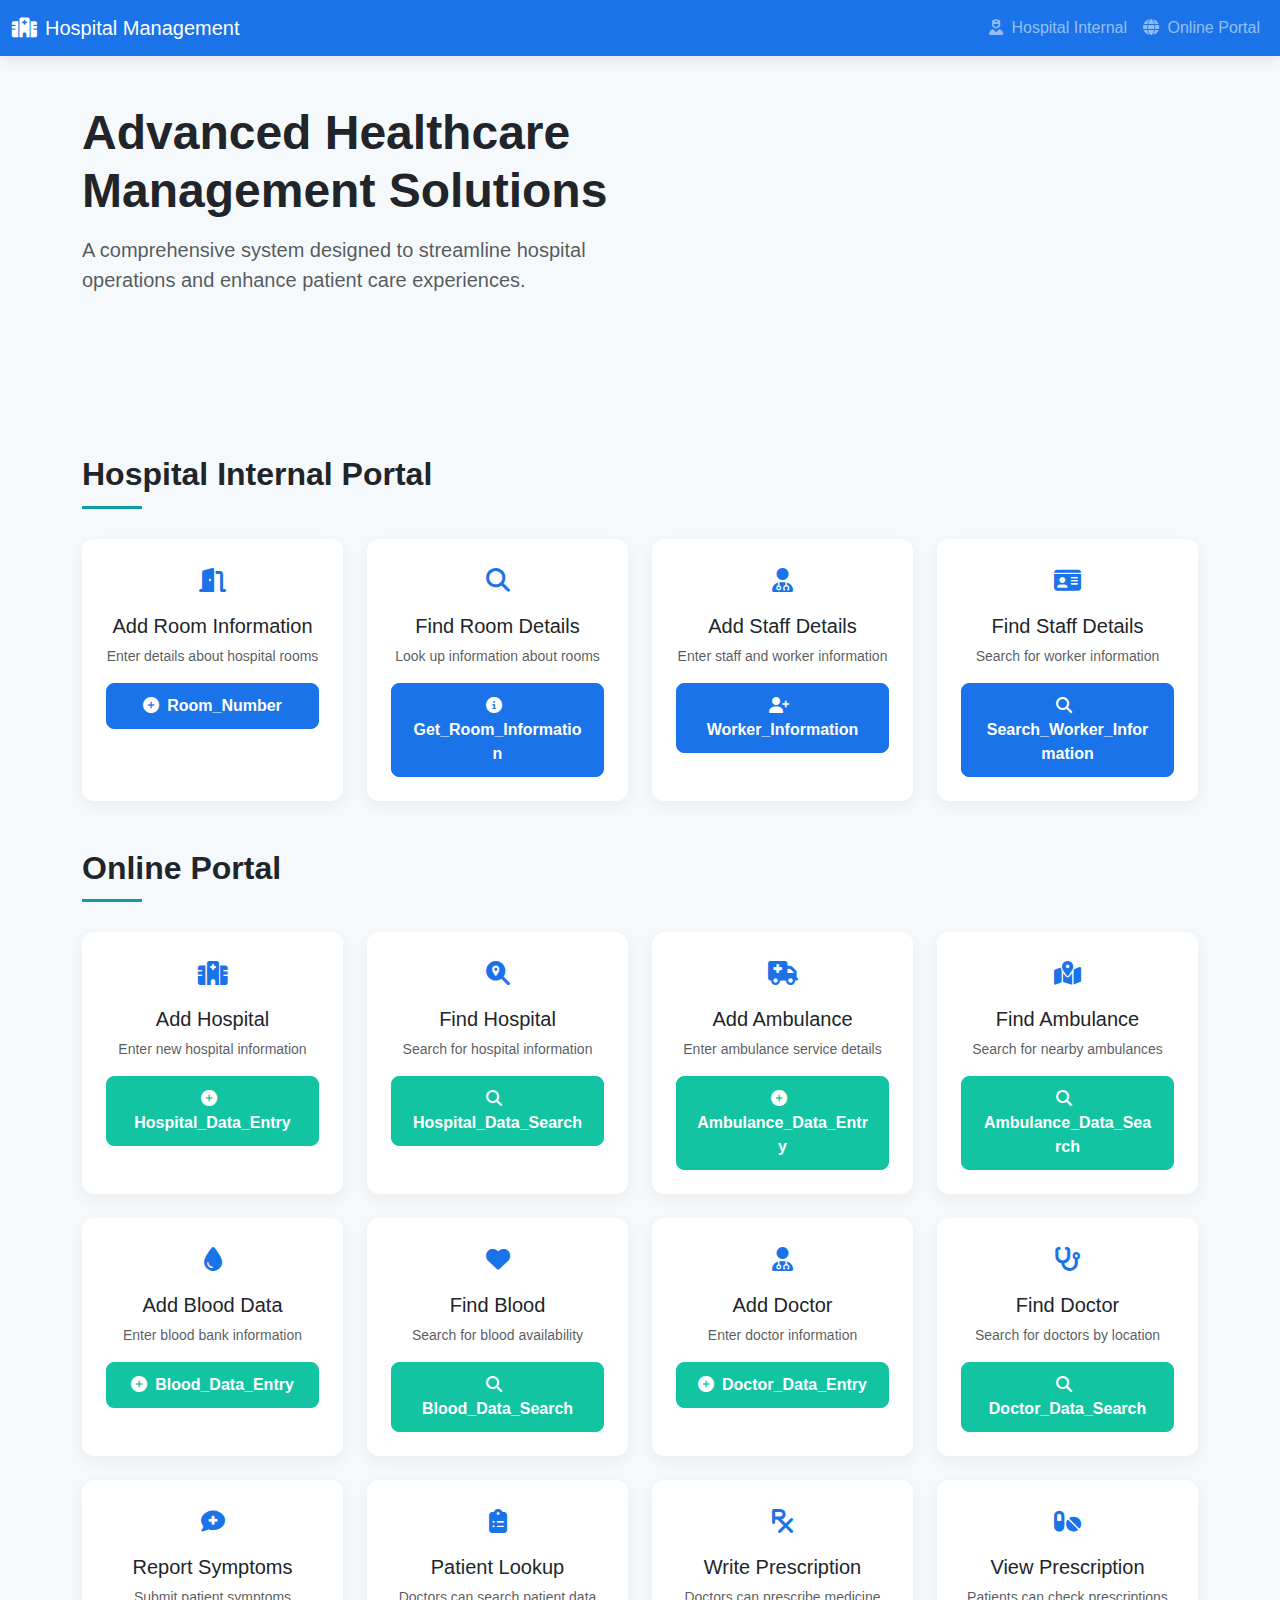
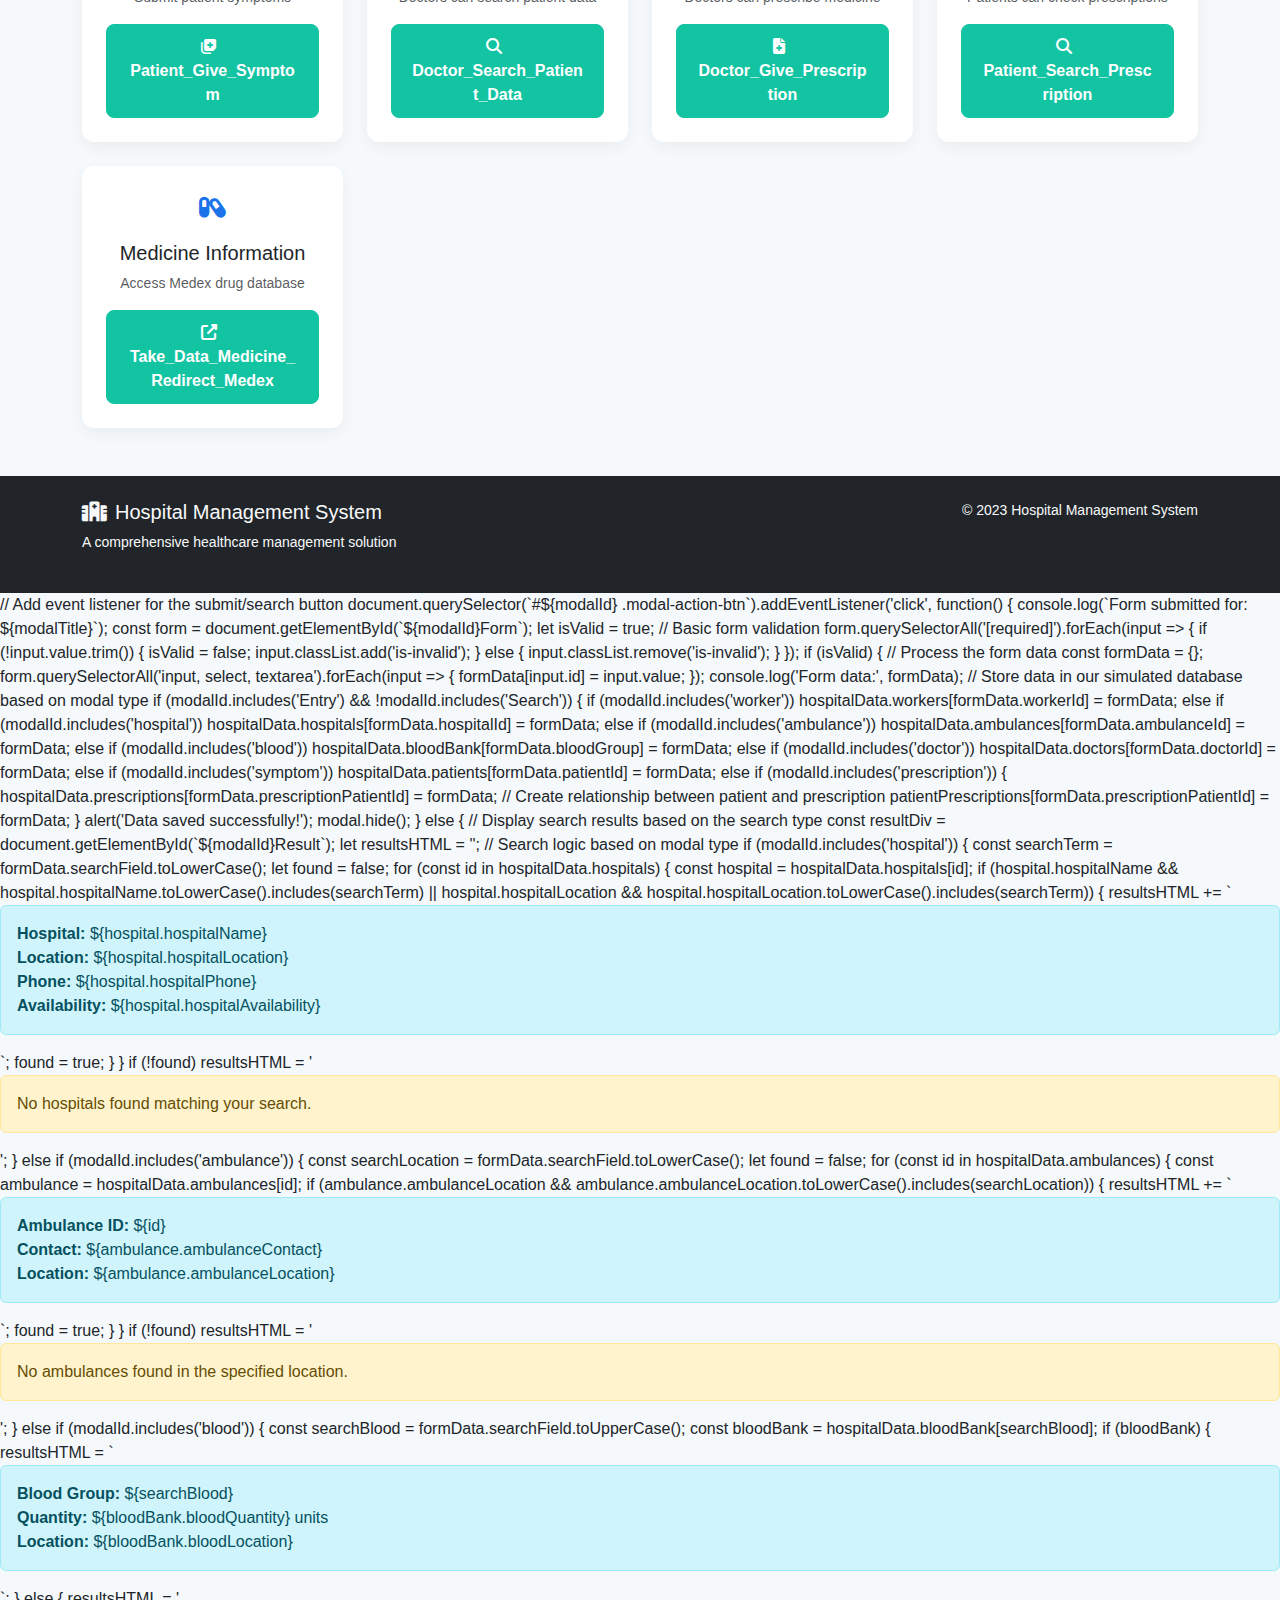
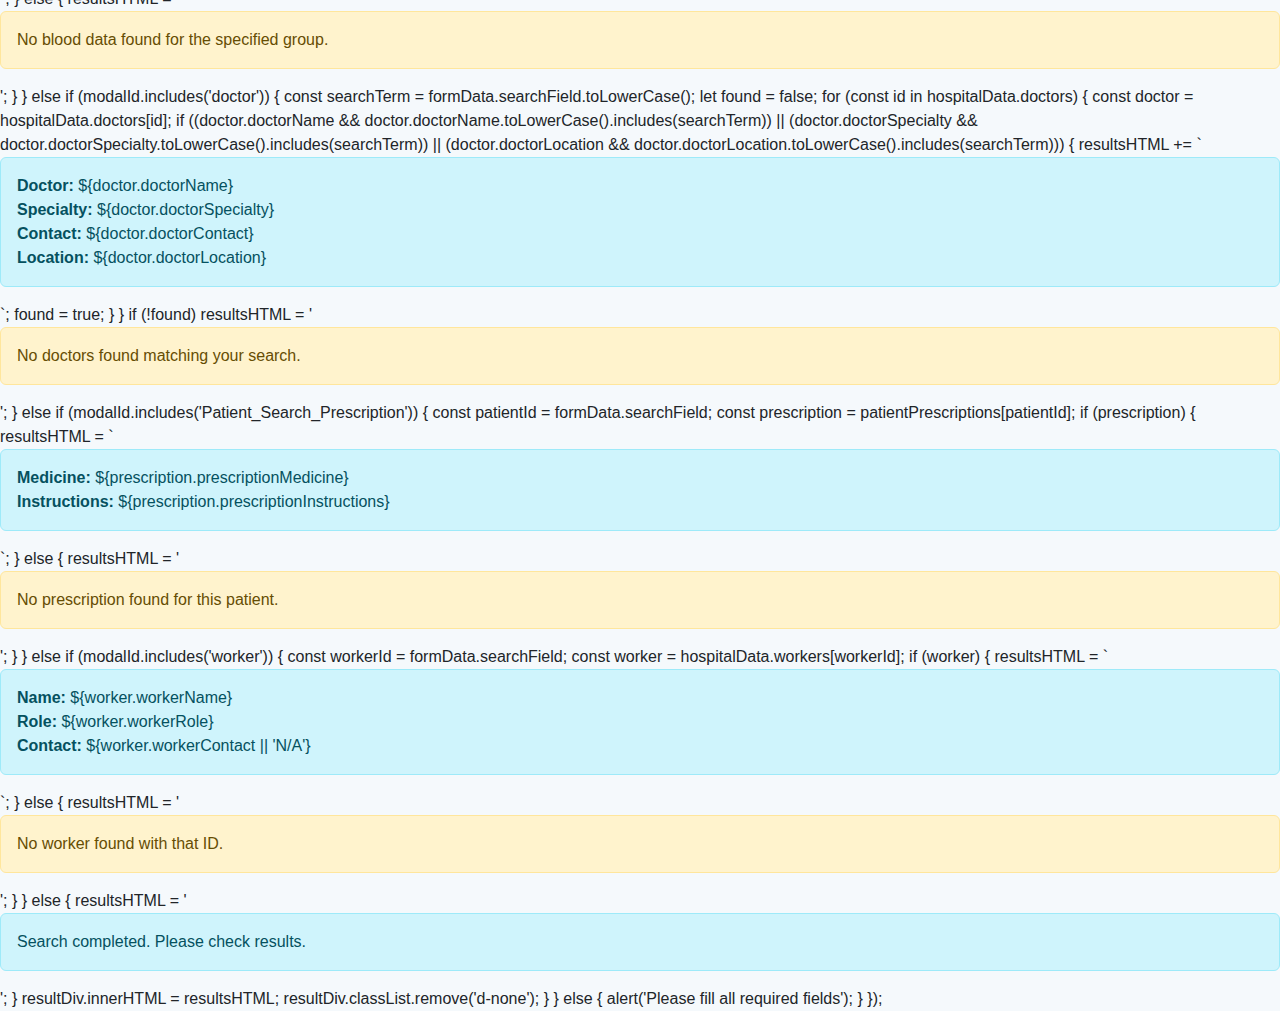
<file: Semi_4th/Project_Report/Temp/test2.html>
<!DOCTYPE html>
<html lang="en">
<head>
    <meta charset="UTF-8" />
    <meta name="viewport" content="width=device-width, initial-scale=1.0">
    <title>Hospital Management System</title>
    <link rel="stylesheet" href="https://cdn.jsdelivr.net/npm/bootstrap@5.3.0/dist/css/bootstrap.min.css" />
    <link rel="stylesheet" href="https://cdnjs.cloudflare.com/ajax/libs/font-awesome/6.4.0/css/all.min.css">
    <style>
        :root {
            --primary: #1a73e8;
            --secondary: #119da4;
            --success: #13c4a3;
            --light: #f5f9fc;
            --dark: #232b3a;
        }
        
        body {
            font-family: 'Segoe UI', Tahoma, Geneva, Verdana, sans-serif;
            background-color: var(--light);
        }
        
        .navbar {
            box-shadow: 0 2px 15px rgba(0,0,0,0.1);
        }
        
        .card {
            border: none;
            border-radius: 12px;
            box-shadow: 0 5px 15px rgba(0,0,0,0.05);
            transition: all 0.3s ease;
            height: 100%;
        }
        
        .card:hover {
            transform: translateY(-5px);
            box-shadow: 0 10px 20px rgba(0,0,0,0.1);
        }
        
        .btn {
            border-radius: 8px;
            padding: 10px 20px;
            font-weight: 600;
            transition: all 0.3s ease;
        }
        
        .btn-primary {
            background-color: var(--primary);
            border-color: var(--primary);
        }
        
        .btn-success {
            background-color: var(--success);
            border-color: var(--success);
        }
        
        .section-header {
            position: relative;
            padding-bottom: 15px;
            margin-bottom: 30px;
        }
        
        .section-header:after {
            content: '';
            position: absolute;
            bottom: 0;
            left: 0;
            width: 60px;
            height: 3px;
            background-color: var(--secondary);
        }
        
        .feature-icon {
            font-size: 1.5rem;
            margin-bottom: 15px;
            color: var(--primary);
        }
        
        .modal-content {
            border-radius: 15px;
            border: none;
        }
        
        .modal-header {
            border-bottom: none;
            padding: 25px 25px 0;
        }
        
        .modal-body {
            padding: 25px;
        }
        
        .modal-footer {
            border-top: none;
            padding: 0 25px 25px;
        }
    </style>
</head>
<body>
    <nav class="navbar navbar-expand-lg navbar-dark" style="background-color: var(--primary);">
        <div class="container-fluid">
            <a class="navbar-brand d-flex align-items-center" href="#">
                <i class="fas fa-hospital me-2"></i>
                Hospital Management
            </a>
            <button class="navbar-toggler" type="button" data-bs-toggle="collapse" data-bs-target="#navMenu">
                <span class="navbar-toggler-icon"></span>
            </button>
            <div class="collapse navbar-collapse" id="navMenu">
                <ul class="navbar-nav ms-auto">
                    <li class="nav-item"><a class="nav-link" href="#hospitalInternal"><i class="fas fa-user-nurse me-1"></i> Hospital Internal</a></li>
                    <li class="nav-item"><a class="nav-link" href="#onlinePortal"><i class="fas fa-globe me-1"></i> Online Portal</a></li>
                </ul>
            </div>
        </div>
    </nav>

    <div class="container py-5">
        <div class="row mb-5">
            <div class="col-lg-6">
                <h1 class="display-5 fw-bold mb-3">Advanced Healthcare Management Solutions</h1>
                <p class="lead text-muted">A comprehensive system designed to streamline hospital operations and enhance patient care experiences.</p>
            </div>
        </div>
    </div>

    <!-- Hospital Internal -->
    <section id="hospitalInternal" class="container my-5">
        <h2 class="section-header fw-bold">Hospital Internal Portal</h2>
        <div class="row g-4">
            <div class="col-md-6 col-lg-3">
                <div class="card p-4 text-center">
                    <div class="feature-icon">
                        <i class="fas fa-door-open"></i>
                    </div>
                    <h5>Add Room Information</h5>
                    <p class="text-muted small mb-3">Enter details about hospital rooms</p>
                    <button class="btn btn-primary w-100" data-bs-toggle="modal" data-bs-target="#roomNumberModal">
                        <i class="fas fa-plus-circle me-2"></i>Room_Number
                    </button>
                </div>
            </div>
            <div class="col-md-6 col-lg-3">
                <div class="card p-4 text-center">
                    <div class="feature-icon">
                        <i class="fas fa-search"></i>
                    </div>
                    <h5>Find Room Details</h5>
                    <p class="text-muted small mb-3">Look up information about rooms</p>
                    <button class="btn btn-primary w-100" data-bs-toggle="modal" data-bs-target="#getRoomInfoModal">
                        <i class="fas fa-info-circle me-2"></i>Get_Room_Information
                    </button>
                </div>
            </div>
            <div class="col-md-6 col-lg-3">
                <div class="card p-4 text-center">
                    <div class="feature-icon">
                        <i class="fas fa-user-md"></i>
                    </div>
                    <h5>Add Staff Details</h5>
                    <p class="text-muted small mb-3">Enter staff and worker information</p>
                    <button class="btn btn-primary w-100" data-bs-toggle="modal" data-bs-target="#workerInfoModal">
                        <i class="fas fa-user-plus me-2"></i>Worker_Information
                    </button>
                </div>
            </div>
            <div class="col-md-6 col-lg-3">
                <div class="card p-4 text-center">
                    <div class="feature-icon">
                        <i class="fas fa-id-card"></i>
                    </div>
                    <h5>Find Staff Details</h5>
                    <p class="text-muted small mb-3">Search for worker information</p>
                    <button class="btn btn-primary w-100" data-bs-toggle="modal" data-bs-target="#searchWorkerModal">
                        <i class="fas fa-search me-2"></i>Search_Worker_Information
                    </button>
                </div>
            </div>
        </div>
    </section>

    <!-- Online Portal -->
    <section id="onlinePortal" class="container my-5">
        <h2 class="section-header fw-bold">Online Portal</h2>
        <div class="row g-4">
            <!-- Hospital Data -->
            <div class="col-md-6 col-lg-3">
                <div class="card p-4 text-center">
                    <div class="feature-icon">
                        <i class="fas fa-hospital"></i>
                    </div>
                    <h5>Add Hospital</h5>
                    <p class="text-muted small mb-3">Enter new hospital information</p>
                    <button class="btn btn-success w-100" data-bs-toggle="modal" data-bs-target="#hospitalEntryModal">
                        <i class="fas fa-plus-circle me-2"></i>Hospital_Data_Entry
                    </button>
                </div>
            </div>
            <div class="col-md-6 col-lg-3">
                <div class="card p-4 text-center">
                    <div class="feature-icon">
                        <i class="fas fa-search-location"></i>
                    </div>
                    <h5>Find Hospital</h5>
                    <p class="text-muted small mb-3">Search for hospital information</p>
                    <button class="btn btn-success w-100" data-bs-toggle="modal" data-bs-target="#hospitalSearchModal">
                        <i class="fas fa-search me-2"></i>Hospital_Data_Search
                    </button>
                </div>
            </div>
            
            <!-- Ambulance Data -->
            <div class="col-md-6 col-lg-3">
                <div class="card p-4 text-center">
                    <div class="feature-icon">
                        <i class="fas fa-ambulance"></i>
                    </div>
                    <h5>Add Ambulance</h5>
                    <p class="text-muted small mb-3">Enter ambulance service details</p>
                    <button class="btn btn-success w-100" data-bs-toggle="modal" data-bs-target="#ambulanceEntryModal">
                        <i class="fas fa-plus-circle me-2"></i>Ambulance_Data_Entry
                    </button>
                </div>
            </div>
            <div class="col-md-6 col-lg-3">
                <div class="card p-4 text-center">
                    <div class="feature-icon">
                        <i class="fas fa-map-marked-alt"></i>
                    </div>
                    <h5>Find Ambulance</h5>
                    <p class="text-muted small mb-3">Search for nearby ambulances</p>
                    <button class="btn btn-success w-100" data-bs-toggle="modal" data-bs-target="#ambulanceSearchModal">
                        <i class="fas fa-search me-2"></i>Ambulance_Data_Search
                    </button>
                </div>
            </div>
            
            <!-- Blood Data -->
            <div class="col-md-6 col-lg-3">
                <div class="card p-4 text-center">
                    <div class="feature-icon">
                        <i class="fas fa-tint"></i>
                    </div>
                    <h5>Add Blood Data</h5>
                    <p class="text-muted small mb-3">Enter blood bank information</p>
                    <button class="btn btn-success w-100" data-bs-toggle="modal" data-bs-target="#bloodEntryModal">
                        <i class="fas fa-plus-circle me-2"></i>Blood_Data_Entry
                    </button>
                </div>
            </div>
            <div class="col-md-6 col-lg-3">
                <div class="card p-4 text-center">
                    <div class="feature-icon">
                        <i class="fas fa-heart"></i>
                    </div>
                    <h5>Find Blood</h5>
                    <p class="text-muted small mb-3">Search for blood availability</p>
                    <button class="btn btn-success w-100" data-bs-toggle="modal" data-bs-target="#bloodSearchModal">
                        <i class="fas fa-search me-2"></i>Blood_Data_Search
                    </button>
                </div>
            </div>
            
            <!-- Doctor Data -->
            <div class="col-md-6 col-lg-3">
                <div class="card p-4 text-center">
                    <div class="feature-icon">
                        <i class="fas fa-user-md"></i>
                    </div>
                    <h5>Add Doctor</h5>
                    <p class="text-muted small mb-3">Enter doctor information</p>
                    <button class="btn btn-success w-100" data-bs-toggle="modal" data-bs-target="#doctorEntryModal">
                        <i class="fas fa-plus-circle me-2"></i>Doctor_Data_Entry
                    </button>
                </div>
            </div>
            <div class="col-md-6 col-lg-3">
                <div class="card p-4 text-center">
                    <div class="feature-icon">
                        <i class="fas fa-stethoscope"></i>
                    </div>
                    <h5>Find Doctor</h5>
                    <p class="text-muted small mb-3">Search for doctors by location</p>
                    <button class="btn btn-success w-100" data-bs-toggle="modal" data-bs-target="#doctorSearchModal">
                        <i class="fas fa-search me-2"></i>Doctor_Data_Search
                    </button>
                </div>
            </div>
            
            <!-- Patient-Doctor Interaction -->
            <div class="col-md-6 col-lg-3">
                <div class="card p-4 text-center">
                    <div class="feature-icon">
                        <i class="fas fa-comment-medical"></i>
                    </div>
                    <h5>Report Symptoms</h5>
                    <p class="text-muted small mb-3">Submit patient symptoms</p>
                    <button class="btn btn-success w-100" data-bs-toggle="modal" data-bs-target="#symptomEntryModal">
                        <i class="fas fa-notes-medical me-2"></i>Patient_Give_Symptom
                    </button>
                </div>
            </div>
            <div class="col-md-6 col-lg-3">
                <div class="card p-4 text-center">
                    <div class="feature-icon">
                        <i class="fas fa-clipboard-list"></i>
                    </div>
                    <h5>Patient Lookup</h5>
                    <p class="text-muted small mb-3">Doctors can search patient data</p>
                    <button class="btn btn-success w-100" data-bs-toggle="modal" data-bs-target="#doctorPatientModal">
                        <i class="fas fa-search me-2"></i>Doctor_Search_Patient_Data
                    </button>
                </div>
            </div>
            <div class="col-md-6 col-lg-3">
                <div class="card p-4 text-center">
                    <div class="feature-icon">
                        <i class="fas fa-prescription"></i>
                    </div>
                    <h5>Write Prescription</h5>
                    <p class="text-muted small mb-3">Doctors can prescribe medicine</p>
                    <button class="btn btn-success w-100" data-bs-toggle="modal" data-bs-target="#prescriptionEntryModal">
                        <i class="fas fa-file-medical me-2"></i>Doctor_Give_Prescription
                    </button>
                </div>
            </div>
            <div class="col-md-6 col-lg-3">
                <div class="card p-4 text-center">
                    <div class="feature-icon">
                        <i class="fas fa-pills"></i>
                    </div>
                    <h5>View Prescription</h5>
                    <p class="text-muted small mb-3">Patients can check prescriptions</p>
                    <button class="btn btn-success w-100" data-bs-toggle="modal" data-bs-target="#prescriptionSearchModal">
                        <i class="fas fa-search me-2"></i>Patient_Search_Prescription
                    </button>
                </div>
            </div>
            
            <!-- Medicine Info -->
            <div class="col-md-6 col-lg-3">
                <div class="card p-4 text-center">
                    <div class="feature-icon">
                        <i class="fas fa-capsules"></i>
                    </div>
                    <h5>Medicine Information</h5>
                    <p class="text-muted small mb-3">Access Medex drug database</p>
                    <button class="btn btn-success w-100" data-bs-toggle="modal" data-bs-target="#medicineRedirectModal">
                        <i class="fas fa-external-link-alt me-2"></i>Take_Data_Medicine_Redirect_Medex
                    </button>
                </div>
            </div>
        </div>
    </section>

    <!-- Footer -->
    <footer class="bg-dark text-light py-4 mt-5">
        <div class="container">
            <div class="row">
                <div class="col-md-6">
                    <h5><i class="fas fa-hospital me-2"></i>Hospital Management System</h5>
                    <p class="small">A comprehensive healthcare management solution</p>
                </div>
                <div class="col-md-6 text-md-end">
                    <p class="small">© 2023 Hospital Management System</p>
                </div>
            </div>
        </div>
    </footer>

    <!-- Modals for each function -->
    <!-- Just showing a few examples of modals -->

    <!-- Room Number Modal -->
    <div class="modal fade" id="roomNumberModal" tabindex="-1" aria-hidden="true">
        <div class="modal-dialog">
            <div class="modal-content">
                <div class="modal-header">
                    <h5 class="modal-title"><i class="fas fa-door-open me-2"></i>Add Room Information</h5>
                    <button type="button" class="btn-close" data-bs-dismiss="modal" aria-label="Close"></button>
                </div>
                <div class="modal-body">
                    <form>
                        <div class="mb-3">
                            <label for="roomNumber" class="form-label">Room Number</label>
                            <input type="text" class="form-control" id="roomNumber" required>
                        </div>
                        <div class="mb-3">
                            <label for="roomType" class="form-label">Room Type</label>
                            <select class="form-select" id="roomType" required>
                                <option value="">Select room type</option>
                                <option value="AC">AC</option>
                                <option value="Non-AC">Non-AC</option>
                            </select>
                        </div>
                        <div class="mb-3">
                            <label for="roomAvailability" class="form-label">Room Availability</label>
                            <select class="form-select" id="roomAvailability" required>
                                <option value="">Select availability</option>
                                <option value="Available">Available</option>
                                <option value="Occupied">Occupied</option>
                                <option value="Maintenance">Under Maintenance</option>
                            </select>
                        </div>
                        <div class="mb-3">
                            <label for="roomFor" class="form-label">Room For</label>
                            <input type="text" class="form-control" id="roomFor" required>
                        </div>
                        <div class="mb-3">
                            <label for="roomCapacity" class="form-label">Room Capacity (per patient)</label>
                            <input type="number" class="form-control" id="roomCapacity" required>
                        </div>
                    </form>
                </div>
                <div class="modal-footer">
                    <button type="button" class="btn btn-secondary" data-bs-dismiss="modal">Close</button>
                    <button type="button" class="btn btn-primary">Submit</button>
                </div>
            </div>
        </div>
    </div>

    <!-- Get Room Info Modal -->
    <div class="modal fade" id="getRoomInfoModal" tabindex="-1" aria-hidden="true">
        <div class="modal-dialog">
            <div class="modal-content">
                <div class="modal-header">
                    <h5 class="modal-title"><i class="fas fa-search me-2"></i>Find Room Details</h5>
                    <button type="button" class="btn-close" data-bs-dismiss="modal" aria-label="Close"></button>
                </div>
                <div class="modal-body">
                    <form>
                        <div class="mb-3">
                            <label for="searchRoomNumber" class="form-label">Room Number</label>
                            <input type="text" class="form-control" id="searchRoomNumber" required>
                        </div>
                    </form>
                    <div class="mt-4 p-3 bg-light rounded d-none" id="roomSearchResult">
                        <h6>Room Details:</h6>
                        <div id="roomDetails"></div>
                    </div>
                </div>
                <div class="modal-footer">
                    <button type="button" class="btn btn-secondary" data-bs-dismiss="modal">Close</button>
                    <button type="button" class="btn btn-primary">Search</button>
                </div>
            </div>
        </div>
    </div>

    <script src="https://cdn.jsdelivr.net/npm/bootstrap@5.3.0/dist/js/bootstrap.bundle.min.js"></script>
    <script>
        // Simulated backend data storage
        const hospitalData = {
            rooms: {},
            workers: {},
            hospitals: {},
            ambulances: {},
            bloodBank: {},
            doctors: {},
            patients: {},
            prescriptions: {}
        };
        
        // Patient-Prescription relationship mapping
        const patientPrescriptions = {};

        document.addEventListener('DOMContentLoaded', function() {
            const buttons = document.querySelectorAll('.btn-primary, .btn-success');
            
            // Room search functionality
            document.querySelector('#getRoomInfoModal .btn-primary').addEventListener('click', function() {
                const roomNumber = document.getElementById('searchRoomNumber').value;
                const resultDiv = document.getElementById('roomSearchResult');
                const detailsDiv = document.getElementById('roomDetails');
                
                if (hospitalData.rooms[roomNumber]) {
                    const room = hospitalData.rooms[roomNumber];
                    detailsDiv.innerHTML = `
                        <p><strong>Room Number:</strong> ${roomNumber}</p>
                        <p><strong>Type:</strong> ${room.type}</p>
                        <p><strong>Availability:</strong> ${room.availability}</p>
                        <p><strong>Room For:</strong> ${room.for}</p>
                        <p><strong>Capacity:</strong> ${room.capacity}</p>
                    `;
                    resultDiv.classList.remove('d-none');
                } else {
                    detailsDiv.innerHTML = '<div class="alert alert-warning">Room not found</div>';
                    resultDiv.classList.remove('d-none');
                }
            });
            
            // Room add functionality
            document.querySelector('#roomNumberModal .btn-primary').addEventListener('click', function() {
                const roomNumber = document.getElementById('roomNumber').value;
                const roomType = document.getElementById('roomType').value;
                const roomAvailability = document.getElementById('roomAvailability').value;
                const roomFor = document.getElementById('roomFor').value;
                const roomCapacity = document.getElementById('roomCapacity').value;
                
                if (roomNumber && roomType && roomAvailability && roomFor && roomCapacity) {
                    // Save to our simulated database
                    hospitalData.rooms[roomNumber] = {
                        type: roomType,
                        availability: roomAvailability,
                        for: roomFor,
                        capacity: roomCapacity
                    };
                    
                    // Show success message
                    alert('Room added successfully!');
                    
                    // Clear form
                    document.getElementById('roomNumber').value = '';
                    document.getElementById('roomType').selectedIndex = 0;
                    document.getElementById('roomAvailability').selectedIndex = 0;
                    document.getElementById('roomFor').value = '';
                    document.getElementById('roomCapacity').value = '';
                    
                    // Hide modal
                    const modalInstance = bootstrap.Modal.getInstance(document.getElementById('roomNumberModal'));
                    modalInstance.hide();
                } else {
                    alert('Please fill all required fields');
                }
            });
            
            buttons.forEach(button => {
                button.addEventListener('click', function() {
                    // Log the button click
                    console.log(`Button clicked: ${this.textContent.trim()}`);
                    
                    // Create dynamic modals for buttons without defined modals
                    const targetModal = this.getAttribute('data-bs-target');
                    if(targetModal && !document.querySelector(targetModal) && targetModal !== '#roomNumberModal' && targetModal !== '#getRoomInfoModal') {
                        const modalType = targetModal.substring(1);
                        const modalTitle = this.textContent.trim();
                        createDynamicModal(modalType, modalTitle);
                    }
                });
            });
            
            // Function to dynamically create modals with appropriate fields
            function createDynamicModal(modalId, modalTitle) {
                let formFields = '';
                const btnClass = modalId.includes('Search') ? 'btn-info' : 'btn-primary';
                const btnText = modalId.includes('Search') ? 'Search' : 'Submit';
                
                // Generate appropriate form fields based on modal type
                if (modalId.includes('worker') || modalId.includes('Worker')) {
                    if (modalId.includes('Search')) {
                        formFields = `
                            <div class="mb-3">
                                <label for="searchField" class="form-label">Worker ID</label>
                                <input type="text" class="form-control" id="searchField" required>
                            </div>
                            <div class="alert alert-info">Enter worker ID to search</div>`;
                    } else {
                        formFields = `
                            <div class="mb-3">
                                <label for="workerId" class="form-label">Worker ID</label>
                                <input type="text" class="form-control" id="workerId" required>
                            </div>
                            <div class="mb-3">
                                <label for="workerName" class="form-label">Name</label>
                                <input type="text" class="form-control" id="workerName" required>
                            </div>
                            <div class="mb-3">
                                <label for="workerRole" class="form-label">Role</label>
                                <select class="form-select" id="workerRole" required>
                                    <option value="">Select role</option>
                                    <option value="Doctor">Doctor</option>
                                    <option value="Nurse">Nurse</option>
                                    <option value="Staff">Staff</option>
                                    <option value="Admin">Admin</option>
                                </select>
                            </div>
                            <div class="mb-3">
                                <label for="workerContact" class="form-label">Contact</label>
                                <input type="tel" class="form-control" id="workerContact" required>
                            </div>`;
                    }
                } else if (modalId.includes('hospital') || modalId.includes('Hospital')) {
                    if (modalId.includes('Search')) {
                        formFields = `
                            <div class="mb-3">
                                <label for="searchField" class="form-label">Search by Hospital Name or Location</label>
                                <input type="text" class="form-control" id="searchField" required>
                            </div>
                            <div class="alert alert-info">Enter hospital name or location</div>`;
                    } else {
                        formFields = `
                            <div class="mb-3">
                                <label for="hospitalId" class="form-label">Hospital ID</label>
                                <input type="text" class="form-control" id="hospitalId" required>
                            </div>
                            <div class="mb-3">
                                <label for="hospitalName" class="form-label">Hospital Name</label>
                                <input type="text" class="form-control" id="hospitalName" required>
                            </div>
                            <div class="mb-3">
                                <label for="hospitalLocation" class="form-label">Location</label>
                                <input type="text" class="form-control" id="hospitalLocation" required>
                            </div>
                            <div class="mb-3">
                                <label for="hospitalPhone" class="form-label">Phone</label>
                                <input type="tel" class="form-control" id="hospitalPhone" required>
                            </div>
                            <div class="mb-3">
                                <label for="hospitalAvailability" class="form-label">Availability</label>
                                <select class="form-select" id="hospitalAvailability" required>
                                    <option value="">Select availability</option>
                                    <option value="Open">Open</option>
                                    <option value="Closed">Closed</option>
                                    <option value="Emergency Only">Emergency Only</option>
                                </select>
                            </div>`;
                    }
                } else if (modalId.includes('ambulance') || modalId.includes('Ambulance')) {
                    if (modalId.includes('Search')) {
                        formFields = `
                            <div class="mb-3">
                                <label for="searchField" class="form-label">Search by Location</label>
                                <input type="text" class="form-control" id="searchField" required>
                            </div>
                            <div class="alert alert-info">Enter location to find nearby ambulances</div>`;
                    } else {
                        formFields = `
                            <div class="mb-3">
                                <label for="ambulanceId" class="form-label">Ambulance ID</label>
                                <input type="text" class="form-control" id="ambulanceId" required>
                            </div>
                            <div class="mb-3">
                                <label for="ambulanceContact" class="form-label">Contact Number</label>
                                <input type="tel" class="form-control" id="ambulanceContact" required>
                            </div>
                            <div class="mb-3">
                                <label for="ambulanceLocation" class="form-label">Current Location</label>
                                <input type="text" class="form-control" id="ambulanceLocation" required>
                            </div>`;
                    }
                } else if (modalId.includes('blood') || modalId.includes('Blood')) {
                    if (modalId.includes('Search')) {
                        formFields = `
                            <div class="mb-3">
                                <label for="searchField" class="form-label">Blood Group</label>
                                <select class="form-select" id="searchField" required>
                                    <option value="">Select blood group</option>
                                    <option value="A+">A+</option>
                                    <option value="A-">A-</option>
                                    <option value="B+">B+</option>
                                    <option value="B-">B-</option>
                                    <option value="AB+">AB+</option>
                                    <option value="AB-">AB-</option>
                                    <option value="O+">O+</option>
                                    <option value="O-">O-</option>
                                </select>
                            </div>
                            <div class="alert alert-info">Select blood group to check availability</div>`;
                    } else {
                        formFields = `
                            <div class="mb-3">
                                <label for="bloodGroup" class="form-label">Blood Group</label>
                                <select class="form-select" id="bloodGroup" required>
                                    <option value="">Select blood group</option>
                                    <option value="A+">A+</option>
                                    <option value="A-">A-</option>
                                    <option value="B+">B+</option>
                                    <option value="B-">B-</option>
                                    <option value="AB+">AB+</option>
                                    <option value="AB-">AB-</option>
                                    <option value="O+">O+</option>
                                    <option value="O-">O-</option>
                                </select>
                            </div>
                            <div class="mb-3">
                                <label for="bloodQuantity" class="form-label">Quantity (units)</label>
                                <input type="number" class="form-control" id="bloodQuantity" required>
                            </div>
                            <div class="mb-3">
                                <label for="bloodLocation" class="form-label">Blood Bank Location</label>
                                <input type="text" class="form-control" id="bloodLocation" required>
                            </div>`;
                    }
                } else if (modalId.includes('doctor') || modalId.includes('Doctor')) {
                    if (modalId.includes('Search')) {
                        formFields = `
                            <div class="mb-3">
                                <label for="searchField" class="form-label">Search by Name, Specialty, or Location</label>
                                <input type="text" class="form-control" id="searchField" required>
                            </div>
                            <div class="alert alert-info">Enter doctor name, specialty, or location</div>`;
                    } else if (modalId.includes('Patient')) {
                        formFields = `
                            <div class="mb-3">
                                <label for="searchField" class="form-label">Patient ID</label>
                                <input type="text" class="form-control" id="searchField" required>
                            </div>
                            <div class="alert alert-info">Enter patient ID to view their details</div>`;
                    } else {
                        formFields = `
                            <div class="mb-3">
                                <label for="doctorId" class="form-label">Doctor ID</label>
                                <input type="text" class="form-control" id="doctorId" required>
                            </div>
                            <div class="mb-3">
                                <label for="doctorName" class="form-label">Name</label>
                                <input type="text" class="form-control" id="doctorName" required>
                            </div>
                            <div class="mb-3">
                                <label for="doctorSpecialty" class="form-label">Specialty</label>
                                <input type="text" class="form-control" id="doctorSpecialty" required>
                            </div>
                            <div class="mb-3">
                                <label for="doctorContact" class="form-label">Contact</label>
                                <input type="tel" class="form-control" id="doctorContact" required>
                            </div>
                            <div class="mb-3">
                                <label for="doctorLocation" class="form-label">Location</label>
                                <input type="text" class="form-control" id="doctorLocation" required>
                            </div>`;
                    }
                } else if (modalId.includes('symptom') || modalId.includes('Symptom')) {
                    formFields = `
                        <div class="mb-3">
                            <label for="patientId" class="form-label">Patient ID</label>
                            <input type="text" class="form-control" id="patientId" required>
                        </div>
                        <div class="mb-3">
                            <label for="patientName" class="form-label">Patient Name</label>
                            <input type="text" class="form-control" id="patientName" required>
                        </div>
                        <div class="mb-3">
                            <label for="patientAge" class="form-label">Patient Age</label>
                            <input type="text" class="form-control" id="patientAge" required>
                        </div>
                        <div class="mb-3">
                            <label for="patientSymptoms" class="form-label">Symptoms</label>
                            <textarea class="form-control" id="patientSymptoms" rows="4" required></textarea>
                        </div>`;
                } else if (modalId.includes('prescription') || modalId.includes('Prescription')) {
                    if (modalId.includes('Search')) {
                        formFields = `
                            <div class="mb-3">
                                <label for="searchField" class="form-label">Patient ID</label>
                                <input type="text" class="form-control" id="searchField" required>
                            </div>
                            <div class="alert alert-info">Enter patient ID to find their prescriptions</div>`;
                    } else {
                        formFields = `
                            <div class="mb-3">
                                <label for="prescriptionPatientId" class="form-label">Patient ID</label>
                                <input type="text" class="form-control" id="prescriptionPatientId" required>
                            </div>
                            <div class="mb-3">
                                <label for="prescriptionDoctorId" class="form-label">Doctor ID</label>
                                <input type="text" class="form-control" id="prescriptionDoctorId" required>
                            </div>
                            <div class="mb-3">
                                <label for="prescriptionMedicine" class="form-label">Medicine</label>
                                <textarea class="form-control" id="prescriptionMedicine" rows="4" required></textarea>
                            </div>
                            <div class="mb-3">
                                <label for="prescriptionInstructions" class="form-label">Instructions</label>
                                <textarea class="form-control" id="prescriptionInstructions" rows="2" required></textarea>
                            </div>`;
                    }
                } else {
                    formFields = `
                        <div class="mb-3">
                            <label for="searchField" class="form-label">Search Term</label>
                            <input type="text" class="form-control" id="searchField" required>
                        </div>
                        <div class="alert alert-info">Enter search criteria to find relevant information</div>`;
                }

                const modalHTML = `
                <div class="modal fade" id="${modalId}" tabindex="-1" aria-hidden="true">
                    <div class="modal-dialog">
                        <div class="modal-content">
                            <div class="modal-header">
                                <h5 class="modal-title"><i class="fas fa-info-circle me-2"></i>${modalTitle}</h5>
                                <button type="button" class="btn-close" data-bs-dismiss="modal" aria-label="Close"></button>
                            </div>
                            <div class="modal-body">
                                <form id="${modalId}Form">
                                    ${formFields}
                                </form>
                                <div class="mt-3 d-none" id="${modalId}Result">
                                    <div class="alert alert-info">Results will appear here</div>
                                </div>
                            </div>
                            <div class="modal-footer">
                                <button type="button" class="btn btn-secondary" data-bs-dismiss="modal">Close</button>
                                <button type="button" class="btn ${btnClass} modal-action-btn">${btnText}</button>
                            </div>
                        </div>
                    </div>
                </div>`;
                
                document.body.insertAdjacentHTML('beforeend', modalHTML);
                
                // Initialize the new modal
                const modal = new bootstrap.Modal(document.getElementById(modalId));
                modal.show();
                
                // Add event listener for the submit/search button
                document.querySelector(`#${modalId} .modal-action-btn`).addEventListener('click', function() {
                    console.log(`Form submitted for: ${modalTitle}`);
                    
                    const form = document.getElementById(`${modalId}Form`);
                    let isValid = true;
                    
                    // Basic form validation
                    form.querySelectorAll('[required]').forEach(input => {
                        if (!input.value.trim()) {
                            isValid = false;
                            input.classList.add('is-invalid');
                        } else {
                            input.classList.remove('is-invalid');
                        }
                    });
                    
                    if (isValid) {
                        // Process the form data
                        const formData = {};
                        form.querySelectorAll('input, select, textarea').forEach(input => {
                            formData[input.id] = input.value;
                        });
                        
                        console.log('Form data:', formData);
                        
                        // Store data in our simulated database based on modal type
                        if (modalId.includes('Entry') && !modalId.includes('Search')) {
                            if (modalId.includes('worker')) hospitalData.workers[formData.workerId] = formData;
                            else if (modalId.includes('hospital')) hospitalData.hospitals[formData.hospitalId] = formData;
                            else if (modalId.includes('ambulance')) hospitalData.ambulances[formData.ambulanceId] = formData;
                            else if (modalId.includes('blood')) hospitalData.bloodBank[formData.bloodGroup] = formData;
                            else if (modalId.includes('doctor')) hospitalData.doctors[formData.doctorId] = formData;
                            else if (modalId.includes('symptom')) hospitalData.patients[formData.patientId] = formData;
                            else if (modalId.includes('prescription')) hospitalData.prescriptions[formData.prescriptionPatientId] = formData;
                            
                            alert('Data saved successfully!');
                            modal.hide();
                        } else {
                            // Display search results
                            const resultDiv = document.getElementById(`${modalId}Result`);
                            resultDiv.innerHTML = '<div class="alert alert-success">Data found! This is simulated search result data.</div>';
                            resultDiv.classList.remove('d-none');
                        }
                    } else {
                        alert('Please fill all required fields');
                    }
                });
            }
        });
    </script>
</body>
</html>                // Add event listener for the submit/search button
                document.querySelector(`#${modalId} .modal-action-btn`).addEventListener('click', function() {
                    console.log(`Form submitted for: ${modalTitle}`);
                    
                    const form = document.getElementById(`${modalId}Form`);
                    let isValid = true;
                    
                    // Basic form validation
                    form.querySelectorAll('[required]').forEach(input => {
                        if (!input.value.trim()) {
                            isValid = false;
                            input.classList.add('is-invalid');
                        } else {
                            input.classList.remove('is-invalid');
                        }
                    });
                    
                    if (isValid) {
                        // Process the form data
                        const formData = {};
                        form.querySelectorAll('input, select, textarea').forEach(input => {
                            formData[input.id] = input.value;
                        });
                        
                        console.log('Form data:', formData);
                        
                        // Store data in our simulated database based on modal type
                        if (modalId.includes('Entry') && !modalId.includes('Search')) {
                            if (modalId.includes('worker')) hospitalData.workers[formData.workerId] = formData;
                            else if (modalId.includes('hospital')) hospitalData.hospitals[formData.hospitalId] = formData;
                            else if (modalId.includes('ambulance')) hospitalData.ambulances[formData.ambulanceId] = formData;
                            else if (modalId.includes('blood')) hospitalData.bloodBank[formData.bloodGroup] = formData;
                            else if (modalId.includes('doctor')) hospitalData.doctors[formData.doctorId] = formData;
                            else if (modalId.includes('symptom')) hospitalData.patients[formData.patientId] = formData;
                            else if (modalId.includes('prescription')) {
                                hospitalData.prescriptions[formData.prescriptionPatientId] = formData;
                                // Create relationship between patient and prescription
                                patientPrescriptions[formData.prescriptionPatientId] = formData;
                            }
                            
                            alert('Data saved successfully!');
                            modal.hide();
                        } else {
                            // Display search results based on the search type
                            const resultDiv = document.getElementById(`${modalId}Result`);
                            let resultsHTML = '';
                            
                            // Search logic based on modal type
                            if (modalId.includes('hospital')) {
                                const searchTerm = formData.searchField.toLowerCase();
                                let found = false;
                                
                                for (const id in hospitalData.hospitals) {
                                    const hospital = hospitalData.hospitals[id];
                                    if (hospital.hospitalName && hospital.hospitalName.toLowerCase().includes(searchTerm) || 
                                        hospital.hospitalLocation && hospital.hospitalLocation.toLowerCase().includes(searchTerm)) {
                                        resultsHTML += `<div class="alert alert-info">
                                            <strong>Hospital:</strong> ${hospital.hospitalName}<br>
                                            <strong>Location:</strong> ${hospital.hospitalLocation}<br>
                                            <strong>Phone:</strong> ${hospital.hospitalPhone}<br>
                                            <strong>Availability:</strong> ${hospital.hospitalAvailability}
                                        </div>`;
                                        found = true;
                                    }
                                }
                                
                                if (!found) resultsHTML = '<div class="alert alert-warning">No hospitals found matching your search.</div>';
                            } else if (modalId.includes('ambulance')) {
                                const searchLocation = formData.searchField.toLowerCase();
                                let found = false;
                                
                                for (const id in hospitalData.ambulances) {
                                    const ambulance = hospitalData.ambulances[id];
                                    if (ambulance.ambulanceLocation && ambulance.ambulanceLocation.toLowerCase().includes(searchLocation)) {
                                        resultsHTML += `<div class="alert alert-info">
                                            <strong>Ambulance ID:</strong> ${id}<br>
                                            <strong>Contact:</strong> ${ambulance.ambulanceContact}<br>
                                            <strong>Location:</strong> ${ambulance.ambulanceLocation}
                                        </div>`;
                                        found = true;
                                    }
                                }
                                
                                if (!found) resultsHTML = '<div class="alert alert-warning">No ambulances found in the specified location.</div>';
                            } else if (modalId.includes('blood')) {
                                const searchBlood = formData.searchField.toUpperCase();
                                const bloodBank = hospitalData.bloodBank[searchBlood];
                                
                                if (bloodBank) {
                                    resultsHTML = `<div class="alert alert-info">
                                        <strong>Blood Group:</strong> ${searchBlood}<br>
                                        <strong>Quantity:</strong> ${bloodBank.bloodQuantity} units<br>
                                        <strong>Location:</strong> ${bloodBank.bloodLocation}
                                    </div>`;
                                } else {
                                    resultsHTML = '<div class="alert alert-warning">No blood data found for the specified group.</div>';
                                }
                            } else if (modalId.includes('doctor')) {
                                const searchTerm = formData.searchField.toLowerCase();
                                let found = false;
                                
                                for (const id in hospitalData.doctors) {
                                    const doctor = hospitalData.doctors[id];
                                    if ((doctor.doctorName && doctor.doctorName.toLowerCase().includes(searchTerm)) || 
                                        (doctor.doctorSpecialty && doctor.doctorSpecialty.toLowerCase().includes(searchTerm)) ||
                                        (doctor.doctorLocation && doctor.doctorLocation.toLowerCase().includes(searchTerm))) {
                                        resultsHTML += `<div class="alert alert-info">
                                            <strong>Doctor:</strong> ${doctor.doctorName}<br>
                                            <strong>Specialty:</strong> ${doctor.doctorSpecialty}<br>
                                            <strong>Contact:</strong> ${doctor.doctorContact}<br>
                                            <strong>Location:</strong> ${doctor.doctorLocation}
                                        </div>`;
                                        found = true;
                                    }
                                }
                                
                                if (!found) resultsHTML = '<div class="alert alert-warning">No doctors found matching your search.</div>';
                            } else if (modalId.includes('Patient_Search_Prescription')) {
                                const patientId = formData.searchField;
                                const prescription = patientPrescriptions[patientId];
                                
                                if (prescription) {
                                    resultsHTML = `<div class="alert alert-info">
                                        <strong>Medicine:</strong> ${prescription.prescriptionMedicine}<br>
                                        <strong>Instructions:</strong> ${prescription.prescriptionInstructions}<br>
                                    </div>`;
                                } else {
                                    resultsHTML = '<div class="alert alert-warning">No prescription found for this patient.</div>';
                                }
                            } else if (modalId.includes('worker')) {
                                const workerId = formData.searchField;
                                const worker = hospitalData.workers[workerId];
                                
                                if (worker) {
                                    resultsHTML = `<div class="alert alert-info">
                                        <strong>Name:</strong> ${worker.workerName}<br>
                                        <strong>Role:</strong> ${worker.workerRole}<br>
                                        <strong>Contact:</strong> ${worker.workerContact || 'N/A'}<br>
                                    </div>`;
                                } else {
                                    resultsHTML = '<div class="alert alert-warning">No worker found with that ID.</div>';
                                }
                            } else {
                                resultsHTML = '<div class="alert alert-info">Search completed. Please check results.</div>';
                            }
                            
                            resultDiv.innerHTML = resultsHTML;
                            resultDiv.classList.remove('d-none');
                        }
                    } else {
                        alert('Please fill all required fields');
                    }
                });
</file>
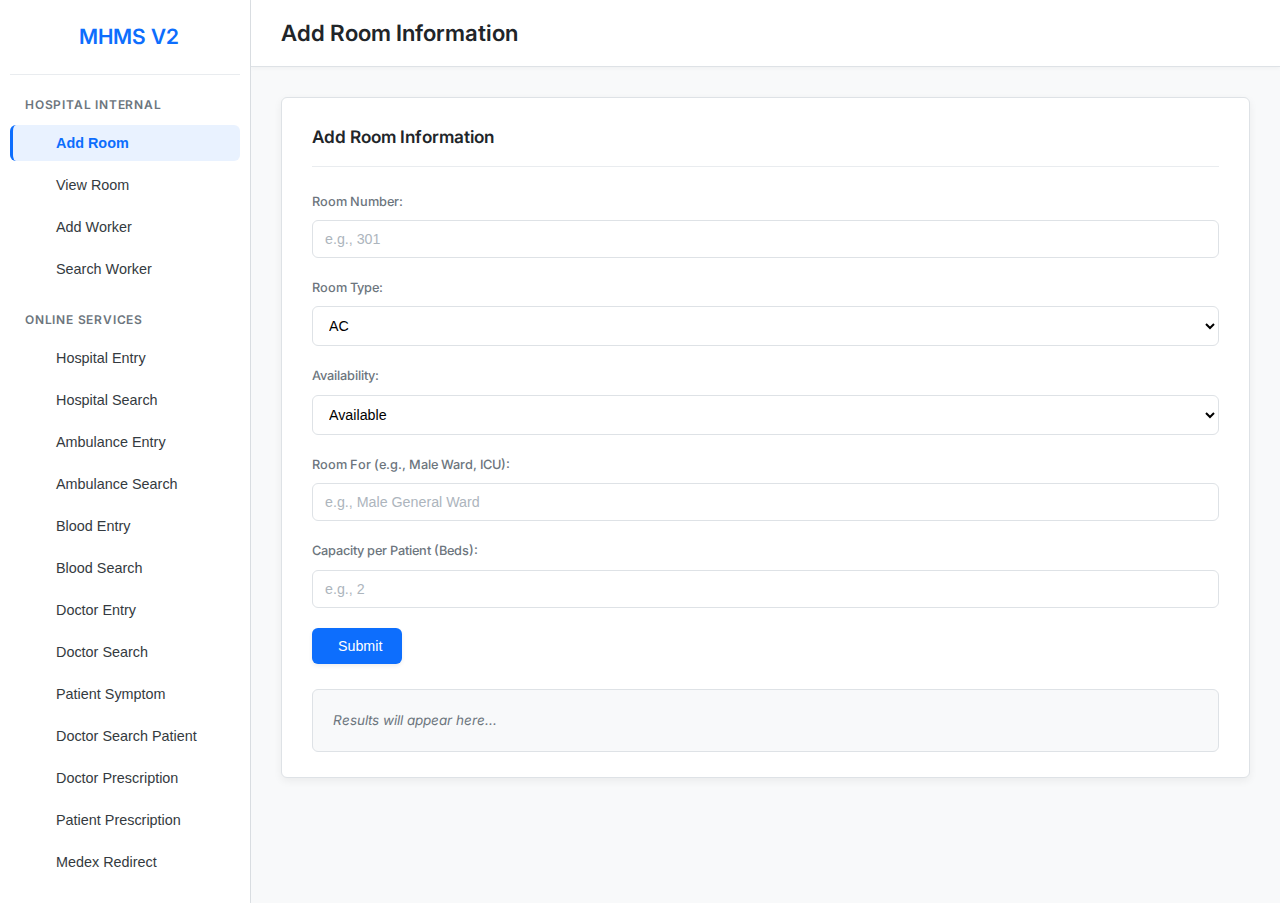
<file: Semi_4th/Project_Report/Temp/test3.html>
<!DOCTYPE html>
<html lang="en">
<head>
    <meta charset="UTF-8">
    <meta name="viewport" content="width=device-width, initial-scale=1.0">
    <title>Modern Hospital Management System v2</title>
    <link rel="preconnect" href="https://fonts.googleapis.com">
    <link rel="preconnect" href="https://fonts.gstatic.com" crossorigin>
    <link href="https://fonts.googleapis.com/css2?family=Inter:wght@300;400;500;600;700&display=swap" rel="stylesheet">
    <!-- Add Font Awesome for Icons -->
    <link rel="stylesheet" href="https://cdnjs.cloudflare.com/ajax/libs/font-awesome/6.4.0/css/all.min.css" integrity="sha512-iecdLmaskl7CVkqkXNQ/ZH/XLlvWZOJyj7Yy7tcenmpD1ypASozpmT/E0iPtmFIB46ZmdtAc9eNBvH0H/ZpiBw==" crossorigin="anonymous" referrerpolicy="no-referrer" />
    <style>
        :root {
            --primary-color: #0d6efd; /* Slightly brighter Bootstrap blue */
            --primary-hover: #0b5ed7;
            --secondary-color: #6c757d; /* Medium Gray */
            --light-gray: #f8f9fa;
            --medium-gray: #e9ecef;
            --dark-gray: #212529;
            --text-color: #212529;
            --success-color: #198754; /* Bootstrap green */
            --error-color: #dc3545;   /* Bootstrap red */
            --sidebar-bg: #ffffff; /* White sidebar */
            --sidebar-text: #343a40;
            --sidebar-active-bg: #e9f2ff; /* Lighter blue for active item */
            --sidebar-active-border: var(--primary-color);
            --border-color: #dee2e6;
            --card-shadow: 0 3px 8px rgba(0, 0, 0, 0.06);
            --card-shadow-hover: 0 6px 16px rgba(0, 0, 0, 0.09);
            --border-radius: 6px; /* Slightly smaller radius */
            --transition-speed: 0.2s ease-in-out;
        }

        * {
            box-sizing: border-box;
            margin: 0;
            padding: 0;
        }

        body {
            font-family: 'Inter', sans-serif;
            background-color: var(--light-gray);
            color: var(--text-color);
            line-height: 1.6;
            font-size: 15px; /* Base font size */
        }

        .container {
            display: grid;
            grid-template-columns: 250px 1fr; /* Standard sidebar width */
            min-height: 100vh;
            background-color: var(--border-color);
            gap: 1px;
        }

        .sidebar {
            background: var(--sidebar-bg);
            padding: 20px 10px;
            display: flex;
            flex-direction: column;
            box-shadow: 2px 0 5px rgba(0,0,0,0.03); /* Subtle shadow */
            overflow-y: auto; /* Allow scrolling if many items */
        }

        .sidebar-logo {
             font-size: 1.4em;
             font-weight: 600;
             color: var(--primary-color);
             padding: 0 10px 20px 10px; /* Add padding */
             text-align: center;
             border-bottom: 1px solid var(--medium-gray);
             margin-bottom: 20px;
        }
         /* Optional: Hide logo text if needed and show only an icon */
         .sidebar-logo i {
             margin-right: 8px;
         }


        .sidebar h2 {
            color: var(--secondary-color);
            margin-bottom: 8px;
            margin-top: 20px;
            font-size: 0.8em;
            font-weight: 600;
            padding: 0 15px;
            text-transform: uppercase;
            letter-spacing: 0.8px;
        }
         .sidebar h2:first-of-type {
             margin-top: 0;
         }

        .sidebar button {
            width: 100%;
            padding: 10px 15px;
            margin: 3px 0;
            background: transparent;
            border: none;
            border-left: 3px solid transparent; /* Thinner active indicator */
            border-radius: var(--border-radius);
            cursor: pointer;
            text-align: left;
            font-size: 0.9rem;
            font-weight: 500;
            color: var(--sidebar-text);
            transition: background-color var(--transition-speed), color var(--transition-speed), border-left-color var(--transition-speed);
            display: flex; /* Use flex for icon alignment */
            align-items: center;
            gap: 12px; /* Space between icon and text */
        }
        .sidebar button i {
             width: 16px; /* Fixed width for icon alignment */
             text-align: center;
             color: var(--secondary-color); /* Default icon color */
             transition: color var(--transition-speed);
         }

        .sidebar button:hover {
            background-color: var(--medium-gray);
            color: var(--primary-hover);
        }
         .sidebar button:hover i {
             color: var(--primary-hover);
         }

        .sidebar button.active {
            background-color: var(--sidebar-active-bg);
            color: var(--primary-color);
            border-left-color: var(--sidebar-active-border);
            font-weight: 600;
        }
        .sidebar button.active i {
            color: var(--primary-color);
        }

        .main-content {
            padding: 0; /* Remove outer padding, add inside header/sections */
            background-color: var(--light-gray);
            overflow-y: auto;
            display: flex;
            flex-direction: column;
        }

         .main-header {
            background-color: #ffffff;
             padding: 15px 30px;
             border-bottom: 1px solid var(--border-color);
             box-shadow: 0 2px 4px rgba(0,0,0,0.03);
             margin-bottom: 30px;
             position: sticky; /* Keep header visible while scrolling */
             top: 0;
             z-index: 10; /* Ensure it stays above cards */
         }

         .main-header h1 {
             font-size: 1.5em;
             font-weight: 600;
             color: var(--dark-gray);
         }

        .content-area {
            padding: 0 30px 30px 30px; /* Content padding below header */
            flex-grow: 1; /* Take remaining space */
        }

        .card {
            background: #ffffff;
            border-radius: var(--border-radius);
            box-shadow: var(--card-shadow);
            margin-bottom: 25px;
            padding: 25px 30px;
            border: 1px solid var(--border-color);
            transition: box-shadow var(--transition-speed);
        }
         .card:hover {
             box-shadow: var(--card-shadow-hover);
         }

        .card h3 { /* Card title styling */
            margin-bottom: 25px;
            color: var(--dark-gray);
            font-size: 1.15em; /* Slightly smaller card titles */
            font-weight: 600;
            border-bottom: 1px solid var(--medium-gray);
            padding-bottom: 15px;
        }

        .form-group {
            margin-bottom: 20px;
        }

        .form-group label {
            display: block;
            margin-bottom: 8px;
            font-weight: 500;
            color: var(--secondary-color);
            font-size: 0.85em; /* Smaller label */
        }

        .form-group input[type="text"],
        .form-group input[type="number"],
        .form-group input[type="email"],
        .form-group input[type="password"],
        .form-group select,
        .form-group textarea {
            width: 100%;
            padding: 10px 12px; /* Slightly less padding */
            border: 1px solid var(--border-color);
            border-radius: var(--border-radius);
            font-size: 0.95em;
            transition: border-color var(--transition-speed), box-shadow var(--transition-speed);
            background-color: #fff; /* Ensure white background */
        }
        /* Subtle placeholder style */
         .form-group ::placeholder {
             color: #adb5bd;
             opacity: 1;
         }

        .form-group input:focus,
        .form-group select:focus,
        .form-group textarea:focus {
            border-color: var(--primary-color);
            box-shadow: 0 0 0 3px rgba(13, 110, 253, 0.2); /* Softer focus ring */
            outline: none;
        }

        .form-group textarea {
            min-height: 100px;
            resize: vertical;
        }

        .btn {
            padding: 10px 20px;
            background: var(--primary-color);
            color: white;
            border: none;
            border-radius: var(--border-radius);
            cursor: pointer;
            font-weight: 500;
            font-size: 0.95em;
            transition: background-color var(--transition-speed), transform var(--transition-speed), box-shadow var(--transition-speed);
            display: inline-flex; /* Align icon and text if icon is added */
            align-items: center;
             gap: 6px;
            box-shadow: 0 2px 4px rgba(0,0,0,0.07); /* Button shadow */
        }

        .btn:hover {
            background: var(--primary-hover);
            transform: translateY(-2px);
             box-shadow: 0 4px 8px rgba(0,0,0,0.1);
        }

        .btn:active {
            transform: translateY(0px);
             box-shadow: 0 1px 2px rgba(0,0,0,0.05);
        }

        /* Button variants if needed later
        .btn-secondary { background: var(--secondary-color); }
        .btn-secondary:hover { background: #5a6268; } */

        .result-box {
            margin-top: 25px;
            padding: 20px;
            background: var(--light-gray); /* Use light gray */
            border: 1px solid var(--border-color);
            border-radius: var(--border-radius);
            min-height: 60px; /* Smaller min-height */
            font-size: 0.9em;
            color: var(--text-color); /* Use standard text color */
            white-space: pre-wrap;
            word-wrap: break-word;
        }
        /* Default state message */
         .result-box:empty::before {
            content: "Results will appear here...";
            color: var(--secondary-color);
            font-style: italic;
        }

         .result-box p {
             margin-bottom: 8px;
         }
         .result-box p:last-child {
             margin-bottom: 0;
         }
         .result-box strong {
            color: var(--primary-color); /* Highlight labels in primary color */
            font-weight: 500;
         }

         /* Specific styling for alerts */
         .result-box .alert {
             padding: 10px 15px;
             margin-bottom: 0; /* Replace paragraph margin */
             border-radius: var(--border-radius);
             font-weight: 500;
             border: 1px solid transparent;
         }
        .result-box .alert-success {
            color: #0f5132;
            background-color: #d1e7dd;
            border-color: #badbcc;
        }
        .result-box .alert-error {
            color: #842029;
            background-color: #f8d7da;
            border-color: #f5c2c7;
        }

         /* Styling for list results (like searches) */
         .result-list-item {
             border-bottom: 1px solid var(--medium-gray);
             padding: 15px 0;
             margin-bottom: 15px;
         }
         .result-list-item:last-child {
             border-bottom: none;
             margin-bottom: 0;
             padding-bottom: 0;
         }
         .result-list-item p {
            margin-bottom: 5px;
             font-size: 0.9em;
             line-height: 1.5;
         }
        .result-list-item p strong {
            display: inline-block; /* Better alignment */
             min-width: 100px; /* Align values */
             margin-right: 5px;
         }

        .hidden {
            display: none;
        }

        /* Responsive Design */
        @media (max-width: 992px) { /* Tablet and below */
             .container {
                 grid-template-columns: 1fr; /* Stack layout */
                 gap: 0;
             }
             .sidebar {
                /* Consider making sidebar collapsible here instead of just stacking */
                border-right: none;
                 border-bottom: 1px solid var(--border-color);
                 max-height: 50vh; /* Limit height */
                 box-shadow: none;
                 overflow-y: auto; /* Ensure scroll if needed */
             }
            .main-header {
                position: static; /* Don't stick header on mobile */
                 margin-bottom: 20px;
            }
            .content-area {
                 padding: 0 20px 20px 20px; /* Adjust padding */
            }
            .main-header h1 { font-size: 1.3em; }
            .card { padding: 20px; }
         }

         @media (max-width: 576px) { /* Small devices */
            .sidebar {
                 padding: 15px 5px; /* Less padding */
             }
            .sidebar button {
                padding: 8px 10px;
                 gap: 8px;
                font-size: 0.85rem;
            }
            .sidebar h2 {
                 padding: 0 10px;
             }
            .main-header { padding: 15px; }
            .content-area { padding: 0 15px 15px 15px; }
            .btn { padding: 8px 15px; font-size: 0.9em; }
            .form-group input, .form-group select, .form-group textarea {
                padding: 8px 10px;
                 font-size: 0.9em;
             }
         }

    </style>
</head>
<body>
    <div class="container">
        <!-- Sidebar -->
        <div class="sidebar">
            <div class="sidebar-logo">
                <i class="fas fa-hospital"></i> MHMS V2
            </div>

            <h2><i class="fas fa-building"></i> Hospital Internal</h2>
            <button onclick="showSection('addRoom')" data-title="Add Room Information"><i class="fas fa-door-open"></i>Add Room</button>
            <button onclick="showSection('viewRoom')" data-title="View Room Information"><i class="fas fa-binoculars"></i>View Room</button>
            <button onclick="showSection('addWorker')" data-title="Add Worker Information"><i class="fas fa-user-plus"></i>Add Worker</button>
            <button onclick="showSection('searchWorker')" data-title="Search Worker"><i class="fas fa-user-magnifying-glass"></i>Search Worker</button>

            <h2><i class="fas fa-globe"></i> Online Services</h2>
            <button onclick="showSection('hospitalEntry')" data-title="Hospital Data Entry"><i class="fas fa-hospital-user"></i>Hospital Entry</button>
            <button onclick="showSection('hospitalSearch')" data-title="Search Hospital"><i class="fas fa-magnifying-glass-location"></i>Hospital Search</button>
            <button onclick="showSection('ambulanceEntry')" data-title="Ambulance Data Entry"><i class="fas fa-truck-medical"></i>Ambulance Entry</button>
            <button onclick="showSection('ambulanceSearch')" data-title="Search Ambulance"><i class="fas fa-magnifying-glass-plus"></i>Ambulance Search</button>
            <button onclick="showSection('bloodEntry')" data-title="Blood Bank Entry"><i class="fas fa-tint"></i>Blood Entry</button>
            <button onclick="showSection('bloodSearch')" data-title="Search Blood Bank"><i class="fas fa-magnifying-glass-chart"></i>Blood Search</button>
            <button onclick="showSection('doctorEntry')" data-title="Doctor Data Entry"><i class="fas fa-user-doctor"></i>Doctor Entry</button>
            <button onclick="showSection('doctorSearch')" data-title="Search Doctor"><i class="fas fa-stethoscope"></i>Doctor Search</button>
            <button onclick="showSection('patientSymptom')" data-title="Patient Symptom Report"><i class="fas fa-file-medical"></i>Patient Symptom</button>
            <button onclick="showSection('doctorSearchPatient')" data-title="Doctor: Search Patient"><i class="fas fa-magnifying-glass-arrow-right"></i>Doctor Search Patient</button>
            <button onclick="showSection('doctorPrescription')" data-title="Doctor: Add Prescription"><i class="fas fa-file-prescription"></i>Doctor Prescription</button>
            <button onclick="showSection('patientPrescription')" data-title="Patient: View Prescription"><i class="fas fa-notes-medical"></i>Patient Prescription</button>
            <button onclick="showSection('medex')" data-title="Search Medicine (Medex)"><i class="fas fa-pills"></i>Medex Redirect</button>
        </div>

        <!-- Main Content -->
        <div class="main-content">
             <!-- Header area: Title updates dynamically -->
             <div class="main-header">
                <h1 id="main-title">Section Title</h1>
            </div>

             <!-- Content Area: Cards go inside here -->
             <div class="content-area">

                <!-- Add Room Section -->
                <div id="addRoom" class="card hidden">
                    <h3><i class="fas fa-door-open"></i> Add Room Information</h3>
                    <div class="form-group">
                        <label for="roomNumber">Room Number:</label>
                        <input type="text" id="roomNumber" placeholder="e.g., 301">
                    </div>
                    <div class="form-group">
                        <label for="roomType">Room Type:</label>
                        <select id="roomType">
                            <option value="AC">AC</option>
                            <option value="Non-AC">Non-AC</option>
                        </select>
                    </div>
                    <div class="form-group">
                        <label for="roomAvailability">Availability:</label>
                        <select id="roomAvailability">
                            <option value="Available">Available</option>
                            <option value="Occupied">Occupied</option>
                             <option value="Cleaning">Cleaning</option>
                        </select>
                    </div>
                    <div class="form-group">
                        <label for="roomFor">Room For (e.g., Male Ward, ICU):</label>
                        <input type="text" id="roomFor" placeholder="e.g., Male General Ward">
                    </div>
                    <div class="form-group">
                        <label for="roomCapacity">Capacity per Patient (Beds):</label>
                        <input type="number" id="roomCapacity" placeholder="e.g., 2">
                    </div>
                    <button class="btn" onclick="addRoom()"><i class="fas fa-plus-circle"></i> Submit</button>
                    <div class="result-box" id="roomResult"></div>
                </div>

                <!-- View Room Section -->
                <div id="viewRoom" class="card hidden">
                    <h3><i class="fas fa-binoculars"></i> View Room Information</h3>
                    <div class="form-group">
                        <label for="searchRoomNumber">Enter Room Number:</label>
                        <input type="text" id="searchRoomNumber" placeholder="e.g., 301">
                    </div>
                    <button class="btn" onclick="viewRoom()"><i class="fas fa-search"></i> Search</button>
                    <div class="result-box" id="viewRoomResult"></div>
                </div>

                <!-- Add Worker Section -->
                 <div id="addWorker" class="card hidden">
                    <h3><i class="fas fa-user-plus"></i> Add Worker Information</h3>
                    <div class="form-group">
                        <label for="workerId">Worker ID:</label>
                        <input type="text" id="workerId" placeholder="e.g., EMP102">
                    </div>
                    <div class="form-group">
                        <label for="workerName">Name:</label>
                        <input type="text" id="workerName" placeholder="e.g., Jane Doe">
                    </div>
                    <div class="form-group">
                        <label for="jobTitle">Job Title:</label>
                        <input type="text" id="jobTitle" placeholder="e.g., Nurse, Receptionist, Doctor">
                    </div>
                    <div class="form-group">
                        <label for="workingHours">Working Hours:</label>
                        <input type="text" id="workingHours" placeholder="e.g., 9am - 5pm">
                    </div>
                    <div class="form-group">
                        <label for="specialization">Specialization (if Doctor):</label>
                        <input type="text" id="specialization" placeholder="N/A if not applicable">
                    </div>
                    <div class="form-group">
                        <label for="contactNumber">Contact Number:</label>
                        <input type="text" id="contactNumber" placeholder="e.g., 01xxxxxxxxx">
                    </div>
                    <button class="btn" onclick="addWorker()"><i class="fas fa-plus-circle"></i> Submit</button>
                    <div class="result-box" id="workerResult"></div>
                </div>

                 <!-- Search Worker Section -->
                <div id="searchWorker" class="card hidden">
                    <h3><i class="fas fa-user-magnifying-glass"></i> Search Worker</h3>
                    <div class="form-group">
                        <label for="searchWorkerId">Enter Worker ID:</label>
                        <input type="text" id="searchWorkerId" placeholder="e.g., EMP102">
                    </div>
                    <button class="btn" onclick="searchWorker()"><i class="fas fa-search"></i> Search</button>
                    <div class="result-box" id="searchWorkerResult"></div>
                </div>

                <!-- Hospital Entry -->
                 <div id="hospitalEntry" class="card hidden">
                    <h3><i class="fas fa-hospital-user"></i> Hospital Data Entry</h3>
                    <div class="form-group">
                        <label for="hospitalName">Name:</label>
                        <input type="text" id="hospitalName" placeholder="e.g., City General Hospital">
                    </div>
                    <div class="form-group">
                        <label for="hospitalLocation">Location:</label>
                        <input type="text" id="hospitalLocation" placeholder="e.g., Main Street, Downtown">
                    </div>
                    <div class="form-group">
                        <label for="hospitalContact">Contact:</label>
                        <input type="text" id="hospitalContact" placeholder="e.g., +1 555 1234">
                    </div>
                    <div class="form-group">
                        <label for="hospitalAvailability">Availability Status:</label>
                        <select id="hospitalAvailability">
                            <option value="Available">Accepting Patients</option>
                            <option value="Full">Currently Full</option>
                            <option value="Emergency Only">Emergency Only</option>
                            <option value="Closed">Closed</option>
                        </select>
                    </div>
                    <button class="btn" onclick="addHospital()"><i class="fas fa-plus-circle"></i> Submit</button>
                    <div class="result-box" id="hospitalEntryResult"></div>
                </div>

                <!-- Hospital Search -->
                 <div id="hospitalSearch" class="card hidden">
                    <h3><i class="fas fa-magnifying-glass-location"></i> Search Hospital</h3>
                    <div class="form-group">
                        <label for="searchHospitalLocation">Search by Location (or part of name):</label>
                        <input type="text" id="searchHospitalLocation" placeholder="e.g., Downtown">
                    </div>
                    <button class="btn" onclick="searchHospital()"><i class="fas fa-search"></i> Search</button>
                    <div class="result-box" id="hospitalSearchResult"></div>
                </div>

                 <!-- Ambulance Entry -->
                <div id="ambulanceEntry" class="card hidden">
                    <h3><i class="fas fa-truck-medical"></i> Ambulance Data Entry</h3>
                    <div class="form-group">
                        <label for="ambulanceName">Provider Name/Service:</label>
                        <input type="text" id="ambulanceName" placeholder="e.g., Fast Response EMS">
                    </div>
                    <div class="form-group">
                        <label for="driverName">Driver Name (Optional):</label>
                        <input type="text" id="driverName">
                    </div>
                    <div class="form-group">
                        <label for="ambulanceContact">Contact Number:</label>
                        <input type="text" id="ambulanceContact" placeholder="e.g., +1 555 5678">
                    </div>
                    <div class="form-group">
                        <label for="ambulanceLocation">Base Location:</label>
                        <input type="text" id="ambulanceLocation" placeholder="e.g., North District">
                    </div>
                    <div class="form-group">
                        <label for="ambulanceAvailability">Current Availability:</label>
                        <select id="ambulanceAvailability">
                            <option value="Available">Available</option>
                            <option value="On Duty">On Duty</option>
                            <option value="Unavailable">Unavailable</option>
                        </select>
                    </div>
                    <div class="form-group">
                        <label for="ambulanceStatus">Vehicle Type / Status:</label>
                        <input type="text" id="ambulanceStatus" placeholder="e.g., AC, Basic Life Support">
                    </div>
                    <button class="btn" onclick="addAmbulance()"><i class="fas fa-plus-circle"></i> Submit</button>
                    <div class="result-box" id="ambulanceEntryResult"></div>
                </div>

                 <!-- Ambulance Search -->
                 <div id="ambulanceSearch" class="card hidden">
                    <h3><i class="fas fa-magnifying-glass-plus"></i> Search Ambulance</h3>
                    <div class="form-group">
                        <label for="searchAmbulanceLocation">Search by Location:</label>
                        <input type="text" id="searchAmbulanceLocation" placeholder="e.g., North District">
                    </div>
                    <button class="btn" onclick="searchAmbulance()"><i class="fas fa-search"></i> Search</button>
                    <div class="result-box" id="ambulanceSearchResult"></div>
                </div>

                 <!-- Blood Entry -->
                 <div id="bloodEntry" class="card hidden">
                    <h3><i class="fas fa-tint"></i> Blood Bank Entry</h3>
                     <div class="form-group">
                        <label for="bloodBankName">Blood Bank Name / Hospital Affiliation:</label>
                        <input type="text" id="bloodBankName" placeholder="e.g., Red Cross Center, City Hospital Bank">
                    </div>
                    <div class="form-group">
                        <label for="bloodGroup">Blood Group:</label>
                        <select id="bloodGroup">
                            <option value="A+">A+</option> <option value="A-">A-</option>
                            <option value="B+">B+</option> <option value="B-">B-</option>
                            <option value="AB+">AB+</option> <option value="AB-">AB-</option>
                            <option value="O+">O+</option> <option value="O-">O-</option>
                        </select>
                    </div>
                     <div class="form-group">
                         <label for="bloodUnits">Available Units (Optional):</label>
                         <input type="number" id="bloodUnits" placeholder="e.g., 10">
                     </div>
                    <div class="form-group">
                        <label for="bloodContact">Contact Number:</label>
                        <input type="text" id="bloodContact" placeholder="e.g., +1 555 8765">
                    </div>
                    <div class="form-group">
                        <label for="bloodLocation">Location:</label>
                        <input type="text" id="bloodLocation" placeholder="e.g., West Avenue">
                    </div>
                     <div class="form-group">
                        <label for="bloodAvailability">Current Stock Level:</label>
                        <select id="bloodAvailability">
                             <option value="Available">Available</option>
                             <option value="Low Stock">Low Stock</option>
                            <option value="Unavailable">Unavailable</option>
                         </select>
                    </div>
                     <!-- Removed Status field, merged info into other fields or implicit -->
                    <button class="btn" onclick="addBlood()"><i class="fas fa-plus-circle"></i> Submit</button>
                    <div class="result-box" id="bloodEntryResult"></div>
                </div>

                 <!-- Blood Search -->
                 <div id="bloodSearch" class="card hidden">
                    <h3><i class="fas fa-magnifying-glass-chart"></i> Search Blood Bank</h3>
                     <div class="form-group">
                        <label for="searchBloodLocation">Search by Location:</label>
                        <input type="text" id="searchBloodLocation" placeholder="e.g., West Avenue">
                    </div>
                     <div class="form-group">
                        <label for="searchBloodGroup">Filter by Blood Group (Optional):</label>
                        <select id="searchBloodGroup">
                            <option value="">Any</option>
                            <option value="A+">A+</option> <option value="A-">A-</option>
                            <option value="B+">B+</option> <option value="B-">B-</option>
                            <option value="AB+">AB+</option> <option value="AB-">AB-</option>
                            <option value="O+">O+</option> <option value="O-">O-</option>
                        </select>
                    </div>
                    <button class="btn" onclick="searchBlood()"><i class="fas fa-search"></i> Search</button>
                    <div class="result-box" id="bloodSearchResult"></div>
                </div>

                <!-- Doctor Entry -->
                 <div id="doctorEntry" class="card hidden">
                    <h3><i class="fas fa-user-doctor"></i> Doctor Data Entry</h3>
                    <div class="form-group">
                        <label for="doctorName">Doctor's Full Name:</label>
                        <input type="text" id="doctorName" placeholder="e.g., Dr. Emily Carter">
                    </div>
                    <div class="form-group">
                        <label for="doctorSpecialization">Specialization:</label>
                        <input type="text" id="doctorSpecialization" placeholder="e.g., Cardiologist, Pediatrician">
                    </div>
                    <div class="form-group">
                        <label for="doctorContact">Contact Number:</label>
                        <input type="text" id="doctorContact" placeholder="e.g., 01xxxxxxxxx">
                    </div>
                    <div class="form-group">
                        <label for="doctorLocation">Clinic/Hospital Location:</label>
                        <input type="text" id="doctorLocation" placeholder="e.g., Health Point Clinic, Sector 7">
                    </div>
                    <div class="form-group">
                        <label for="doctorAvailability">Visiting Hours / Schedule:</label>
                         <input type="text" id="doctorAvailability" placeholder="e.g., Mon-Fri 10am-1pm, 5pm-8pm">
                    </div>
                    <div class="form-group">
                        <label for="doctorFees">Consultation Fees (approx.):</label>
                        <input type="number" id="doctorFees" placeholder="e.g., 1000">
                    </div>
                    <div class="form-group">
                        <label for="doctorStatus">Additional Info:</label>
                        <input type="text" id="doctorStatus" placeholder="e.g., Accepts new patients, Telemedicine available">
                    </div>
                    <button class="btn" onclick="addDoctor()"><i class="fas fa-plus-circle"></i> Submit</button>
                    <div class="result-box" id="doctorEntryResult"></div>
                </div>

                 <!-- Doctor Search -->
                <div id="doctorSearch" class="card hidden">
                    <h3><i class="fas fa-stethoscope"></i> Search Doctor</h3>
                    <div class="form-group">
                        <label for="searchDoctorLocation">Search by Location:</label>
                        <input type="text" id="searchDoctorLocation" placeholder="e.g., Sector 7">
                    </div>
                    <div class="form-group">
                        <label for="searchDoctorSpecialization">Filter by Specialization (Optional):</label>
                        <input type="text" id="searchDoctorSpecialization" placeholder="e.g., Cardiologist">
                    </div>
                    <button class="btn" onclick="searchDoctor()"><i class="fas fa-search"></i> Search</button>
                    <div class="result-box" id="doctorSearchResult"></div>
                </div>

                 <!-- Patient Symptom -->
                 <div id="patientSymptom" class="card hidden">
                    <h3><i class="fas fa-file-medical"></i> Patient Symptom Report</h3>
                    <div class="form-group">
                        <label for="patientId">Patient ID (If known):</label>
                        <input type="text" id="patientId" placeholder="e.g., PAT789">
                    </div>
                    <div class="form-group">
                        <label for="patientName">Patient Full Name:</label>
                        <input type="text" id="patientName" placeholder="e.g., John Smith">
                    </div>
                    <div class="form-group">
                        <label for="patientAge">Age:</label>
                        <input type="number" id="patientAge" placeholder="e.g., 45">
                    </div>
                     <div class="form-group">
                         <label for="patientGender">Gender:</label>
                        <select id="patientGender">
                            <option value="Male">Male</option>
                             <option value="Female">Female</option>
                            <option value="Other">Other</option>
                             <option value="Prefer not to say">Prefer not to say</option>
                        </select>
                     </div>
                    <div class="form-group">
                        <label for="patientSymptom">Describe Symptoms:</label>
                        <textarea id="patientSymptom" placeholder="Describe the symptoms in detail, including onset and duration..."></textarea>
                    </div>
                    <button class="btn" onclick="reportSymptom()"><i class="fas fa-paper-plane"></i> Submit Report</button>
                    <div class="result-box" id="symptomResult"></div>
                </div>

                <!-- Doctor Search Patient -->
                 <div id="doctorSearchPatient" class="card hidden">
                    <h3><i class="fas fa-magnifying-glass-arrow-right"></i> Doctor: Search Patient Symptom Report</h3>
                    <div class="form-group">
                        <label for="doctorSearchPatientId">Enter Patient ID:</label>
                        <input type="text" id="doctorSearchPatientId" placeholder="e.g., PAT789">
                    </div>
                    <button class="btn" onclick="doctorSearchPatient()"><i class="fas fa-search"></i> Search Patient</button>
                    <div class="result-box" id="doctorSearchPatientResult"></div>
                </div>

                <!-- Doctor Prescription -->
                 <div id="doctorPrescription" class="card hidden">
                    <h3><i class="fas fa-file-prescription"></i> Doctor: Add Prescription</h3>
                    <div class="form-group">
                        <label for="prescriptionPatientId">Enter Patient ID:</label>
                        <input type="text" id="prescriptionPatientId" placeholder="e.g., PAT789">
                    </div>
                    <div class="form-group">
                        <label for="medicineName">Medicine Name:</label>
                        <input type="text" id="medicineName" placeholder="e.g., Paracetamol">
                    </div>
                     <div class="form-group">
                        <label for="medicineDose">Dosage:</label>
                        <input type="text" id="medicineDose" placeholder="e.g., 500mg, 1 tablet">
                    </div>
                    <div class="form-group">
                        <label for="medicineTime">Frequency / Timing:</label>
                        <input type="text" id="medicineTime" placeholder="e.g., 1+0+1 (Morning + Noon + Night), Twice Daily">
                    </div>
                    <div class="form-group">
                        <label for="medicineDays">Duration:</label>
                        <input type="text" id="medicineDays" placeholder="e.g., 7 Days, As needed">
                    </div>
                    <div class="form-group">
                        <label for="prescriptionNotes">Additional Notes (Optional):</label>
                        <textarea id="prescriptionNotes" placeholder="e.g., Take after food, Avoid driving"></textarea>
                    </div>
                    <button class="btn" onclick="addPrescription()"><i class="fas fa-save"></i> Add Prescription</button>
                    <div class="result-box" id="prescriptionResult"></div>
                </div>

                <!-- Patient Prescription -->
                 <div id="patientPrescription" class="card hidden">
                    <h3><i class="fas fa-notes-medical"></i> Patient: View Prescription</h3>
                    <div class="form-group">
                        <label for="patientPrescriptionId">Enter Your Patient ID:</label>
                        <input type="text" id="patientPrescriptionId" placeholder="e.g., PAT789">
                    </div>
                    <button class="btn" onclick="viewPrescription()"><i class="fas fa-eye"></i> View My Prescription</button>
                    <div class="result-box" id="patientPrescriptionResult"></div>
                </div>

                <!-- Medex Redirect -->
                <div id="medex" class="card hidden">
                    <h3><i class="fas fa-pills"></i> Search Medicine on Medex</h3>
                    <p style="margin-bottom: 20px; color: var(--secondary-color);">This feature redirects you to the Medex Bangladesh website to search for detailed medicine information, indications, dosages, side effects, etc.</p>
                    <div class="form-group">
                        <label for="medicineRedirect">Medicine Name:</label>
                        <input type="text" id="medicineRedirect" placeholder="e.g., Napa, Omeprazole">
                    </div>
                    <button class="btn" onclick="redirectMedex()"><i class="fas fa-external-link-alt"></i> Search on Medex</button>
                    <div class="result-box" id="medexResult"></div>
                </div>
             </div> <!-- End Content Area -->

        </div> <!-- End Main Content -->
    </div>

    <script>
        // Data storage (using simple arrays for demo purposes)
        const db = {
            rooms: [],
            workers: [],
            hospitals: [],
            ambulances: [],
            bloodBanks: [],
            doctors: [],
            patients: [],
            prescriptions: []
        };

        // Elements
        const mainTitle = document.getElementById('main-title');

        // Section switching and UI updates
        function showSection(sectionId) {
            // Hide all content cards
            document.querySelectorAll('.content-area .card').forEach(card => card.classList.add('hidden'));

            // Show the selected card
            const activeCard = document.getElementById(sectionId);
            if (activeCard) {
                activeCard.classList.remove('hidden');
                // Clear previous results when switching sections
                 const resultBox = activeCard.querySelector('.result-box');
                 if(resultBox) resultBox.innerHTML = ''; // Clear on section switch
            }

            // Update active state in sidebar and main title
            document.querySelectorAll('.sidebar button').forEach(btn => {
                 if (btn.getAttribute('onclick') === `showSection('${sectionId}')`) {
                    btn.classList.add('active');
                    // Update main header title using data-title attribute
                    mainTitle.textContent = btn.dataset.title || 'Dashboard'; // Use data-title
                 } else {
                     btn.classList.remove('active');
                 }
            });

            // Scroll main content to top (optional)
            document.querySelector('.main-content').scrollTop = 0;
        }

        // Enhanced Utility to display results with styling
         function displayResult(elementId, message, type = 'info') { // types: info, success, error, list, object
             const resultDiv = document.getElementById(elementId);
             if (!resultDiv) return;

             resultDiv.innerHTML = ''; // Clear previous content

            if (type === 'success') {
                resultDiv.innerHTML = `<div class="alert alert-success">${message}</div>`;
             } else if (type === 'error') {
                 resultDiv.innerHTML = `<div class="alert alert-error">${message}</div>`;
            } else if (type === 'object') {
                let html = '<div class="result-list-item">'; // Wrap single object like a list item
                for (const key in message) {
                    const formattedKey = key.charAt(0).toUpperCase() + key.slice(1).replace(/([A-Z])/g, ' $1');
                    html += `<p><strong>${formattedKey}:</strong> ${message[key] || 'N/A'}</p>`;
                 }
                 html += '</div>';
                resultDiv.innerHTML = html;
             } else if (type === 'list' && Array.isArray(message) && message.length > 0) {
                let html = '';
                message.forEach(item => {
                    html += '<div class="result-list-item">';
                    for (const key in item) {
                         const formattedKey = key.charAt(0).toUpperCase() + key.slice(1).replace(/([A-Z])/g, ' $1');
                        html += `<p><strong>${formattedKey}:</strong> ${item[key] || 'N/A'}</p>`;
                    }
                    html += '</div>';
                });
                resultDiv.innerHTML = html || `<div class="alert alert-error">No matching records found.</div>`; // Show message if list was empty after processing
             } else if (type === 'list' && (!Array.isArray(message) || message.length === 0)) {
                resultDiv.innerHTML = `<div class="alert alert-error">No matching records found.</div>`; // Handle empty array directly
             } else if (type === 'html') { // Allow passing raw HTML if needed
                 resultDiv.innerHTML = message;
            } else { // Default to info (plain text)
                 resultDiv.innerHTML = `<p>${message}</p>`;
             }
         }

         function formatSearchResults(dataArray, fieldsToShow, messageIfEmpty = "No records found.") {
            if (!dataArray || dataArray.length === 0) {
                return `<div class="alert alert-error">${messageIfEmpty}</div>`;
            }

            let html = '';
            dataArray.forEach(item => {
                html += '<div class="result-list-item">';
                fieldsToShow.forEach(field => {
                    let key = field;
                    let label = field.charAt(0).toUpperCase() + field.slice(1).replace(/([A-Z])/g, ' $1');
                     if(typeof field === 'object'){ // Allow {key: 'Label'} format
                         key = Object.keys(field)[0];
                         label = Object.values(field)[0];
                     }
                     // Special formatting (Example: Fees)
                     let value = item[key] || 'N/A';
                     if (key === 'fees' && value !== 'N/A') value = `BDT ${value}`;

                    html += `<p><strong>${label}:</strong> ${value}</p>`;
                });
                html += '</div>';
            });
            return html;
         }


        // --- Functionality Implementation (Using 'db' object) ---

        // Helper for simple validation
        function validateRequired(fields, sectionId) {
            for (const fieldId in fields) {
                 const input = document.getElementById(fieldId);
                 if (!input || !input.value.trim()) {
                    displayResult(`${sectionId}Result`, `${fields[fieldId]} is required.`, 'error');
                     input?.focus(); // Focus the first empty required field
                    return false;
                 }
            }
            return true;
        }

        // Helper to clear form
         function clearForm(sectionId) {
            const form = document.getElementById(sectionId);
            if (form) {
                form.querySelectorAll('input, textarea, select').forEach(el => {
                    if (el.type === 'checkbox' || el.type === 'radio') el.checked = false;
                    else if (el.tagName === 'SELECT') el.selectedIndex = 0;
                    else el.value = '';
                 });
            }
        }


        // Hospital Internal Functions
        function addRoom() {
            if (!validateRequired({ roomNumber: 'Room Number', roomCapacity: 'Capacity' }, 'room')) return;
            const roomData = {
                number: document.getElementById('roomNumber').value,
                type: document.getElementById('roomType').value,
                availability: document.getElementById('roomAvailability').value,
                roomFor: document.getElementById('roomFor').value || 'General', // Use default if empty
                capacity: document.getElementById('roomCapacity').value
            };
            db.rooms.push(roomData);
            displayResult('roomResult', `Room ${roomData.number} added successfully!`, 'success');
            clearForm('addRoom');
            console.log("Rooms:", db.rooms); // For debugging
        }

        function viewRoom() {
             if (!validateRequired({ searchRoomNumber: 'Room Number' }, 'viewRoom')) return;
             const searchNumber = document.getElementById('searchRoomNumber').value;
             const room = db.rooms.find(r => r.number === searchNumber);
             if (room) {
                 displayResult('viewRoomResult', {
                     Number: room.number,
                     Type: room.type,
                     Availability: room.availability,
                     'For': room.roomFor, // Renamed for clarity
                     Capacity: room.capacity + (room.capacity > 1 ? ' Beds' : ' Bed')
                 }, 'object');
             } else {
                 displayResult('viewRoomResult', `Room number "${searchNumber}" not found.`, 'error');
             }
        }

        function addWorker() {
             if (!validateRequired({ workerId: 'Worker ID', workerName: 'Name', jobTitle: 'Job Title' }, 'worker')) return;
            const workerData = {
                id: document.getElementById('workerId').value,
                name: document.getElementById('workerName').value,
                jobTitle: document.getElementById('jobTitle').value,
                workingHours: document.getElementById('workingHours').value,
                specialization: document.getElementById('specialization').value || 'N/A',
                contact: document.getElementById('contactNumber').value
            };
            db.workers.push(workerData);
            displayResult('workerResult', `Worker ${workerData.name} (ID: ${workerData.id}) added successfully!`, 'success');
            clearForm('addWorker');
             console.log("Workers:", db.workers); // Debug
        }

        function searchWorker() {
             if (!validateRequired({ searchWorkerId: 'Worker ID' }, 'searchWorker')) return;
             const searchId = document.getElementById('searchWorkerId').value;
             const worker = db.workers.find(w => w.id === searchId);
             if (worker) {
                 displayResult('searchWorkerResult', {
                    ID: worker.id,
                    Name: worker.name,
                    'Job Title': worker.jobTitle,
                    'Working Hours': worker.workingHours,
                    Specialization: worker.specialization,
                    Contact: worker.contact
                 }, 'object');
             } else {
                displayResult('searchWorkerResult', `Worker with ID "${searchId}" not found.`, 'error');
            }
        }

        // Online Functions
        function addHospital() {
             if (!validateRequired({ hospitalName: 'Name', hospitalLocation: 'Location', hospitalContact: 'Contact'}, 'hospitalEntry')) return;
            const hospitalData = {
                name: document.getElementById('hospitalName').value,
                location: document.getElementById('hospitalLocation').value,
                contact: document.getElementById('hospitalContact').value,
                availability: document.getElementById('hospitalAvailability').value
            };
            db.hospitals.push(hospitalData);
            displayResult('hospitalEntryResult', `Hospital "${hospitalData.name}" added successfully!`, 'success');
            clearForm('hospitalEntry');
             console.log("Hospitals:", db.hospitals); // Debug
        }

        function searchHospital() {
            const searchTerm = document.getElementById('searchHospitalLocation').value.toLowerCase();
             const filtered = db.hospitals.filter(h =>
                h.location.toLowerCase().includes(searchTerm) ||
                h.name.toLowerCase().includes(searchTerm) // Also search by name
            );
            const fields = ['name', 'location', 'contact', 'availability'];
            displayResult('hospitalSearchResult', formatSearchResults(filtered, fields, "No hospitals found matching your criteria."), 'html');
        }

        function addAmbulance() {
             if (!validateRequired({ ambulanceName: 'Provider Name', ambulanceContact: 'Contact', ambulanceLocation: 'Location'}, 'ambulanceEntry')) return;
            const ambulanceData = {
                name: document.getElementById('ambulanceName').value,
                driver: document.getElementById('driverName').value,
                contact: document.getElementById('ambulanceContact').value,
                location: document.getElementById('ambulanceLocation').value,
                availability: document.getElementById('ambulanceAvailability').value,
                status: document.getElementById('ambulanceStatus').value
            };
            db.ambulances.push(ambulanceData);
            displayResult('ambulanceEntryResult', `Ambulance service "${ambulanceData.name}" added successfully!`, 'success');
            clearForm('ambulanceEntry');
             console.log("Ambulances:", db.ambulances); // Debug
        }

        function searchAmbulance() {
            const location = document.getElementById('searchAmbulanceLocation').value.toLowerCase();
             const filtered = db.ambulances.filter(a => a.location.toLowerCase().includes(location));
             const fields = [{name: 'Provider'}, 'driver', 'contact', 'location', 'availability', {status: 'Type/Status'}];
            displayResult('ambulanceSearchResult', formatSearchResults(filtered, fields, "No ambulances found matching that location."), 'html');
        }

        function addBlood() {
            if (!validateRequired({ bloodBankName: 'Bank Name', bloodContact: 'Contact', bloodLocation: 'Location'}, 'bloodEntry')) return;
            const bloodData = {
                bankName: document.getElementById('bloodBankName').value,
                group: document.getElementById('bloodGroup').value,
                units: document.getElementById('bloodUnits').value || 'N/A', // Get units
                contact: document.getElementById('bloodContact').value,
                location: document.getElementById('bloodLocation').value,
                availability: document.getElementById('bloodAvailability').value
            };
            db.bloodBanks.push(bloodData);
            displayResult('bloodEntryResult', `Blood donation info for ${bloodData.group} at ${bloodData.bankName} added.`, 'success');
            clearForm('bloodEntry');
             console.log("Blood Banks:", db.bloodBanks); // Debug
        }

        function searchBlood() {
            const location = document.getElementById('searchBloodLocation').value.toLowerCase();
            const group = document.getElementById('searchBloodGroup').value;
            const filtered = db.bloodBanks.filter(b =>
                 (b.location.toLowerCase().includes(location) || b.bankName.toLowerCase().includes(location)) && // Search location or bank name
                 (!group || b.group === group) // Filter by group if selected
             );
            const fields = [{bankName: 'Bank/Hospital'}, 'group', 'units', 'contact', 'location', 'availability'];
             displayResult('bloodSearchResult', formatSearchResults(filtered, fields, "No blood banks found matching criteria."), 'html');
        }

        function addDoctor() {
             if (!validateRequired({ doctorName: 'Name', doctorSpecialization: 'Specialization', doctorContact: 'Contact', doctorLocation: 'Location'}, 'doctorEntry')) return;
            const doctorData = {
                name: document.getElementById('doctorName').value,
                specialization: document.getElementById('doctorSpecialization').value,
                contact: document.getElementById('doctorContact').value,
                location: document.getElementById('doctorLocation').value,
                availability: document.getElementById('doctorAvailability').value,
                fees: document.getElementById('doctorFees').value,
                status: document.getElementById('doctorStatus').value
            };
            db.doctors.push(doctorData);
            displayResult('doctorEntryResult', `Doctor ${doctorData.name} (${doctorData.specialization}) added successfully!`, 'success');
            clearForm('doctorEntry');
            console.log("Doctors:", db.doctors); // Debug
        }

        function searchDoctor() {
            const location = document.getElementById('searchDoctorLocation').value.toLowerCase();
            const specialization = document.getElementById('searchDoctorSpecialization').value.toLowerCase();
            const filtered = db.doctors.filter(d =>
                (d.location.toLowerCase().includes(location) || d.name.toLowerCase().includes(location)) && // Search location or name
                (!specialization || d.specialization.toLowerCase().includes(specialization)) // Filter by specialization
            );
            const fields = ['name', 'specialization', 'location', {availability: 'Schedule'}, 'contact', 'fees', {status: 'Info'}];
            displayResult('doctorSearchResult', formatSearchResults(filtered, fields, "No doctors found matching criteria."), 'html');
        }

        function reportSymptom() {
             // Auto-generate ID if empty
            let patientId = document.getElementById('patientId').value.trim();
            if (!patientId) {
                patientId = 'PAT' + Date.now().toString().slice(-6); // Simple unique ID generator
                document.getElementById('patientId').value = patientId; // Display the generated ID
            }

            if (!validateRequired({ patientName: 'Name', patientSymptom: 'Symptoms' }, 'patientSymptom')) return;

            const patientData = {
                id: patientId,
                name: document.getElementById('patientName').value,
                age: document.getElementById('patientAge').value,
                gender: document.getElementById('patientGender').value,
                symptom: document.getElementById('patientSymptom').value,
                timestamp: new Date().toLocaleString()
            };

            const existingPatientIndex = db.patients.findIndex(p => p.id === patientData.id);
            if (existingPatientIndex > -1) {
                // Append symptom and update timestamp (or replace, depending on requirement)
                 db.patients[existingPatientIndex].symptom += "\n\nUpdate (" + patientData.timestamp + "):\n" + patientData.symptom;
                 db.patients[existingPatientIndex].timestamp = patientData.timestamp; // Update last report time
                displayResult('symptomResult', `Symptoms updated for Patient ID: ${patientData.id}. Generated ID (if new): ${patientId}`, 'success');
            } else {
                db.patients.push(patientData);
                displayResult('symptomResult', `Symptom report submitted successfully! Your Patient ID is: ${patientData.id}`, 'success');
            }
             console.log("Patients:", db.patients); // Debug
             // Don't clear the form immediately, so user can see the assigned ID if it was generated
             // clearForm('patientSymptom');
        }

        function doctorSearchPatient() {
             if (!validateRequired({ doctorSearchPatientId: 'Patient ID' }, 'doctorSearchPatient')) return;
             const patientId = document.getElementById('doctorSearchPatientId').value;
             const patient = db.patients.find(p => p.id === patientId);
             if (patient) {
                 displayResult('doctorSearchPatientResult', {
                    ID: patient.id,
                    Name: patient.name,
                    Age: patient.age || 'N/A',
                     Gender: patient.gender || 'N/A',
                    Symptoms: patient.symptom,
                     'Last Reported': patient.timestamp
                 }, 'object');
             } else {
                 displayResult('doctorSearchPatientResult', `Patient with ID "${patientId}" not found.`, 'error');
             }
        }

        function addPrescription() {
             if (!validateRequired({ prescriptionPatientId: 'Patient ID', medicineName: 'Medicine', medicineTime: 'Timing', medicineDays: 'Duration' }, 'doctorPrescription')) return;

            const patientId = document.getElementById('prescriptionPatientId').value;
            // Check if patient exists (optional but good practice)
            const patientExists = db.patients.some(p => p.id === patientId);
             if (!patientExists) {
                 displayResult('prescriptionResult', `Patient with ID ${patientId} not found in symptom reports. Add patient data first or verify ID.`, 'error');
                 return;
             }

             const prescriptionData = {
                 p_id: Date.now(), // Unique ID for this prescription item
                patientId: patientId,
                medicine: document.getElementById('medicineName').value,
                 dose: document.getElementById('medicineDose').value || 'N/A',
                 time: document.getElementById('medicineTime').value,
                days: document.getElementById('medicineDays').value,
                 notes: document.getElementById('prescriptionNotes').value || 'N/A',
                prescribedDate: new Date().toLocaleDateString() // Simpler date
            };

            db.prescriptions.push(prescriptionData);
            displayResult('prescriptionResult', 'Prescription added successfully!', 'success');
            clearForm('doctorPrescription');
             console.log("Prescriptions:", db.prescriptions); // Debug
        }

         function viewPrescription() {
             if (!validateRequired({ patientPrescriptionId: 'Patient ID' }, 'patientPrescription')) return;
             const patientId = document.getElementById('patientPrescriptionId').value;
             const patient = db.patients.find(p => p.id === patientId); // Get patient basic info
             const patientPrescriptions = db.prescriptions.filter(p => p.patientId === patientId);

            if (!patient) {
                displayResult('patientPrescriptionResult', `Patient with ID "${patientId}" not found.`, 'error');
                return;
            }

            if (patientPrescriptions.length === 0) {
                 displayResult('patientPrescriptionResult', `No prescriptions found for Patient ID: ${patientId}`, 'error');
                return;
             }

             // Format prescriptions nicely
             let html = `<div class="result-list-item">
                           <p><strong>Patient ID:</strong> ${patient.id}</p>
                            <p><strong>Name:</strong> ${patient.name}</p>
                            <p><strong>Age:</strong> ${patient.age || 'N/A'}</p>
                        </div>
                         <h4 style="margin-top: 15px; margin-bottom: 10px; border-bottom: 1px solid var(--border-color); padding-bottom: 5px;">Prescriptions:</h4>
                     `;

            patientPrescriptions.sort((a, b) => b.p_id - a.p_id); // Show newest first

            patientPrescriptions.forEach(pres => {
                 html += `
                    <div class="result-list-item">
                        <p><strong>Date:</strong> ${pres.prescribedDate}</p>
                         <p><strong>Medicine:</strong> ${pres.medicine}</p>
                         <p><strong>Dosage:</strong> ${pres.dose}</p>
                         <p><strong>Timing:</strong> ${pres.time}</p>
                         <p><strong>Duration:</strong> ${pres.days}</p>
                         <p><strong>Notes:</strong> ${pres.notes}</p>
                    </div>
                `;
             });
             displayResult('patientPrescriptionResult', html, 'html');
        }


        function redirectMedex() {
            const medicine = document.getElementById('medicineRedirect').value;
             if (!medicine.trim()) {
                 displayResult('medexResult', 'Please enter a medicine name.', 'error');
                 return;
             }
            displayResult('medexResult', `Redirecting to Medex to search for "${medicine}"...`, 'success');
             setTimeout(() => {
                 window.open(`https://medex.com.bd/brands/search?name=${encodeURIComponent(medicine)}`, '_blank'); // Using /brands/search path seems common
             }, 600); // Slightly longer delay
        }


        // Initial setup on page load
        document.addEventListener('DOMContentLoaded', () => {
             showSection('addRoom'); // Show the first section by default
         });

    </script>
</body>
</html>
</file>
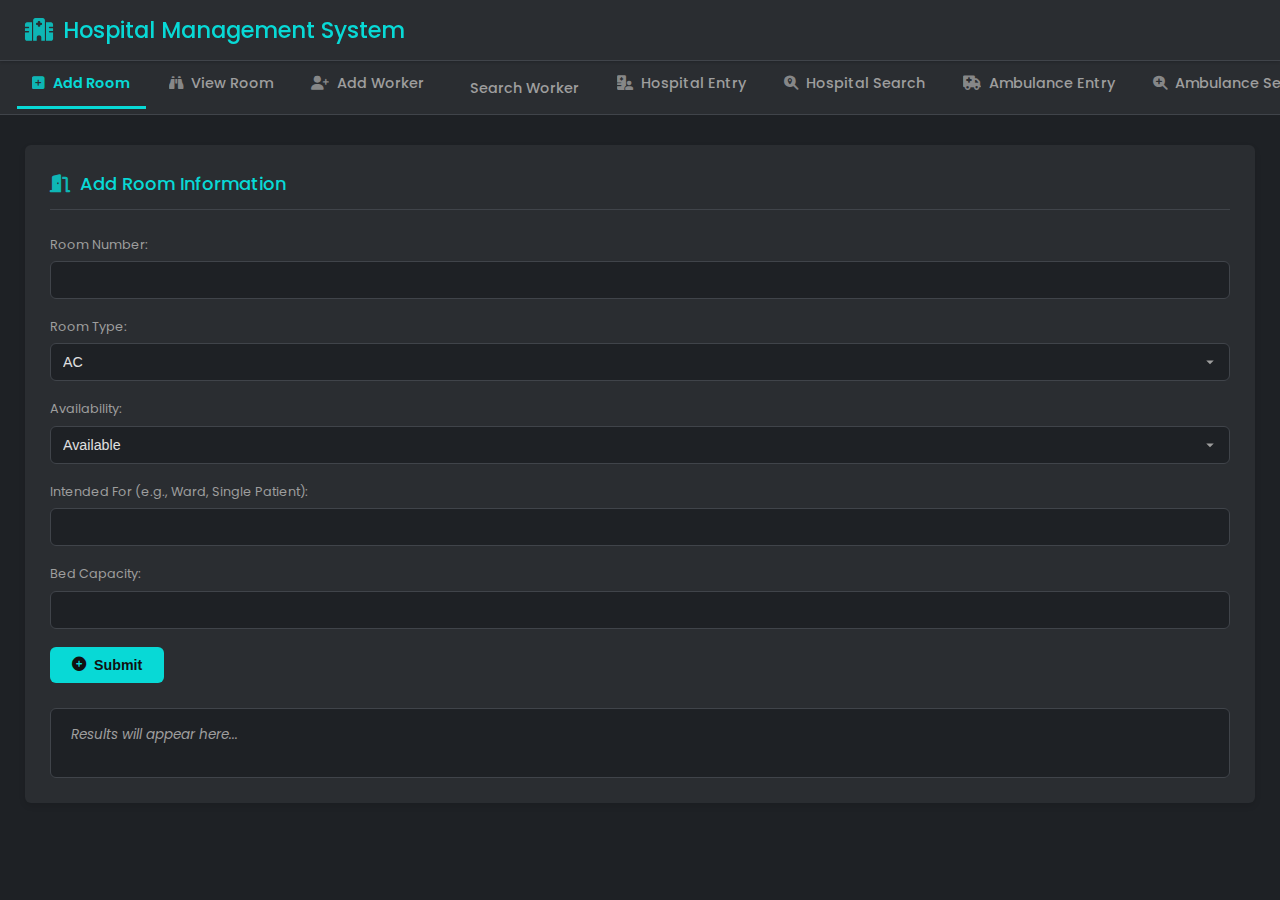
<file: Semi_4th/Project_Report/Temp/test5.html>
<!DOCTYPE html>
<html lang="en">
<head>
    <meta charset="UTF-8">
    <meta name="viewport" content="width=device-width, initial-scale=1.0">
    <title>MHMS - Tabbed Interface</title>
    <link rel="preconnect" href="https://fonts.googleapis.com">
    <link rel="preconnect" href="https://fonts.gstatic.com" crossorigin>
    <link href="https://fonts.googleapis.com/css2?family=Poppins:wght@300;400;500;600&display=swap" rel="stylesheet">
    <!-- Font Awesome for Icons (Optional but Recommended) -->
     <link rel="stylesheet" href="https://cdnjs.cloudflare.com/ajax/libs/font-awesome/6.4.0/css/all.min.css">
    <style>
        :root {
            --bg-color: #1e2125; /* Dark background */
            --surface-color: #2a2d31; /* Slightly lighter surface for cards */
            --primary-color: #08d9d6; /* Bright Teal */
            --primary-hover: #06b6b4;
            --text-color: #e0e0e0; /* Light text */
            --text-muted: #9e9e9e; /* Muted text/labels */
            --border-color: #40444a;
            --error-color: #ff6b6b;
            --success-color: #6bf19c; /* Lighter green for dark bg */
            --border-radius: 6px;
            --transition-speed: 0.2s ease-out;
        }

        * {
            box-sizing: border-box;
            margin: 0;
            padding: 0;
        }

        body {
            font-family: 'Poppins', sans-serif;
            background-color: var(--bg-color);
            color: var(--text-color);
            line-height: 1.6;
            font-size: 15px;
        }

        .app-container {
            display: flex;
            flex-direction: column;
            min-height: 100vh;
        }

        .app-header {
            background-color: var(--surface-color);
            padding: 12px 25px;
            border-bottom: 1px solid var(--border-color);
            box-shadow: 0 1px 3px rgba(0, 0, 0, 0.2);
            display: flex;
            align-items: center;
             z-index: 100; /* Keep on top */
             position: sticky; /* Make header sticky */
             top: 0;
        }
         .app-header h1 {
            font-size: 1.5em;
            font-weight: 500;
            color: var(--primary-color);
            margin: 0;
         }
         .app-header h1 i {
             margin-right: 10px;
             opacity: 0.8;
         }


        .tab-navigation {
            background-color: var(--surface-color);
            padding: 0 15px;
            border-bottom: 1px solid var(--border-color);
            overflow-x: auto; /* Allow horizontal scrolling for tabs */
            white-space: nowrap; /* Prevent tabs from wrapping */
            scrollbar-width: thin; /* Firefox scrollbar style */
            scrollbar-color: var(--primary-color) var(--border-color); /* Firefox */
            position: sticky; /* Stick below header */
            top: 58px; /* Height of header (adjust if header height changes) */
            z-index: 99;
        }
        /* Webkit scrollbar styling */
         .tab-navigation::-webkit-scrollbar { height: 5px; }
         .tab-navigation::-webkit-scrollbar-track { background: var(--border-color); border-radius: 3px; }
         .tab-navigation::-webkit-scrollbar-thumb { background-color: var(--primary-color); border-radius: 3px; }


        .tab-group {
            display: inline-block; /* Keep groups together */
            border-right: 1px solid var(--border-color);
            padding-right: 10px;
            margin-right: 10px;
        }
        .tab-group:last-child {
            border-right: none;
             margin-right: 0;
            padding-right: 0;
        }
        /* Hide group border on small screens if desired */
        /* @media (max-width: 768px) { .tab-group { border-right: none; margin-right: 0; } } */

        .tab-button {
            display: inline-flex; /* Use inline-flex for content alignment */
             align-items: center; /* Align icon and text vertically */
             gap: 8px; /* Space between icon and text */
            padding: 12px 15px; /* Adjust padding */
            margin: 0 2px;
            cursor: pointer;
            border: none;
            border-bottom: 3px solid transparent; /* Indicator line */
            background-color: transparent;
            color: var(--text-muted);
            font-family: inherit;
            font-size: 0.9rem;
            font-weight: 500;
            transition: color var(--transition-speed), border-color var(--transition-speed);
            white-space: nowrap; /* Prevent text wrapping within button */
        }

        .tab-button:hover {
            color: var(--text-color);
        }

        .tab-button.active {
            color: var(--primary-color);
            border-bottom-color: var(--primary-color);
            font-weight: 600;
        }
         .tab-button i { /* Icon style */
            font-size: 1em; /* Make icon slightly smaller than text */
             opacity: 0.8;
         }


        .tab-content {
            padding: 30px 25px; /* Add padding around the content cards */
            flex-grow: 1; /* Allow content to take remaining space */
             background-color: var(--bg-color); /* Ensure main background color */
        }

        .content-section { /* Replaces the old .card concept visually */
            background-color: var(--surface-color);
            border-radius: var(--border-radius);
            /* border: 1px solid var(--border-color); */ /* Optional: Add subtle border */
            padding: 25px;
            margin-bottom: 30px;
             box-shadow: 0 3px 6px rgba(0,0,0,0.1); /* Softer shadow */
        }
         /* Apply display none/block to the section itself */
         .content-section.hidden {
            display: none;
         }


        .content-section h3 {
            color: var(--primary-color);
            margin-bottom: 25px;
            font-size: 1.2em;
            font-weight: 500;
            padding-bottom: 10px;
            border-bottom: 1px solid var(--border-color);
            display: flex;
             align-items: center;
             gap: 10px;
        }
         .content-section h3 i {
             opacity: 0.8;
         }

        .form-group {
            margin-bottom: 18px;
        }

        .form-group label {
            display: block;
            margin-bottom: 6px;
            font-weight: 400; /* Lighter label weight */
            color: var(--text-muted);
            font-size: 0.85em;
        }

        .form-group input[type="text"],
        .form-group input[type="number"],
        .form-group input[type="email"],
        .form-group input[type="password"],
        .form-group select,
        .form-group textarea {
            width: 100%;
            padding: 10px 12px;
            border: 1px solid var(--border-color);
            background-color: var(--bg-color); /* Slightly darker input background */
            border-radius: var(--border-radius);
            font-size: 0.95em;
            color: var(--text-color);
            transition: border-color var(--transition-speed), box-shadow var(--transition-speed);
        }

        .form-group input:focus,
        .form-group select:focus,
        .form-group textarea:focus {
            border-color: var(--primary-color);
            box-shadow: 0 0 0 2px rgba(8, 217, 214, 0.3); /* Focus glow */
            outline: none;
        }

        /* Specific styles for select in dark mode */
         .form-group select {
             /* Add arrow style if needed, or rely on browser default */
             appearance: none; /* Remove default arrow */
             background-image: url('data:image/svg+xml;utf8,<svg fill="%239e9e9e" height="24" viewBox="0 0 24 24" width="24" xmlns="http://www.w3.org/2000/svg"><path d="M7 10l5 5 5-5z"/><path d="M0 0h24v24H0z" fill="none"/></svg>');
            background-repeat: no-repeat;
             background-position: right 10px center;
             background-size: 18px;
             padding-right: 35px; /* Make space for arrow */
        }

        .form-group textarea {
            min-height: 100px;
            resize: vertical;
        }

        .btn {
            padding: 10px 22px;
            background: var(--primary-color);
            color: #111; /* Darker text on bright button */
            border: none;
            border-radius: var(--border-radius);
            cursor: pointer;
            font-weight: 600; /* Bolder button text */
            font-size: 0.95em;
            transition: background-color var(--transition-speed), transform var(--transition-speed);
            display: inline-flex;
             align-items: center;
             gap: 8px;
        }
        .btn i {
             font-size: 1em;
        }

        .btn:hover {
            background: var(--primary-hover);
            transform: translateY(-1px);
        }
        .btn:active {
            transform: translateY(0px);
        }


        .result-box {
            margin-top: 25px;
            padding: 15px 20px;
            background: var(--bg-color); /* Slightly darker result box */
            border: 1px solid var(--border-color);
            border-radius: var(--border-radius);
            min-height: 70px;
            font-size: 0.9em;
            color: var(--text-muted);
        }
         .result-box:empty::before { /* Placeholder text */
            content: "Results will appear here...";
            color: var(--text-muted);
            font-style: italic;
         }
         /* Result message styling */
         .result-box p, .result-box div { margin-bottom: 8px; color: var(--text-color);}
         .result-box strong { color: var(--primary-color); font-weight: 500;}
         .result-box .message { padding: 10px; border-radius: 4px; margin-bottom: 0 !important;}
         .result-box .message.success { background-color: rgba(107, 241, 156, 0.1); border-left: 3px solid var(--success-color); color: var(--success-color); }
         .result-box .message.error { background-color: rgba(255, 107, 107, 0.1); border-left: 3px solid var(--error-color); color: var(--error-color); }

        /* Responsive Adjustments */
        @media (max-width: 768px) {
            .app-header h1 { font-size: 1.3em; }
            .tab-content { padding: 20px 15px; }
            .content-section { padding: 20px; }
            .content-section h3 { font-size: 1.1em; }
            .app-header { top: 0; } /* Header sticks */
            .tab-navigation { top: 53px; } /* Adjust sticky top for smaller header */
             .tab-button { padding: 10px 12px; font-size: 0.85rem; gap: 5px;}
            .tab-button i { font-size: 0.9em; }
        }
        @media (max-width: 480px) {
             .app-header { padding: 10px 15px; }
             .app-header h1 { font-size: 1.1em; }
            .tab-navigation { top: 47px; }
             .tab-content { padding: 15px 10px; }
            .btn { padding: 8px 15px; font-size: 0.9em; }
         }

    </style>
</head>
<body>
    <div class="app-container">
        <!-- Application Header -->
        <header class="app-header">
            <h1><i class="fas fa-hospital-alt"></i>Hospital Management System</h1>
            <!-- Optional: User profile/logout -->
        </header>

        <!-- Tab Navigation -->
        <nav class="tab-navigation">
             <!-- Grouping can be optional, removed for cleaner look here but structure kept in CSS -->
             <!-- Add Room/View -->
            <button class="tab-button" onclick="showTab('addRoom')" data-tab-id="addRoom"><i class="fas fa-plus-square"></i>Add Room</button>
            <button class="tab-button" onclick="showTab('viewRoom')" data-tab-id="viewRoom"><i class="fas fa-binoculars"></i>View Room</button>
             <!-- Worker Add/Search -->
             <button class="tab-button" onclick="showTab('addWorker')" data-tab-id="addWorker"><i class="fas fa-user-plus"></i>Add Worker</button>
             <button class="tab-button" onclick="showTab('searchWorker')" data-tab-id="searchWorker"><i class="fas fa-user-magnifying-glass"></i>Search Worker</button>
            <!-- Hospital -->
            <button class="tab-button" onclick="showTab('hospitalEntry')" data-tab-id="hospitalEntry"><i class="fas fa-hospital-user"></i>Hospital Entry</button>
            <button class="tab-button" onclick="showTab('hospitalSearch')" data-tab-id="hospitalSearch"><i class="fas fa-magnifying-glass-location"></i>Hospital Search</button>
             <!-- Ambulance -->
            <button class="tab-button" onclick="showTab('ambulanceEntry')" data-tab-id="ambulanceEntry"><i class="fas fa-truck-medical"></i>Ambulance Entry</button>
            <button class="tab-button" onclick="showTab('ambulanceSearch')" data-tab-id="ambulanceSearch"><i class="fas fa-search-plus"></i>Ambulance Search</button>
             <!-- Blood -->
            <button class="tab-button" onclick="showTab('bloodEntry')" data-tab-id="bloodEntry"><i class="fas fa-tint"></i>Blood Entry</button>
            <button class="tab-button" onclick="showTab('bloodSearch')" data-tab-id="bloodSearch"><i class="fas fa-search-location"></i>Blood Search</button>
             <!-- Doctor -->
            <button class="tab-button" onclick="showTab('doctorEntry')" data-tab-id="doctorEntry"><i class="fas fa-user-doctor"></i>Doctor Entry</button>
            <button class="tab-button" onclick="showTab('doctorSearch')" data-tab-id="doctorSearch"><i class="fas fa-stethoscope"></i>Doctor Search</button>
            <!-- Patient -->
             <button class="tab-button" onclick="showTab('patientSymptom')" data-tab-id="patientSymptom"><i class="fas fa-file-medical"></i>Patient Symptom</button>
            <button class="tab-button" onclick="showTab('doctorSearchPatient')" data-tab-id="doctorSearchPatient"><i class="fas fa-user-secret"></i>Doc: Find Patient</button>
            <button class="tab-button" onclick="showTab('patientPrescription')" data-tab-id="patientPrescription"><i class="fas fa-receipt"></i>Patient: My Rx</button>
             <!-- Doctor Actions -->
             <button class="tab-button" onclick="showTab('doctorPrescription')" data-tab-id="doctorPrescription"><i class="fas fa-file-prescription"></i>Doc: Add Rx</button>
             <!-- Other -->
            <button class="tab-button" onclick="showTab('medex')" data-tab-id="medex"><i class="fas fa-pills"></i>Medex Search</button>
        </nav>

        <!-- Main Content Area for Tabs -->
        <main class="tab-content">

             <!-- Sections moved here, use 'content-section' class -->
             <!-- IMPORTANT: Each section now has 'content-section' and 'hidden' classes -->

             <!-- Add Room Section -->
            <div id="addRoom" class="content-section hidden">
                <h3><i class="fas fa-door-open"></i> Add Room Information</h3>
                 <!-- Form groups remain the same -->
                <div class="form-group">
                    <label for="roomNumber">Room Number:</label>
                    <input type="text" id="roomNumber">
                </div>
                <div class="form-group">
                    <label for="roomType">Room Type:</label>
                    <select id="roomType">
                        <option value="AC">AC</option>
                        <option value="Non-AC">Non-AC</option>
                         <option value="ICU">ICU</option>
                         <option value="Cabin">Cabin</option>
                    </select>
                </div>
                <div class="form-group">
                    <label for="roomAvailability">Availability:</label>
                    <select id="roomAvailability">
                        <option value="Available">Available</option>
                        <option value="Occupied">Occupied</option>
                         <option value="Maintenance">Maintenance</option>
                    </select>
                </div>
                <div class="form-group">
                    <label for="roomFor">Intended For (e.g., Ward, Single Patient):</label>
                    <input type="text" id="roomFor">
                </div>
                <div class="form-group">
                    <label for="roomCapacity">Bed Capacity:</label>
                    <input type="number" id="roomCapacity">
                </div>
                <button class="btn" onclick="addRoom()"><i class="fas fa-plus-circle"></i> Submit</button>
                <div class="result-box" id="roomResult"></div>
            </div>

            <!-- View Room Section -->
            <div id="viewRoom" class="content-section hidden">
                <h3><i class="fas fa-binoculars"></i> View Room Information</h3>
                 <div class="form-group">
                    <label for="searchRoomNumber">Room Number:</label>
                    <input type="text" id="searchRoomNumber">
                </div>
                <button class="btn" onclick="viewRoom()"><i class="fas fa-search"></i> Search</button>
                <div class="result-box" id="viewRoomResult"></div>
            </div>

            <!-- Add Worker Section -->
            <div id="addWorker" class="content-section hidden">
                <h3><i class="fas fa-user-plus"></i> Add Worker Information</h3>
                 <div class="form-group">
                    <label for="workerId">Worker ID:</label>
                    <input type="text" id="workerId">
                </div>
                <div class="form-group">
                    <label for="workerName">Name:</label>
                    <input type="text" id="workerName">
                </div>
                <div class="form-group">
                    <label for="jobTitle">Job Title:</label>
                    <input type="text" id="jobTitle">
                </div>
                <div class="form-group">
                    <label for="workingHours">Working Hours:</label>
                    <input type="text" id="workingHours">
                </div>
                <div class="form-group">
                    <label for="specialization">Specialization (if doctor):</label>
                    <input type="text" id="specialization">
                </div>
                <div class="form-group">
                    <label for="contactNumber">Contact Number:</label>
                    <input type="text" id="contactNumber">
                </div>
                <button class="btn" onclick="addWorker()"><i class="fas fa-plus-circle"></i> Submit</button>
                <div class="result-box" id="workerResult"></div>
            </div>

             <!-- Search Worker Section -->
            <div id="searchWorker" class="content-section hidden">
                <h3><i class="fas fa-user-magnifying-glass"></i> Search Worker</h3>
                 <div class="form-group">
                    <label for="searchWorkerId">Worker ID:</label>
                    <input type="text" id="searchWorkerId">
                </div>
                <button class="btn" onclick="searchWorker()"><i class="fas fa-search"></i> Search</button>
                <div class="result-box" id="searchWorkerResult"></div>
            </div>

             <!-- Hospital Entry -->
            <div id="hospitalEntry" class="content-section hidden">
                <h3><i class="fas fa-hospital-user"></i> Hospital Data Entry</h3>
                 <div class="form-group">
                    <label for="hospitalName">Name:</label>
                    <input type="text" id="hospitalName">
                </div>
                <div class="form-group">
                    <label for="hospitalLocation">Location:</label>
                    <input type="text" id="hospitalLocation">
                </div>
                <div class="form-group">
                    <label for="hospitalContact">Contact:</label>
                    <input type="text" id="hospitalContact">
                </div>
                <div class="form-group">
                    <label for="hospitalAvailability">Availability:</label>
                    <select id="hospitalAvailability">
                        <option value="Available">Available</option>
                         <option value="Emergency Only">Emergency Only</option>
                         <option value="Full Capacity">Full Capacity</option>
                         <option value="Closed">Closed</option>
                    </select>
                </div>
                <button class="btn" onclick="addHospital()"><i class="fas fa-plus-circle"></i> Submit</button>
                <div class="result-box" id="hospitalEntryResult"></div>
            </div>

             <!-- Hospital Search -->
            <div id="hospitalSearch" class="content-section hidden">
                <h3><i class="fas fa-magnifying-glass-location"></i> Search Hospital</h3>
                 <div class="form-group">
                    <label for="searchHospitalLocation">Location or Name:</label>
                    <input type="text" id="searchHospitalLocation">
                </div>
                <button class="btn" onclick="searchHospital()"><i class="fas fa-search"></i> Search</button>
                <div class="result-box" id="hospitalSearchResult"></div>
            </div>

             <!-- Ambulance Entry -->
            <div id="ambulanceEntry" class="content-section hidden">
                <h3><i class="fas fa-truck-medical"></i> Ambulance Entry</h3>
                 <div class="form-group">
                    <label for="ambulanceName">Provider/Service Name:</label>
                    <input type="text" id="ambulanceName">
                </div>
                <div class="form-group">
                    <label for="driverName">Driver Name (Optional):</label>
                    <input type="text" id="driverName">
                </div>
                <div class="form-group">
                    <label for="ambulanceContact">Contact Number:</label>
                    <input type="text" id="ambulanceContact">
                </div>
                <div class="form-group">
                    <label for="ambulanceLocation">Current Location / Base:</label>
                    <input type="text" id="ambulanceLocation">
                </div>
                <div class="form-group">
                    <label for="ambulanceAvailability">Availability Status:</label>
                    <select id="ambulanceAvailability">
                        <option value="Available">Available</option>
                        <option value="On Duty">On Duty</option>
                         <option value="Unavailable">Unavailable</option>
                    </select>
                </div>
                <div class="form-group">
                    <label for="ambulanceStatus">Type (AC/Non-AC, BLS/ALS):</label>
                    <input type="text" id="ambulanceStatus">
                </div>
                <button class="btn" onclick="addAmbulance()"><i class="fas fa-plus-circle"></i> Submit</button>
                <div class="result-box" id="ambulanceEntryResult"></div>
            </div>

             <!-- Ambulance Search -->
            <div id="ambulanceSearch" class="content-section hidden">
                <h3><i class="fas fa-search-plus"></i> Search Ambulance</h3>
                 <div class="form-group">
                    <label for="searchAmbulanceLocation">Location:</label>
                    <input type="text" id="searchAmbulanceLocation">
                </div>
                <button class="btn" onclick="searchAmbulance()"><i class="fas fa-search"></i> Search</button>
                <div class="result-box" id="ambulanceSearchResult"></div>
            </div>

            <!-- Blood Entry -->
            <div id="bloodEntry" class="content-section hidden">
                 <h3><i class="fas fa-tint"></i> Blood Bank Entry</h3>
                 <div class="form-group">
                    <label for="bloodGroup">Blood Group:</label>
                    <select id="bloodGroup">
                        <option value="A+">A+</option> <option value="A-">A-</option>
                        <option value="B+">B+</option> <option value="B-">B-</option>
                        <option value="AB+">AB+</option> <option value="AB-">AB-</option>
                        <option value="O+">O+</option> <option value="O-">O-</option>
                    </select>
                </div>
                <div class="form-group">
                    <label for="bloodBankName">Bank Name/Hospital:</label>
                    <input type="text" id="bloodBankName">
                </div>
                <div class="form-group">
                    <label for="bloodContact">Contact:</label>
                    <input type="text" id="bloodContact">
                </div>
                <div class="form-group">
                    <label for="bloodLocation">Location:</label>
                    <input type="text" id="bloodLocation">
                </div>
                <div class="form-group">
                    <label for="bloodAvailability">Stock Level:</label>
                    <select id="bloodAvailability">
                        <option value="Available">Available</option>
                         <option value="Low Stock">Low Stock</option>
                        <option value="Unavailable">Unavailable</option>
                    </select>
                </div>
                 <div class="form-group">
                     <label for="bloodUnits">Units Available (Optional):</label>
                     <input type="number" id="bloodUnits"> <!-- Changed ID slightly -->
                 </div>
                <button class="btn" onclick="addBlood()"><i class="fas fa-plus-circle"></i> Submit</button>
                <div class="result-box" id="bloodEntryResult"></div>
            </div>

            <!-- Blood Search -->
            <div id="bloodSearch" class="content-section hidden">
                 <h3><i class="fas fa-search-location"></i> Search Blood</h3>
                 <div class="form-group">
                     <label for="searchBloodLocation">Location or Bank Name:</label>
                    <input type="text" id="searchBloodLocation">
                 </div>
                <div class="form-group">
                     <label for="searchBloodGroup">Blood Group (Optional):</label>
                     <select id="searchBloodGroup">
                         <option value="">Any</option>
                         <option value="A+">A+</option><option value="A-">A-</option>
                         <option value="B+">B+</option><option value="B-">B-</option>
                         <option value="AB+">AB+</option><option value="AB-">AB-</option>
                         <option value="O+">O+</option><option value="O-">O-</option>
                     </select>
                 </div>
                <button class="btn" onclick="searchBlood()"><i class="fas fa-search"></i> Search</button>
                <div class="result-box" id="bloodSearchResult"></div>
            </div>

            <!-- Doctor Entry -->
            <div id="doctorEntry" class="content-section hidden">
                <h3><i class="fas fa-user-doctor"></i> Doctor Entry</h3>
                 <div class="form-group">
                    <label for="doctorName">Name:</label>
                    <input type="text" id="doctorName">
                </div>
                <div class="form-group">
                    <label for="doctorSpecialization">Specialization:</label>
                    <input type="text" id="doctorSpecialization">
                </div>
                <div class="form-group">
                    <label for="doctorContact">Contact:</label>
                    <input type="text" id="doctorContact">
                </div>
                <div class="form-group">
                    <label for="doctorLocation">Clinic/Hospital Location:</label>
                    <input type="text" id="doctorLocation">
                </div>
                <div class="form-group">
                     <label for="doctorAvailabilityText">Availability / Schedule:</label> <!-- Changed ID to avoid conflict if select used -->
                     <input type="text" id="doctorAvailabilityText">
                </div>
                <div class="form-group">
                    <label for="doctorFees">Fees (Approx):</label>
                    <input type="number" id="doctorFees">
                </div>
                 <div class="form-group">
                     <label for="doctorStatusText">Status/Notes (e.g., New patients welcome):</label> <!-- Changed ID -->
                    <input type="text" id="doctorStatusText">
                </div>
                <button class="btn" onclick="addDoctor()"><i class="fas fa-plus-circle"></i> Submit</button>
                <div class="result-box" id="doctorEntryResult"></div>
            </div>

            <!-- Doctor Search -->
            <div id="doctorSearch" class="content-section hidden">
                <h3><i class="fas fa-stethoscope"></i> Search Doctor</h3>
                 <div class="form-group">
                     <label for="searchDoctorLocation">Location or Name:</label>
                    <input type="text" id="searchDoctorLocation">
                </div>
                <div class="form-group">
                    <label for="searchDoctorSpecialization">Specialization (Optional):</label>
                    <input type="text" id="searchDoctorSpecialization">
                </div>
                <button class="btn" onclick="searchDoctor()"><i class="fas fa-search"></i> Search</button>
                <div class="result-box" id="doctorSearchResult"></div>
            </div>

             <!-- Patient Symptom -->
            <div id="patientSymptom" class="content-section hidden">
                <h3><i class="fas fa-file-medical"></i> Patient Symptom Report</h3>
                 <div class="form-group">
                     <label for="patientId">Patient ID (Auto-generated if blank):</label>
                    <input type="text" id="patientId">
                </div>
                <div class="form-group">
                    <label for="patientName">Name:</label>
                    <input type="text" id="patientName">
                </div>
                <div class="form-group">
                    <label for="patientAge">Age:</label>
                    <input type="number" id="patientAge">
                </div>
                 <div class="form-group">
                     <label for="patientGender">Gender:</label>
                     <select id="patientGender">
                         <option value="Male">Male</option>
                         <option value="Female">Female</option>
                         <option value="Other">Other</option>
                         <option value="Prefer not to say">Prefer not to say</option>
                     </select>
                 </div>
                <div class="form-group">
                    <label for="patientSymptomText">Symptom(s):</label> <!-- Changed ID -->
                     <textarea id="patientSymptomText"></textarea>
                </div>
                <button class="btn" onclick="reportSymptom()"><i class="fas fa-paper-plane"></i> Submit</button>
                <div class="result-box" id="symptomResult"></div>
            </div>

            <!-- Doctor Search Patient -->
            <div id="doctorSearchPatient" class="content-section hidden">
                <h3><i class="fas fa-user-secret"></i> Doctor: Search Patient</h3>
                 <div class="form-group">
                     <label for="doctorSearchPatientId">Patient ID:</label>
                    <input type="text" id="doctorSearchPatientId">
                </div>
                <button class="btn" onclick="doctorSearchPatient()"><i class="fas fa-search"></i> Search</button>
                <div class="result-box" id="doctorSearchPatientResult"></div>
            </div>

             <!-- Doctor Prescription -->
            <div id="doctorPrescription" class="content-section hidden">
                <h3><i class="fas fa-file-prescription"></i> Doctor: Add Prescription</h3>
                 <div class="form-group">
                    <label for="prescriptionPatientId">Patient ID:</label>
                    <input type="text" id="prescriptionPatientId">
                </div>
                <div class="form-group">
                    <label for="medicineName">Medicine Name:</label>
                    <input type="text" id="medicineName">
                </div>
                 <div class="form-group">
                    <label for="medicineDose">Dosage:</label>
                    <input type="text" id="medicineDose">
                </div>
                 <div class="form-group">
                     <label for="medicineTime">Timing / Frequency:</label>
                    <input type="text" id="medicineTime">
                </div>
                 <div class="form-group">
                    <label for="medicineDays">Duration:</label>
                    <input type="text" id="medicineDays">
                </div>
                <div class="form-group">
                     <label for="medicineNotes">Notes (e.g., Before/After Food):</label> <!-- Changed ID -->
                     <textarea id="medicineNotes"></textarea>
                </div>
                <button class="btn" onclick="addPrescription()"><i class="fas fa-save"></i> Save Prescription</button>
                <div class="result-box" id="prescriptionResult"></div>
            </div>

             <!-- Patient Prescription -->
            <div id="patientPrescription" class="content-section hidden">
                <h3><i class="fas fa-receipt"></i> Patient: View My Prescription</h3>
                 <div class="form-group">
                    <label for="patientPrescriptionId">Your Patient ID:</label>
                    <input type="text" id="patientPrescriptionId">
                </div>
                <button class="btn" onclick="viewPrescription()"><i class="fas fa-eye"></i> View</button>
                <div class="result-box" id="patientPrescriptionResult"></div>
            </div>

             <!-- Medex Redirect -->
            <div id="medex" class="content-section hidden">
                <h3><i class="fas fa-pills"></i> Search Medicine Info (Medex)</h3>
                 <p style="color: var(--text-muted); margin-bottom: 15px;">Redirects to Medex Bangladesh for detailed drug information.</p>
                 <div class="form-group">
                    <label for="medicineRedirect">Medicine Name:</label>
                    <input type="text" id="medicineRedirect">
                </div>
                <button class="btn" onclick="redirectMedex()"><i class="fas fa-external-link-alt"></i> Search on Medex</button>
                <div class="result-box" id="medexResult"></div>
            </div>

        </main> <!-- End Tab Content -->
    </div> <!-- End App Container -->

    <script>
        // --- JAVASCRIPT LOGIC (SHOULD BE NEARLY IDENTICAL) ---

         // Data storage (Use a single object for simplicity)
         const db = {
            rooms: [],
            workers: [],
            hospitals: [],
            ambulances: [],
            bloodBanks: [],
            doctors: [],
            patients: [],
            prescriptions: []
        };


        // Tab switching function
        function showTab(sectionId) {
            // Hide all content sections
             document.querySelectorAll('.tab-content .content-section').forEach(section => section.classList.add('hidden'));

             // Show the selected section
             const activeSection = document.getElementById(sectionId);
             if(activeSection) {
                 activeSection.classList.remove('hidden');
                  // Clear previous results when switching tabs
                 const resultBox = activeSection.querySelector('.result-box');
                 if (resultBox) resultBox.innerHTML = '';
            } else {
                 console.error("Section not found:", sectionId);
                 return;
            }

             // Update active state for tab buttons
            document.querySelectorAll('.tab-navigation .tab-button').forEach(button => {
                if (button.getAttribute('onclick') === `showTab('${sectionId}')` || button.dataset.tabId === sectionId) {
                    button.classList.add('active');
                } else {
                    button.classList.remove('active');
                }
            });
        }

         // Display results utility (can be enhanced like before)
        function displayResult(elementId, message, isSuccess = true) {
            const resultDiv = document.getElementById(elementId);
            if (!resultDiv) return;

            const messageClass = isSuccess ? 'success' : 'error';

            // Basic formatting - Adapt based on desired look
             if (typeof message === 'object') {
                let html = '';
                for (const key in message) {
                     const formattedKey = key.charAt(0).toUpperCase() + key.slice(1).replace(/([A-Z])/g, ' $1');
                     html += `<p><strong>${formattedKey}:</strong> ${message[key] || 'N/A'}</p>`;
                 }
                 resultDiv.innerHTML = html; // Display as paragraphs
             } else {
                resultDiv.innerHTML = `<div class="message ${messageClass}">${message}</div>`; // Display success/error with specific class
            }
        }

        // Helper to display list results (e.g., searches)
         function displayListResult(elementId, dataArray, fieldsToShow, messageIfEmpty = "No records found.") {
            const resultDiv = document.getElementById(elementId);
            if (!resultDiv) return;

            if (!dataArray || dataArray.length === 0) {
                displayResult(elementId, messageIfEmpty, false); // Show error message if empty
                return;
            }

            let html = '';
            dataArray.forEach(item => {
                 html += '<div style="border-bottom: 1px solid var(--border-color); padding-bottom: 10px; margin-bottom: 10px;">';
                fieldsToShow.forEach(fieldInfo => {
                    let key, label;
                     if (typeof fieldInfo === 'object') {
                         key = Object.keys(fieldInfo)[0];
                         label = Object.values(fieldInfo)[0];
                     } else {
                         key = fieldInfo;
                         label = key.charAt(0).toUpperCase() + key.slice(1).replace(/([A-Z])/g, ' $1');
                     }

                     let value = item[key] || 'N/A';
                     // Example formatting
                     if (key === 'fees' && value !== 'N/A') value = `~ ${value} Tk`;
                     if (key === 'availability' && item.units && key === 'availability') { // Combine blood units/availability
                         value += ` (${item.units} Units)`;
                     }

                    html += `<p><strong style="min-width: 120px; display: inline-block;">${label}:</strong> ${value}</p>`;
                 });
                 html += '</div>';
            });
             // Remove last border
            if(html) {
                const lastDivEnd = html.lastIndexOf('</div>');
                const lastBorder = html.lastIndexOf('border-bottom: 1px solid var(--border-color);');
                if(lastDivEnd > lastBorder && lastBorder > -1) {
                    html = html.substring(0, lastBorder) + html.substring(lastBorder + 'border-bottom: 1px solid var(--border-color);'.length);
                    const lastPadding = html.lastIndexOf('padding-bottom: 10px;');
                    html = html.substring(0, lastPadding) + html.substring(lastPadding + 'padding-bottom: 10px;'.length);
                 }
            }
            resultDiv.innerHTML = html;
         }

         // Simple Validation Helper
         function validateRequired(fields, sectionId) {
            for (const fieldId in fields) {
                 const input = document.getElementById(fieldId);
                 if (!input || !input.value.trim()) {
                    displayResult(`${sectionId}Result`, `${fields[fieldId]} is required.`, false);
                    input?.focus();
                    return false;
                 }
            }
            return true;
        }

         // Clear Form Helper
         function clearForm(sectionId) {
             const form = document.getElementById(sectionId);
             if (form) {
                 form.querySelectorAll('input[type="text"], input[type="number"], input[type="email"], textarea').forEach(el => el.value = '');
                 form.querySelectorAll('select').forEach(el => el.selectedIndex = 0);
             }
         }


        // --- CORE FUNCTIONALITY (Functions like addRoom, viewRoom, etc.) ---
         // These functions remain largely the same logically,
         // but use the 'db' object and the updated display functions.
         // IDs for form elements might need slight adjustments if changed above (e.g., patientSymptomText).

        // Example: Add Room adaptation
        function addRoom() {
             if (!validateRequired({ roomNumber: 'Room Number', roomCapacity: 'Capacity' }, 'room')) return;
             const roomData = {
                 number: document.getElementById('roomNumber').value,
                 type: document.getElementById('roomType').value,
                 availability: document.getElementById('roomAvailability').value,
                 roomFor: document.getElementById('roomFor').value || 'General',
                 capacity: document.getElementById('roomCapacity').value
            };
            db.rooms.push(roomData);
             displayResult('roomResult', `Room ${roomData.number} added successfully!`, true);
             clearForm('addRoom');
             console.log("Rooms DB:", db.rooms); // For debugging
         }

        // Example: View Room adaptation
        function viewRoom() {
             if (!validateRequired({ searchRoomNumber: 'Room Number' }, 'viewRoom')) return;
             const searchNumber = document.getElementById('searchRoomNumber').value;
             const room = db.rooms.find(r => r.number === searchNumber);
            if (room) {
                displayResult('viewRoomResult', {
                     Number: room.number,
                     Type: room.type,
                     Availability: room.availability,
                     'Intended For': room.roomFor,
                     Capacity: `${room.capacity} Bed(s)`
                 }, true); // Treat object display as success for styling
            } else {
                displayResult('viewRoomResult', `Room number "${searchNumber}" not found.`, false);
            }
        }

        // ... include all other functions (addWorker, searchWorker, addHospital, ...)
        // Make sure to update element IDs if they were changed in the HTML section (e.g., patientSymptomText)
         // Update displayResult calls and use displayListResult for searches.

         // ---- START OF OTHER FUNCTIONS (Adapt similarly) ----

         function addWorker() {
             if (!validateRequired({ workerId: 'Worker ID', workerName: 'Name', jobTitle: 'Job Title' }, 'worker')) return;
             const workerData = {
                 id: document.getElementById('workerId').value,
                 name: document.getElementById('workerName').value,
                 jobTitle: document.getElementById('jobTitle').value,
                 workingHours: document.getElementById('workingHours').value,
                 specialization: document.getElementById('specialization').value || 'N/A',
                 contact: document.getElementById('contactNumber').value
             };
             db.workers.push(workerData);
             displayResult('workerResult', `Worker ${workerData.name} (ID: ${workerData.id}) added.`, true);
             clearForm('addWorker');
         }

         function searchWorker() {
             if (!validateRequired({ searchWorkerId: 'Worker ID' }, 'searchWorker')) return;
             const searchId = document.getElementById('searchWorkerId').value;
             const worker = db.workers.find(w => w.id === searchId);
             if (worker) {
                 displayResult('searchWorkerResult', {
                     ID: worker.id, Name: worker.name, 'Job Title': worker.jobTitle,
                     'Hours': worker.workingHours, Specialization: worker.specialization, Contact: worker.contact
                 }, true);
             } else {
                 displayResult('searchWorkerResult', `Worker ID "${searchId}" not found.`, false);
             }
         }

         function addHospital() {
            if (!validateRequired({ hospitalName: 'Name', hospitalLocation: 'Location', hospitalContact: 'Contact'}, 'hospitalEntry')) return;
             const hospitalData = {
                 name: document.getElementById('hospitalName').value,
                 location: document.getElementById('hospitalLocation').value,
                 contact: document.getElementById('hospitalContact').value,
                 availability: document.getElementById('hospitalAvailability').value
            };
             db.hospitals.push(hospitalData);
             displayResult('hospitalEntryResult', `Hospital "${hospitalData.name}" added.`, true);
            clearForm('hospitalEntry');
         }

        function searchHospital() {
            if (!validateRequired({ searchHospitalLocation: 'Location or Name'}, 'hospitalSearch')) return;
            const searchTerm = document.getElementById('searchHospitalLocation').value.toLowerCase();
             const filtered = db.hospitals.filter(h =>
                 h.location.toLowerCase().includes(searchTerm) ||
                 h.name.toLowerCase().includes(searchTerm)
             );
            displayListResult('hospitalSearchResult', filtered, ['name', 'location', 'contact', 'availability'], "No hospitals found.");
        }

        function addAmbulance() {
             if (!validateRequired({ ambulanceName: 'Provider Name', ambulanceContact: 'Contact', ambulanceLocation: 'Location'}, 'ambulanceEntry')) return;
             const ambulanceData = {
                name: document.getElementById('ambulanceName').value,
                driver: document.getElementById('driverName').value || 'N/A',
                contact: document.getElementById('ambulanceContact').value,
                 location: document.getElementById('ambulanceLocation').value,
                 availability: document.getElementById('ambulanceAvailability').value,
                status: document.getElementById('ambulanceStatus').value || 'N/A'
            };
            db.ambulances.push(ambulanceData);
             displayResult('ambulanceEntryResult', `Ambulance service "${ambulanceData.name}" added.`, true);
             clearForm('ambulanceEntry');
        }

        function searchAmbulance() {
            if (!validateRequired({ searchAmbulanceLocation: 'Location'}, 'ambulanceSearch')) return;
             const location = document.getElementById('searchAmbulanceLocation').value.toLowerCase();
            const filtered = db.ambulances.filter(a => a.location.toLowerCase().includes(location));
            displayListResult('ambulanceSearchResult', filtered, [{name:'Provider'}, 'driver', 'contact', 'location', 'availability', {status:'Type'}], "No ambulances found.");
        }

         function addBlood() {
             if (!validateRequired({ bloodBankName: 'Bank Name', bloodContact: 'Contact', bloodLocation: 'Location'}, 'bloodEntry')) return;
            const bloodData = {
                 bankName: document.getElementById('bloodBankName').value,
                 group: document.getElementById('bloodGroup').value,
                units: document.getElementById('bloodUnits').value || 'N/A', // Changed ID used here
                contact: document.getElementById('bloodContact').value,
                 location: document.getElementById('bloodLocation').value,
                 availability: document.getElementById('bloodAvailability').value
             };
             db.bloodBanks.push(bloodData);
             displayResult('bloodEntryResult', `Blood info for ${bloodData.group} at ${bloodData.bankName} added.`, true);
             clearForm('bloodEntry');
         }

         function searchBlood() {
             if (!validateRequired({ searchBloodLocation: 'Location or Bank Name'}, 'bloodSearch')) return;
             const searchTerm = document.getElementById('searchBloodLocation').value.toLowerCase();
            const group = document.getElementById('searchBloodGroup').value;
            const filtered = db.bloodBanks.filter(b =>
                 (b.location.toLowerCase().includes(searchTerm) || b.bankName.toLowerCase().includes(searchTerm)) &&
                 (!group || b.group === group)
            );
            // Show units combined with availability
            displayListResult('bloodSearchResult', filtered, [{bankName: 'Bank/Hospital'}, 'group', 'contact', 'location', 'availability'], "No blood banks found.");
        }

        function addDoctor() {
             if (!validateRequired({ doctorName: 'Name', doctorSpecialization: 'Specialization', doctorContact: 'Contact', doctorLocation: 'Location'}, 'doctorEntry')) return;
             const doctorData = {
                 name: document.getElementById('doctorName').value,
                specialization: document.getElementById('doctorSpecialization').value,
                 contact: document.getElementById('doctorContact').value,
                 location: document.getElementById('doctorLocation').value,
                 availability: document.getElementById('doctorAvailabilityText').value || 'N/A', // Changed ID
                 fees: document.getElementById('doctorFees').value || 'N/A',
                status: document.getElementById('doctorStatusText').value || 'N/A' // Changed ID
             };
             db.doctors.push(doctorData);
             displayResult('doctorEntryResult', `Dr. ${doctorData.name} added.`, true);
             clearForm('doctorEntry');
        }

         function searchDoctor() {
            if (!validateRequired({ searchDoctorLocation: 'Location or Name'}, 'doctorSearch')) return;
             const searchTerm = document.getElementById('searchDoctorLocation').value.toLowerCase();
             const specialization = document.getElementById('searchDoctorSpecialization').value.toLowerCase();
             const filtered = db.doctors.filter(d =>
                (d.location.toLowerCase().includes(searchTerm) || d.name.toLowerCase().includes(searchTerm)) &&
                 (!specialization || d.specialization.toLowerCase().includes(specialization))
             );
             displayListResult('doctorSearchResult', filtered, ['name', 'specialization', 'location', {availability: 'Schedule'}, 'contact', 'fees', {status: 'Info'}], "No doctors found.");
        }

        function reportSymptom() {
            let patientId = document.getElementById('patientId').value.trim();
             if (!patientId) {
                 patientId = 'PAT' + Date.now().toString().slice(-6);
                 document.getElementById('patientId').value = patientId;
             }

            if (!validateRequired({ patientName: 'Name', patientSymptomText: 'Symptoms' }, 'patientSymptom')) return;

             const patientData = {
                id: patientId,
                 name: document.getElementById('patientName').value,
                 age: document.getElementById('patientAge').value,
                gender: document.getElementById('patientGender').value,
                symptom: document.getElementById('patientSymptomText').value, // Changed ID
                timestamp: new Date().toLocaleString()
             };

            const existingPatientIndex = db.patients.findIndex(p => p.id === patientData.id);
             if (existingPatientIndex > -1) {
                 db.patients[existingPatientIndex].symptom += "\n\nUpdate (" + patientData.timestamp + "):\n" + patientData.symptom;
                 db.patients[existingPatientIndex].timestamp = patientData.timestamp;
                 displayResult('symptomResult', `Symptoms updated for Patient ID: ${patientData.id}.`, true);
             } else {
                 db.patients.push(patientData);
                 displayResult('symptomResult', `Symptom report submitted successfully! Patient ID is: ${patientData.id}`, true);
             }
             // Optionally clear parts of the form but leave ID
             // clearForm('patientSymptom');
         }

        function doctorSearchPatient() {
             if (!validateRequired({ doctorSearchPatientId: 'Patient ID' }, 'doctorSearchPatient')) return;
            const patientId = document.getElementById('doctorSearchPatientId').value;
            const patient = db.patients.find(p => p.id === patientId);
             if (patient) {
                 displayResult('doctorSearchPatientResult', {
                     ID: patient.id, Name: patient.name, Age: patient.age || 'N/A',
                     Gender: patient.gender, Symptoms: patient.symptom, 'Last Reported': patient.timestamp
                 }, true);
            } else {
                displayResult('doctorSearchPatientResult', `Patient ID "${patientId}" not found.`, false);
             }
        }

        function addPrescription() {
            if (!validateRequired({ prescriptionPatientId: 'Patient ID', medicineName: 'Medicine', medicineTime: 'Timing', medicineDays: 'Duration' }, 'doctorPrescription')) return;
             const patientId = document.getElementById('prescriptionPatientId').value;
             const patientExists = db.patients.some(p => p.id === patientId);
            if (!patientExists) {
                 displayResult('prescriptionResult', `Patient ID ${patientId} not found. Verify ID or add patient data.`, false);
                 return;
            }

             const prescriptionData = {
                p_id: Date.now(), patientId: patientId,
                medicine: document.getElementById('medicineName').value,
                 dose: document.getElementById('medicineDose').value || 'N/A',
                 time: document.getElementById('medicineTime').value,
                 days: document.getElementById('medicineDays').value,
                notes: document.getElementById('medicineNotes').value || 'N/A', // Changed ID
                prescribedDate: new Date().toLocaleDateString()
             };
            db.prescriptions.push(prescriptionData);
             displayResult('prescriptionResult', 'Prescription saved successfully!', true);
             clearForm('doctorPrescription');
        }

         function viewPrescription() {
             if (!validateRequired({ patientPrescriptionId: 'Patient ID' }, 'patientPrescription')) return;
            const patientId = document.getElementById('patientPrescriptionId').value;
             const patient = db.patients.find(p => p.id === patientId);
            const patientPrescriptions = db.prescriptions.filter(p => p.patientId === patientId).sort((a, b) => b.p_id - a.p_id); // Newest first

             if (!patient) {
                 displayResult('patientPrescriptionResult', `Patient ID "${patientId}" not found.`, false);
                 return;
             }
             if (patientPrescriptions.length === 0) {
                displayResult('patientPrescriptionResult', `No prescriptions found for Patient ID: ${patientId}`, false);
                 return;
            }

             let html = `<div style="margin-bottom: 15px;">
                             <p><strong>Patient ID:</strong> ${patient.id}</p>
                             <p><strong>Name:</strong> ${patient.name}</p>
                             <p><strong>Age:</strong> ${patient.age || 'N/A'}</p>
                         </div>
                         <h4 style="margin-bottom: 10px; color: var(--primary-color);">Prescriptions:</h4>
                     `;

            patientPrescriptions.forEach(pres => {
                html += `
                     <div style="border-left: 3px solid var(--primary-color); padding-left: 15px; margin-bottom: 15px;">
                         <p><strong>Date:</strong> ${pres.prescribedDate}</p>
                         <p><strong>Medicine:</strong> ${pres.medicine}</p>
                        <p><strong>Dosage:</strong> ${pres.dose}</p>
                         <p><strong>Timing:</strong> ${pres.time}</p>
                        <p><strong>Duration:</strong> ${pres.days}</p>
                        <p><strong>Notes:</strong> ${pres.notes}</p>
                     </div>
                 `;
            });
            // Use displayResult to show raw HTML
             const resultDiv = document.getElementById('patientPrescriptionResult');
             if(resultDiv) resultDiv.innerHTML = html; // Directly insert HTML
         }

        function redirectMedex() {
            const medicine = document.getElementById('medicineRedirect').value.trim();
            if (!medicine) {
                displayResult('medexResult', 'Please enter a medicine name.', false);
                return;
            }
             displayResult('medexResult', `Redirecting to Medex for "${medicine}"...`, true);
             setTimeout(() => {
                 window.open(`https://medex.com.bd/brands/search?name=${encodeURIComponent(medicine)}`, '_blank');
             }, 500);
         }

         // ---- END OF OTHER FUNCTIONS ----

        // Initial setup: Show the first tab on load
        document.addEventListener('DOMContentLoaded', () => {
            showTab('addRoom');
        });

    </script>

</body>
</html>
</file>
<file: style.css>
/* --- Base & Variables --- */
@import url('https://fonts.googleapis.com/css2?family=Poppins:wght@300;400;500;600;700&display=swap');

:root {
    --primary-color: #005ce6; /* Slightly brighter blue */
    --primary-darker: #0047b3;
    --secondary-color: #6c757d;
    --secondary-darker: #5a6268;
    --success-color: #198754; /* Bootstrap 5 Green */
    --danger-color: #dc3545; /* Bootstrap 5 Red */
    --warning-color: #ffc107; /* Bootstrap 5 Yellow */
    --info-color: #0dcaf0;   /* Bootstrap 5 Teal/Info */
    --light-color: #f8f9fa;
    --lighter-gray: #e9ecef;
    --dark-color: #343a40;
    --white-color: #ffffff;
    --font-family: 'Poppins', sans-serif;
    --border-radius: 8px; /* Slightly larger radius */
    --box-shadow: 0 4px 15px rgba(0, 0, 0, 0.1);
    --box-shadow-light: 0 2px 8px rgba(0, 0, 0, 0.08);
    --transition-speed: 0.25s ease-in-out;
}

/* --- Reset & Base Styles --- */
* {
    box-sizing: border-box;
    margin: 0;
    padding: 0;
}

html {
    scroll-behavior: smooth; /* Smooth scrolling for anchor links */
}

body {
    font-family: var(--font-family);
    line-height: 1.7; /* Slightly increased line-height */
    background-color: #f0f2f5; /* Softer background */
    color: var(--dark-color);
    display: flex;
    flex-direction: column;
    min-height: 100vh;
    font-size: 16px;
}

/* --- Layout & Container --- */
.container {
    width: 90%;
    max-width: 1100px; /* Slightly wider max-width */
    margin: 2.5rem auto;
    padding: 0 1rem; /* Add side padding for smaller screens */
}

.home-container {
    text-align: center;
    background-color: var(--white-color);
    border-radius: var(--border-radius);
    box-shadow: var(--box-shadow);
    padding: 2.5rem 2rem; /* More padding */
}

/* --- Header & Footer --- */
.main-header {
    background: linear-gradient(90deg, var(--primary-color) 0%, var(--primary-darker) 100%);
    color: var(--white-color);
    padding: 1.5rem 0;
    box-shadow: 0 2px 5px rgba(0,0,0,0.1);
}

.main-header h1 {
    margin: 0;
    font-weight: 600;
    font-size: 1.8em; /* Adjusted size */
    text-align: center;
}
.main-header h1 i {
    margin-right: 0.75rem;
    vertical-align: middle; /* Align icon better */
}


.main-footer {
    background-color: var(--dark-color);
    color: #adb5bd; /* Lighter text for footer */
    padding: 1rem 0;
    text-align: center;
    margin-top: auto;
    font-size: 0.9em;
}
.main-footer p {
    margin: 0;
}

/* --- Typography --- */
h1, h2, h3 {
    margin-bottom: 1.2rem;
    font-weight: 600;
    line-height: 1.3;
}

/* Use H2 for main portal identification */
.portal-header h2 {
    color: var(--primary-darker);
    text-align: center;
    font-size: 2em;
    margin-bottom: 2rem;
}


h2.section-title {
    font-size: 1.6em;
    color: var(--primary-color);
    border-bottom: 2px solid var(--primary-color);
    padding-bottom: 0.6rem;
    margin-bottom: 1.5rem;
    display: flex; /* Align icon and text */
    align-items: center;
}
h2.section-title i {
    margin-right: 0.8rem;
    font-size: 0.9em; /* Make icon slightly smaller than text */
}


p { margin-bottom: 1.2rem; color: #555; } /* Slightly lighter paragraph text */
a { color: var(--primary-color); text-decoration: none; transition: color var(--transition-speed); }
a:hover { color: var(--primary-darker); text-decoration: none; }

/* --- Buttons --- */
.button, button {
    display: inline-flex; /* Use flex for icon alignment */
    align-items: center;
    justify-content: center;
    padding: 0.8rem 1.8rem; /* Adjusted padding */
    border: none;
    border-radius: var(--border-radius);
    font-size: 1em;
    font-weight: 500; /* Slightly bolder text */
    cursor: pointer;
    text-align: center;
    text-decoration: none;
    transition: background-color var(--transition-speed), transform var(--transition-speed), box-shadow var(--transition-speed);
    margin: 5px;
    color: var(--white-color);
    box-shadow: 0 2px 5px rgba(0,0,0,0.1); /* Subtle shadow */
}
.button i, button i {
    margin-right: 0.6rem; /* Space between icon and text */
}

.button:hover, button:hover {
    transform: translateY(-3px);
    box-shadow: 0 4px 8px rgba(0,0,0,0.15);
}
.button:active, button:active {
     transform: translateY(-1px);
     box-shadow: 0 2px 5px rgba(0,0,0,0.1);
}

.button-primary, button[type="submit"] {
    background-color: var(--primary-color);
}
.button-primary:hover, button[type="submit"]:hover {
    background-color: var(--primary-darker);
}

.button-secondary {
    background-color: var(--secondary-color);
}
.button-secondary:hover {
    background-color: var(--secondary-darker);
}
.button-success { background-color: var(--success-color); }
.button-success:hover { background-color: darken(var(--success-color), 10%); }
.button-danger { background-color: var(--danger-color); }
.button-danger:hover { background-color: darken(var(--danger-color), 10%); }

/* Specific button adjustments */
form button[type="submit"] {
    margin-top: 1rem;
    min-width: 120px; /* Give submit buttons a min width */
}

.home-link.button {
    margin-top: 2rem;
    display: block; /* Make it a block element for centering/full width if needed */
    max-width: 250px; /* Limit width */
    margin-left: auto;
    margin-right: auto;
    background-color: var(--secondary-color);
}
.home-link.button:hover {
     background-color: var(--secondary-darker);
}


/* --- Navigation (Internal Pages) --- */
nav.sidebar { /* Optional: could make nav a sidebar */
    margin-bottom: 2.5rem;
    padding: 1.5rem;
    background-color: var(--white-color);
    border-radius: var(--border-radius);
    box-shadow: var(--box-shadow-light);
}
nav.sidebar h3 {
    color: var(--primary-darker);
    font-weight: 600;
    margin-bottom: 1rem;
    font-size: 1.3em;
}

nav.sidebar ul {
    list-style: none;
    padding: 0;
    margin-bottom: 1.5rem; /* Space before back button */
}
nav.sidebar ul li {
    margin-bottom: 0.2rem; /* Tighter spacing */
}
nav.sidebar ul li a.nav-link {
    display: block;
    padding: 0.6rem 1rem;
    font-weight: 500;
    color: var(--dark-color);
    border-radius: 5px;
    transition: background-color var(--transition-speed), color var(--transition-speed);
}
nav.sidebar ul li a.nav-link i {
    margin-right: 0.7rem;
    width: 20px; /* Fixed width for alignment */
    text-align: center;
    color: var(--primary-color); /* Icon color */
}

nav.sidebar ul li a.nav-link:hover {
    background-color: var(--lighter-gray);
    color: var(--primary-darker);
}

/* --- Cards for Sections --- */
section.content-section {
    background-color: var(--white-color);
    padding: 2rem 2.5rem; /* More padding */
    margin-bottom: 2.5rem; /* More spacing */
    border-radius: var(--border-radius);
    box-shadow: var(--box-shadow);
    transition: transform var(--transition-speed), box-shadow var(--transition-speed);
    border-left: 5px solid transparent; /* Placeholder for potential state indication */
}

/* Add subtle hover effect to cards */
/* section.content-section:hover { */
    /* transform: translateY(-3px); */ /* Optional subtle lift */
    /* box-shadow: 0 6px 20px rgba(0, 0, 0, 0.12); */
/* } */


/* --- Forms --- */
form {
    margin-top: 1rem;
}

label {
    display: block;
    margin-bottom: 0.6rem; /* More space */
    font-weight: 600;
    color: var(--secondary-darker); /* Darker label */
    font-size: 0.95em;
}

input[type="text"],
input[type="number"],
input[type="search"],
input[type="email"],
textarea,
select {
    width: 100%;
    padding: 0.8rem 1rem; /* Increased padding */
    margin-bottom: 1.2rem; /* More space below input */
    border: 1px solid #ced4da; /* Standard border */
    border-radius: var(--border-radius);
    font-size: 1em;
    font-family: inherit; /* Ensure form elements use the body font */
    background-color: #fdfdfd; /* Slightly off-white */
    transition: border-color var(--transition-speed), box-shadow var(--transition-speed);
}

input:focus,
textarea:focus,
select:focus {
    outline: none;
    border-color: var(--primary-color);
    background-color: var(--white-color);
    box-shadow: 0 0 0 3px rgba(0, 92, 230, 0.2); /* More pronounced focus glow */
}

textarea {
    min-height: 100px;
    resize: vertical;
}

/* --- Output & Results --- */
.output, .results {
    margin-top: 1.5rem;
    padding: 1rem 1.5rem; /* More padding */
    background-color: var(--lighter-gray);
    border: 1px solid #d6d9db;
    border-left-width: 5px; /* Make left border thicker */
    border-left-color: var(--secondary-color); /* Default border color */
    border-radius: var(--border-radius);
    min-height: 50px;
    white-space: pre-wrap;
    font-size: 0.95em;
    line-height: 1.6;
    display: flex; /* Use flex for icon alignment */
    align-items: center; /* Align icon and text vertically */
    transition: all var(--transition-speed); /* Animate changes */
    word-wrap: break-word; /* Allow long text to wrap */
}

/* Hide element completely if it's truly empty after clearing */
.output:empty, .results:empty {
    display: none; /* Changed from just padding/border removal */
}


.output i, .results i {
    font-size: 1.2em;
    margin-right: 1rem; /* Space between icon and text */
    margin-left: 0.2rem;
    align-self: flex-start; /* Align icon to the top if text wraps */
    padding-top: 0.2em; /* Adjust icon vertical alignment slightly */
}

/* Specific styling for message types */
.output.success, .results.success {
    color: var(--success-color);
    border-left-color: var(--success-color);
    background-color: #d1e7dd; /* Lighter Green background */
}
.output.success i, .results.success i { color: var(--success-color); }

.output.error, .results.error {
    color: var(--danger-color);
    border-left-color: var(--danger-color);
    background-color: #f8d7da; /* Lighter Red background */
}
.output.error i, .results.error i { color: var(--danger-color); }

.output.warning, .results.warning {
    color: #664d03; /* Darker Yellow text */
    border-left-color: var(--warning-color);
    background-color: #fff3cd; /* Lighter Yellow background */
}
.output.warning i, .results.warning i { color: var(--warning-color); }

.output.info, .results.info { /* Style for general info */
    color: #055160; /* Darker Teal */
    border-left-color: var(--info-color);
    background-color: #cff4fc; /* Lighter Teal */
}
.output.info i, .results.info i { color: var(--info-color); }

/* Style search results content */
.results strong {
    font-weight: 600;
    color: var(--dark-color);
    display: block; /* Make titles block for spacing */
    margin-bottom: 0.5rem;
}
/* Add class to results content for specific styling if needed */
.results .result-content {
    flex-grow: 1; /* Allow text content to take remaining space */
}

.results hr {
    border: 0;
    height: 1px;
    background-color: #ccc;
    margin: 1rem 0;
}


/* --- Helper Classes --- */
.hidden { display: none; }

/* --- Font Awesome Base --- */
.fas, .far, .fal, .fab {
    display: inline-block; /* Ensure icons behave correctly */
}

/* --- Responsive Considerations --- */
@media (max-width: 768px) {
    .container {
        width: 95%;
        margin: 1.5rem auto;
    }
    .main-header h1 { font-size: 1.5em; }
    h2.section-title { font-size: 1.4em; }

    section.content-section {
        padding: 1.5rem;
    }

    .button, button {
        padding: 0.7rem 1.2rem;
        font-size: 0.95em;
    }
     nav.sidebar { /* Stack nav above content on smaller screens */
         margin-bottom: 1.5rem;
     }
}

@media (max-width: 480px) {
    h2.section-title { font-size: 1.2em; }
    .button i, button i { margin-right: 0.4rem; } /* Less space for icon on small buttons */
     .button, button { padding: 0.6rem 1rem; }
     section.content-section { padding: 1rem; }
     .main-header h1 { font-size: 1.3em; }
}
</file>
<file: Semi_4th/Project_Report/Temp/style.css>
body {
    font-family: sans-serif;
    line-height: 1.6;
    margin: 0;
    padding: 20px;
    background-color: #f4f4f4;
    color: #333;
}

.container {
    max-width: 900px;
    margin: auto;
    background: #fff;
    padding: 30px;
    border-radius: 8px;
    box-shadow: 0 2px 5px rgba(0,0,0,0.1);
}

h1, h2, h3 {
    color: #0056b3; /* Hospital blue */
    margin-bottom: 1em;
}

.portal-links {
    text-align: center;
    margin-top: 30px;
}

.button, button {
    display: inline-block;
    background: #007bff;
    color: #fff;
    padding: 10px 20px;
    border: none;
    border-radius: 5px;
    text-decoration: none;
    cursor: pointer;
    font-size: 1em;
    margin: 5px;
    transition: background-color 0.3s ease;
}

.button:hover, button:hover {
    background: #0056b3;
}

a.nav-link {
    display: block;
    margin-bottom: 10px;
    color: #007bff;
    text-decoration: none;
}
a.nav-link:hover {
    text-decoration: underline;
}

nav {
    margin-bottom: 20px;
    padding-bottom: 15px;
    border-bottom: 1px solid #eee;
}

nav ul {
    list-style: none;
    padding: 0;
}

nav ul li {
    margin-bottom: 5px;
}

section {
    background-color: #f9f9f9;
    padding: 20px;
    margin-bottom: 20px;
    border: 1px solid #eee;
    border-radius: 5px;
}

label {
    display: block;
    margin-bottom: 5px;
    font-weight: bold;
}

input[type="text"],
input[type="number"],
input[type="search"],
select {
    width: calc(100% - 22px); /* Adjust for padding/border */
    padding: 10px;
    margin-bottom: 15px;
    border: 1px solid #ccc;
    border-radius: 4px;
}

form button {
    margin-top: 10px;
}

.results, .output {
    margin-top: 15px;
    padding: 15px;
    background-color: #e9ecef;
    border: 1px solid #ced4da;
    border-radius: 4px;
    min-height: 40px; /* Ensure visibility even when empty */
    white-space: pre-wrap; /* Preserve line breaks */
}

.hidden {
    display: none;
}

.home-link {
     display: block;
     margin-top: 20px;
     text-align: center;
}
</file>
